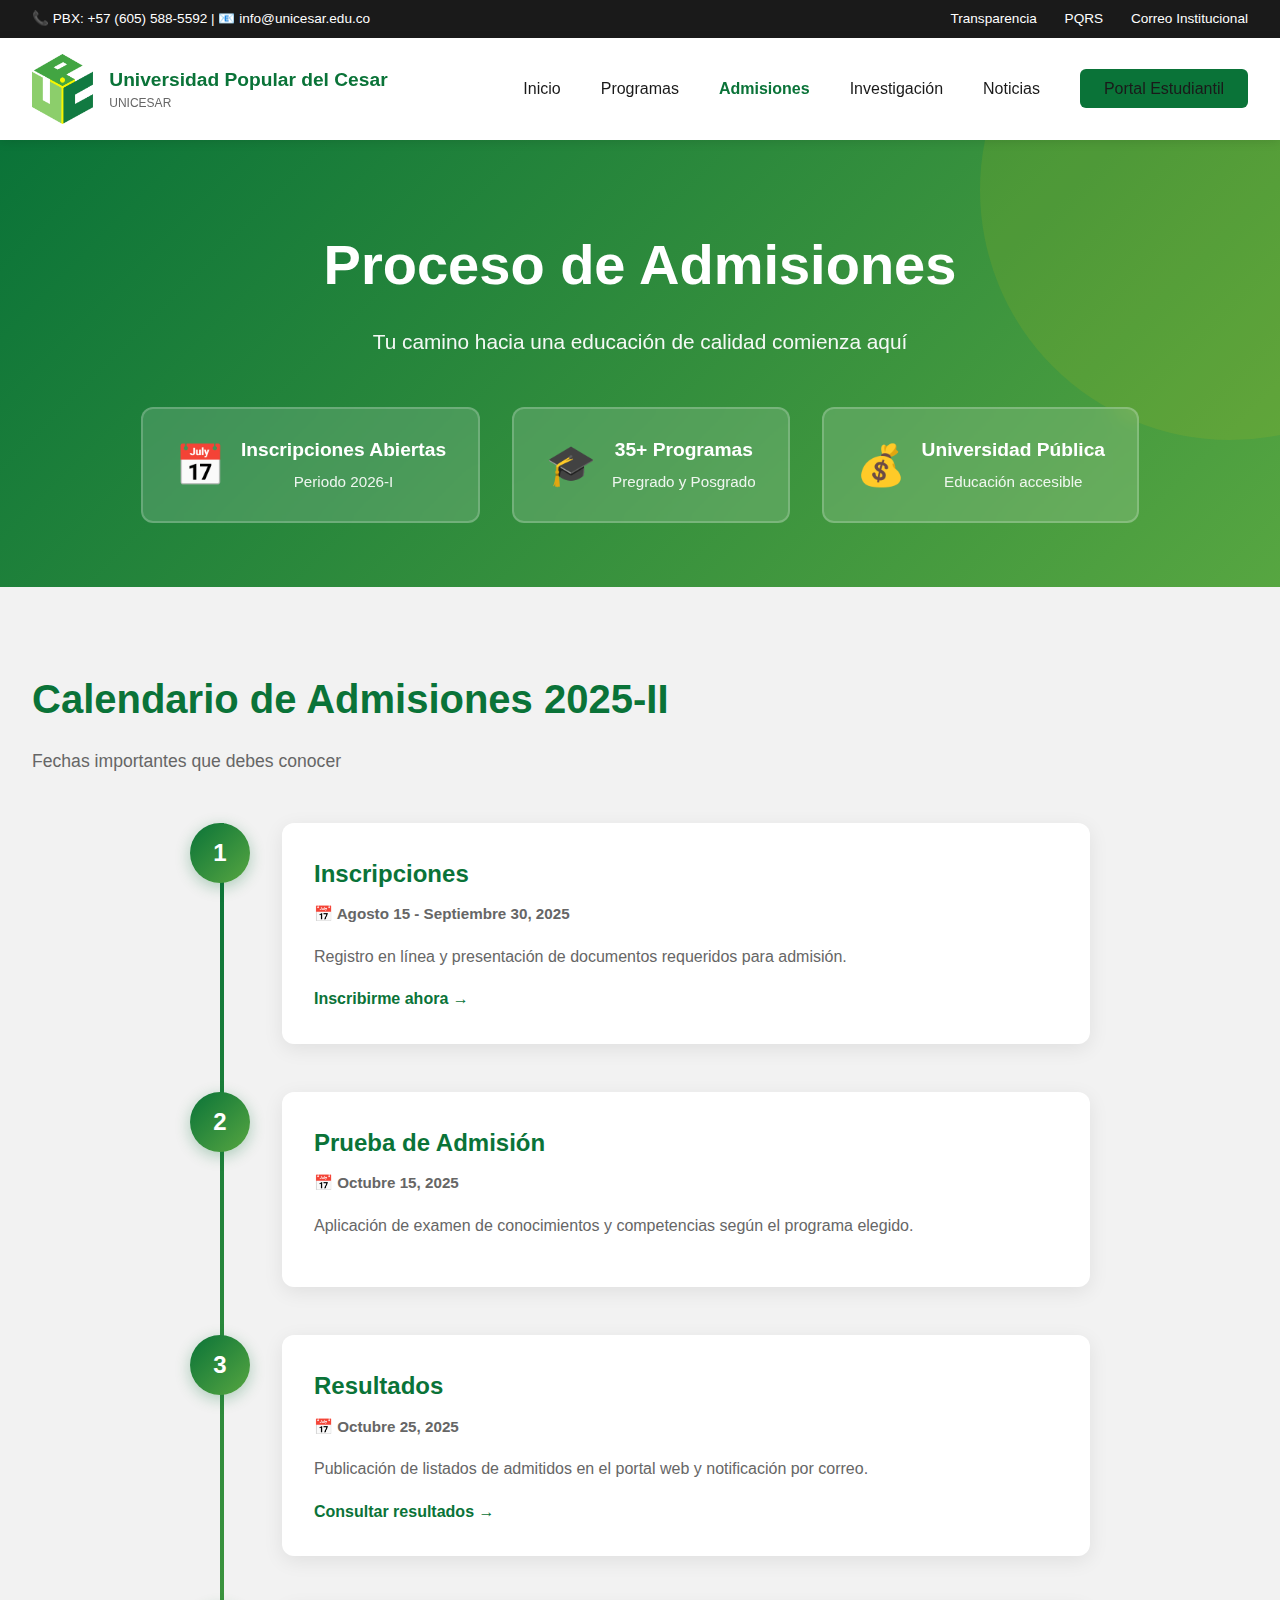
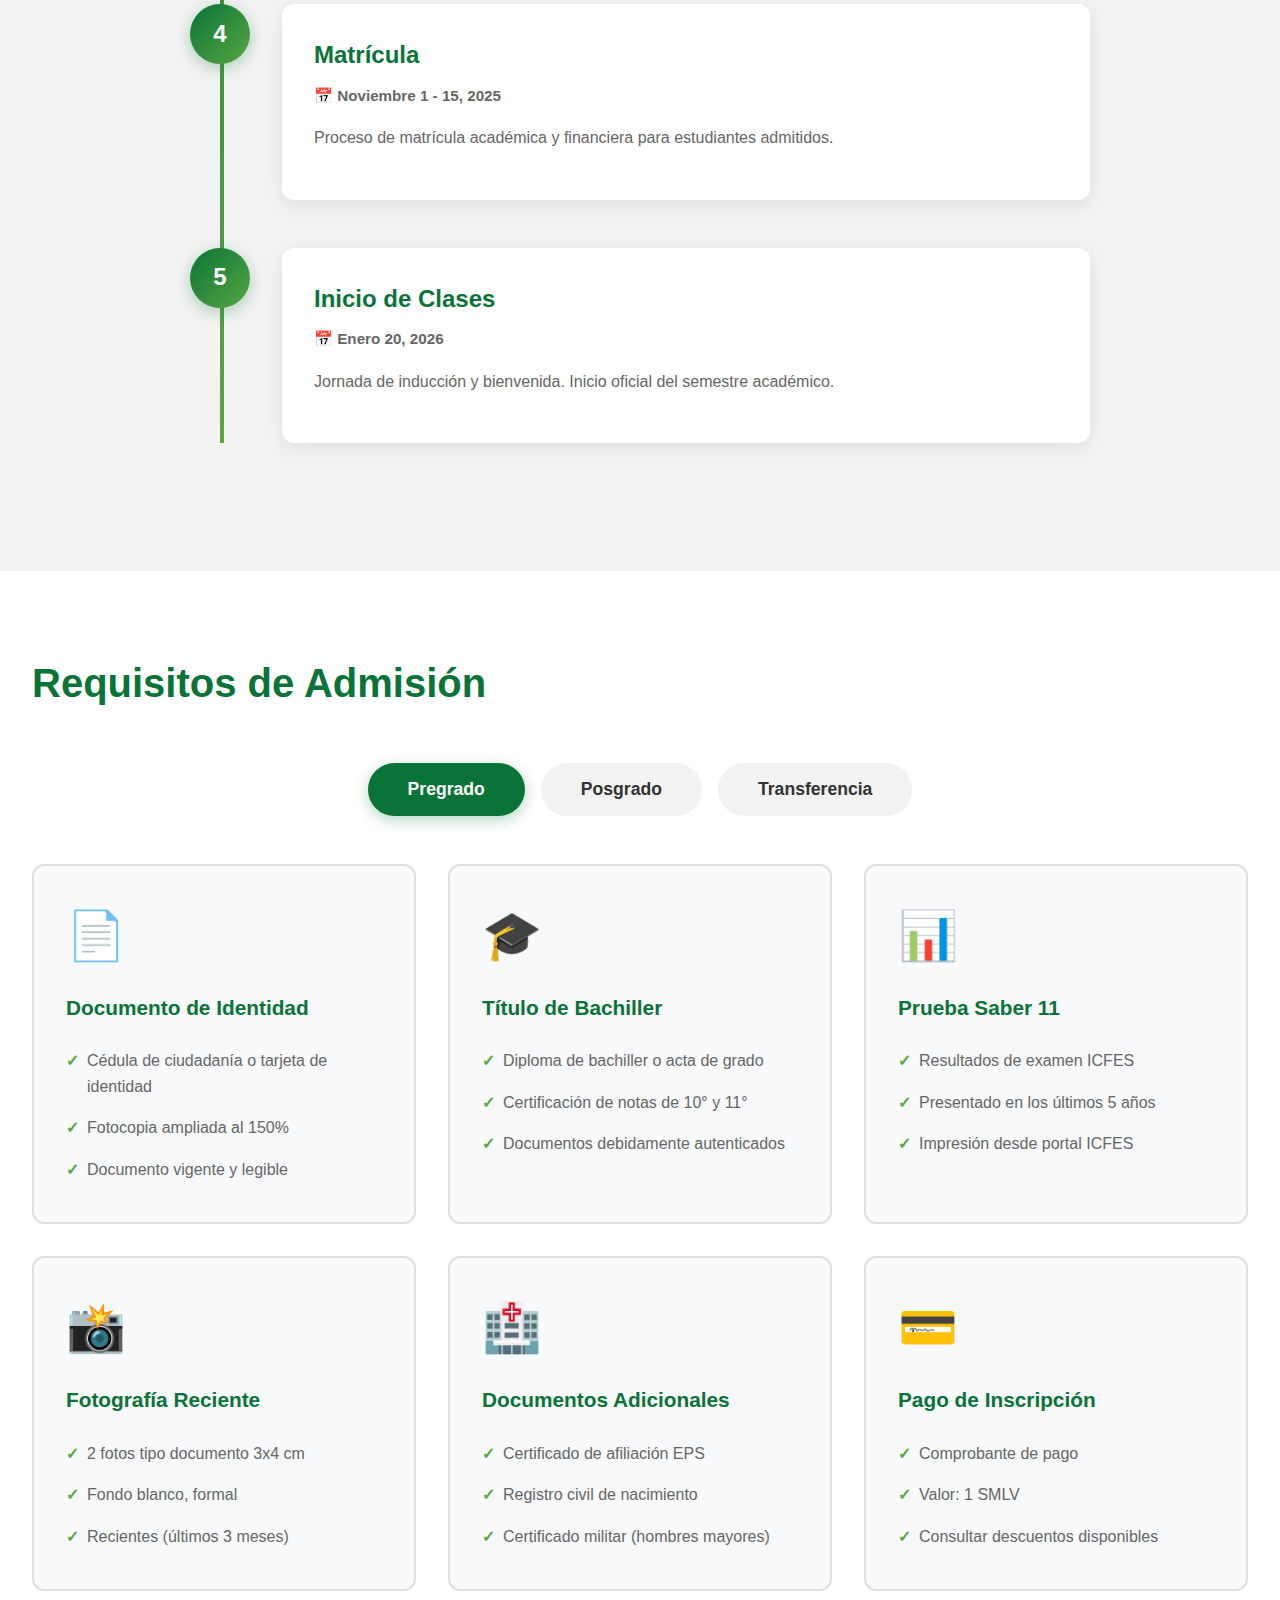
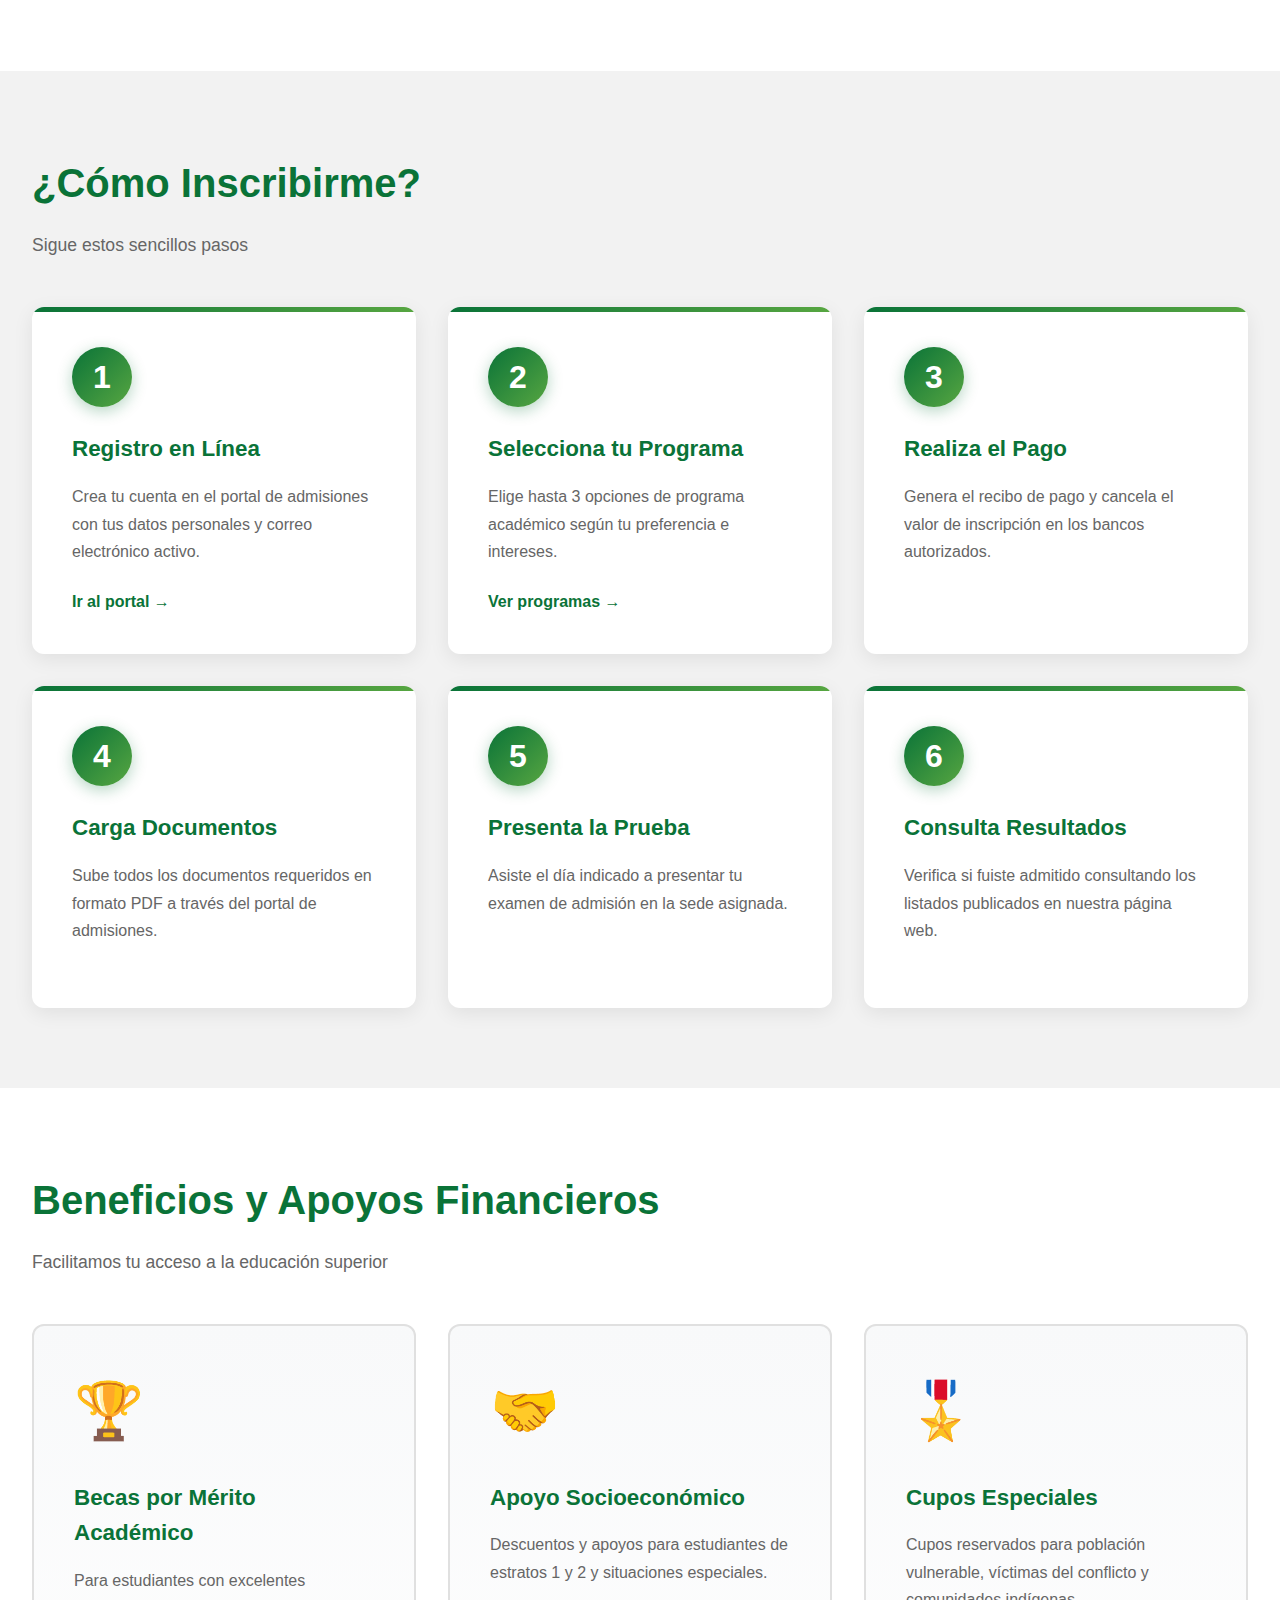
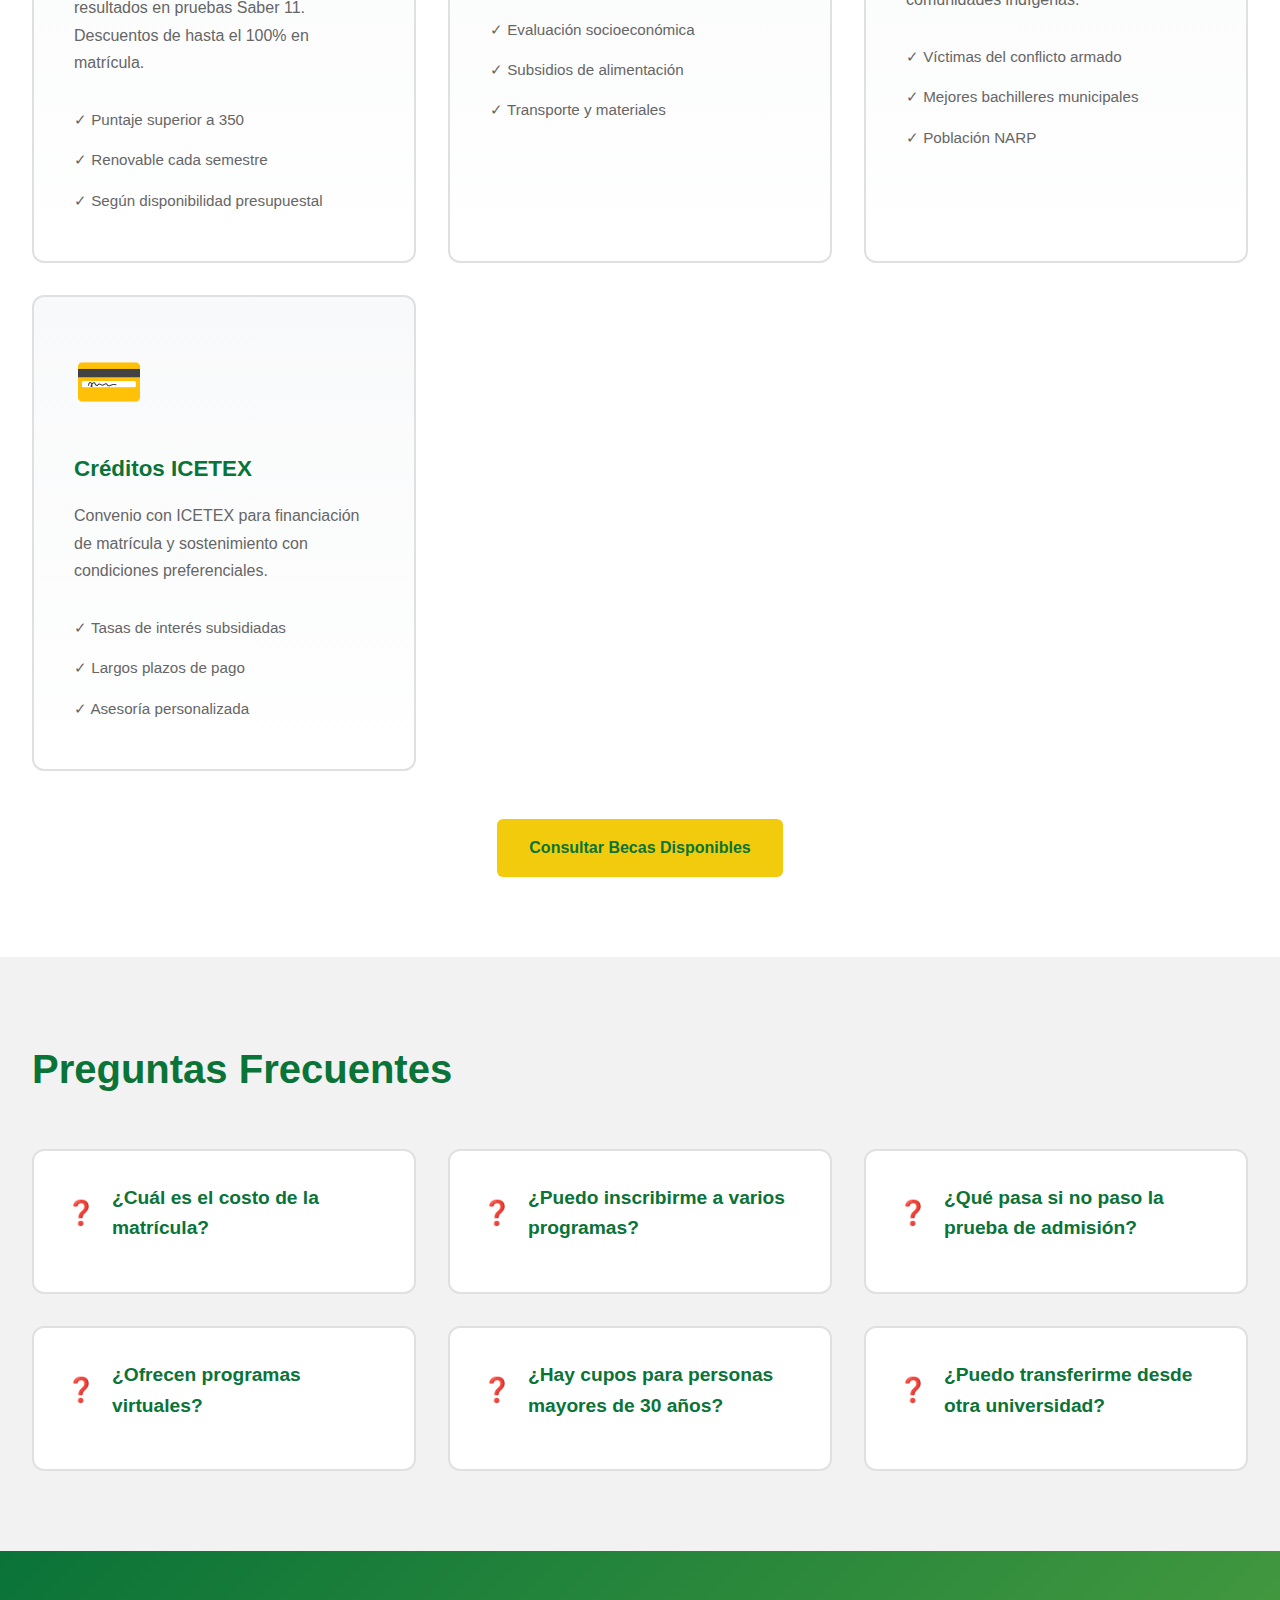
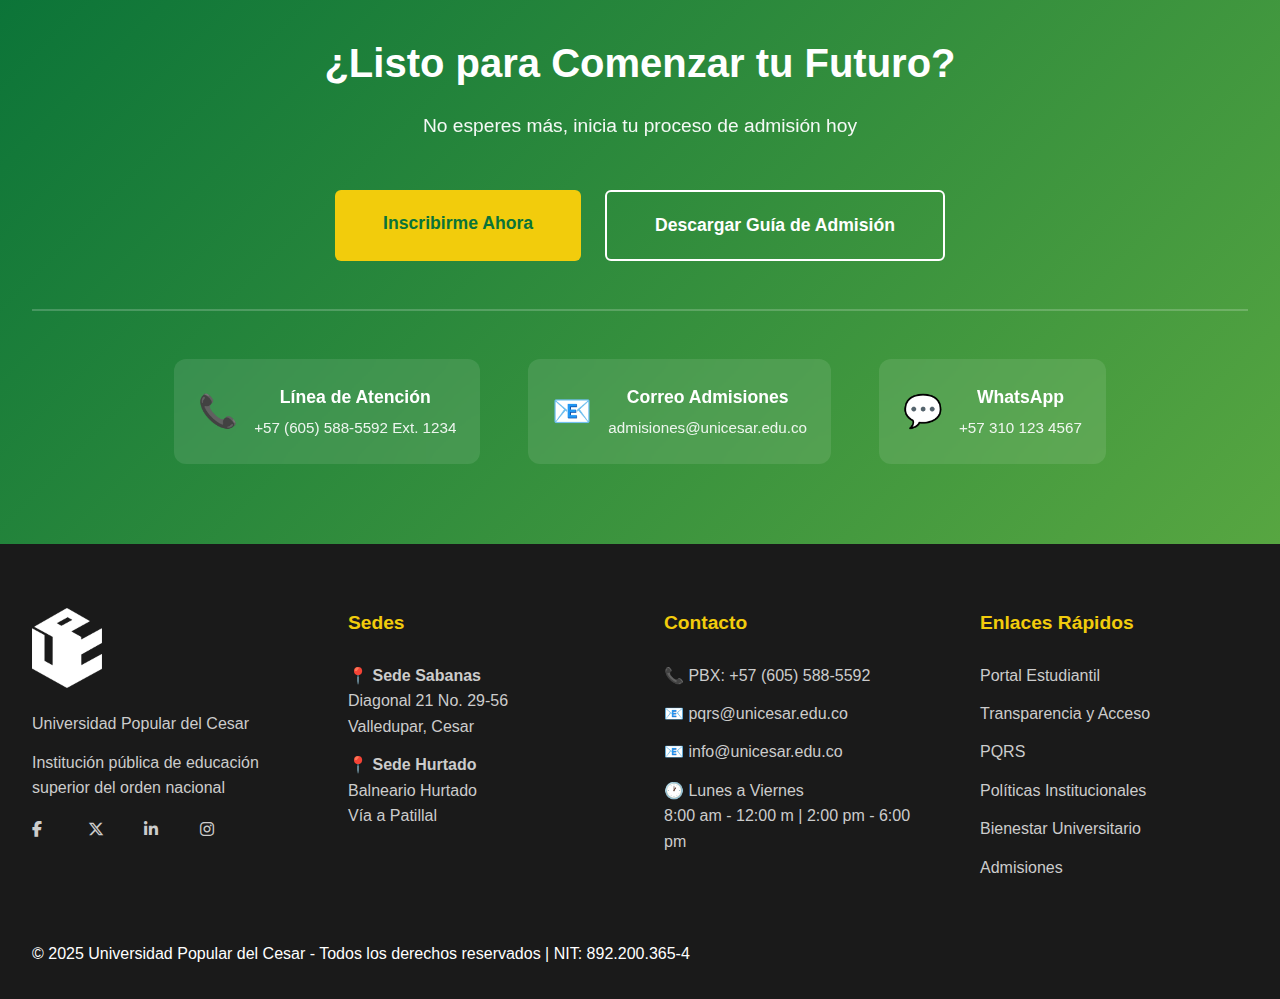
<file: admisiones.html>
<!DOCTYPE html>
<html lang="es">
<head>
    <meta charset="UTF-8">
    <meta name="viewport" content="width=device-width, initial-scale=1.0">
    <title>Admisiones - Universidad Popular del Cesar</title>
    <link rel="stylesheet" href="styles.css">
    <link rel="stylesheet" href="admisiones.css">
    <link
    rel="stylesheet"
    href="https://cdnjs.cloudflare.com/ajax/libs/font-awesome/6.5.0/css/all.min.css"
    referrerpolicy="no-referrer"
/>
</head>
<body>
    <!-- Top Header -->
    <div class="header-top">
        <div class="header-top-content">
            <div>📞 PBX: +57 (605) 588-5592 | 📧 info@unicesar.edu.co</div>
            <div class="header-top-links">
                <a href="#">Transparencia</a>
                <a href="#">PQRS</a>
                <a href="#">Correo Institucional</a>
            </div>
        </div>
    </div>

    <!-- Main Header -->
    <header>
        <nav>
            <div class="logo-container">
                <img src="img/logo.png" alt="Logo UNICESAR" class="logo-img">
                <div class="logo-text">
                    <h1>Universidad Popular del Cesar</h1>
                    <p>UNICESAR</p>
                </div>
            </div>
            <ul class="nav-menu">
                <li><a href="index.html">Inicio</a></li>
                <li><a href="programas.html">Programas</a></li>
                <li><a href="admisiones.html" style="color: #0A7338; font-weight: 700;">Admisiones</a></li>
                <li><a href="#investigacion">Investigación</a></li>
                <li><a href="noticias.html">Noticias</a></li>
                <li><a class="btn-portal" href="#">Portal Estudiantil</a></li>
            </ul>
        </nav>
    </header>

    <!-- Hero Admisiones -->
    <section class="admissions-hero">
        <div class="container">
            <h1>Proceso de Admisiones</h1>
            <p>Tu camino hacia una educación de calidad comienza aquí</p>
            <div class="hero-stats-admissions">
                <div class="stat-box">
                    <span class="stat-icon">📅</span>
                    <div>
                        <strong>Inscripciones Abiertas</strong>
                        <p>Periodo 2026-I</p>
                    </div>
                </div>
                <div class="stat-box">
                    <span class="stat-icon">🎓</span>
                    <div>
                        <strong>35+ Programas</strong>
                        <p>Pregrado y Posgrado</p>
                    </div>
                </div>
                <div class="stat-box">
                    <span class="stat-icon">💰</span>
                    <div>
                        <strong>Universidad Pública</strong>
                        <p>Educación accesible</p>
                    </div>
                </div>
            </div>
        </div>
    </section>

    <!-- Calendario de Admisiones -->
    <section class="admission-calendar">
        <div class="container">
            <h2 class="section-title">Calendario de Admisiones 2025-II</h2>
            <p class="section-subtitle">Fechas importantes que debes conocer</p>
            
            <div class="timeline">
                <div class="timeline-item">
                    <div class="timeline-marker">1</div>
                    <div class="timeline-content">
                        <h3>Inscripciones</h3>
                        <p class="timeline-date">📅 Agosto 15 - Septiembre 30, 2025</p>
                        <p>Registro en línea y presentación de documentos requeridos para admisión.</p>
                        <a href="#" class="timeline-link">Inscribirme ahora →</a>
                    </div>
                </div>

                <div class="timeline-item">
                    <div class="timeline-marker">2</div>
                    <div class="timeline-content">
                        <h3>Prueba de Admisión</h3>
                        <p class="timeline-date">📅 Octubre 15, 2025</p>
                        <p>Aplicación de examen de conocimientos y competencias según el programa elegido.</p>
                    </div>
                </div>

                <div class="timeline-item">
                    <div class="timeline-marker">3</div>
                    <div class="timeline-content">
                        <h3>Resultados</h3>
                        <p class="timeline-date">📅 Octubre 25, 2025</p>
                        <p>Publicación de listados de admitidos en el portal web y notificación por correo.</p>
                        <a href="#" class="timeline-link">Consultar resultados →</a>
                    </div>
                </div>

                <div class="timeline-item">
                    <div class="timeline-marker">4</div>
                    <div class="timeline-content">
                        <h3>Matrícula</h3>
                        <p class="timeline-date">📅 Noviembre 1 - 15, 2025</p>
                        <p>Proceso de matrícula académica y financiera para estudiantes admitidos.</p>
                    </div>
                </div>

                <div class="timeline-item">
                    <div class="timeline-marker">5</div>
                    <div class="timeline-content">
                        <h3>Inicio de Clases</h3>
                        <p class="timeline-date">📅 Enero 20, 2026</p>
                        <p>Jornada de inducción y bienvenida. Inicio oficial del semestre académico.</p>
                    </div>
                </div>
            </div>
        </div>
    </section>

    <!-- Requisitos de Admisión -->
    <section class="admission-requirements">
        <div class="container">
            <h2 class="section-title">Requisitos de Admisión</h2>
            
            <div class="requirements-tabs">
                <button class="req-tab active" data-level="pregrado">Pregrado</button>
                <button class="req-tab" data-level="posgrado">Posgrado</button>
                <button class="req-tab" data-level="transferencia">Transferencia</button>
            </div>

            <!-- Requisitos Pregrado -->
            <div class="requirements-content active" id="pregrado">
                <div class="requirements-grid">
                    <div class="requirement-card">
                        <div class="req-icon">📄</div>
                        <h3>Documento de Identidad</h3>
                        <ul>
                            <li>Cédula de ciudadanía o tarjeta de identidad</li>
                            <li>Fotocopia ampliada al 150%</li>
                            <li>Documento vigente y legible</li>
                        </ul>
                    </div>

                    <div class="requirement-card">
                        <div class="req-icon">🎓</div>
                        <h3>Título de Bachiller</h3>
                        <ul>
                            <li>Diploma de bachiller o acta de grado</li>
                            <li>Certificación de notas de 10° y 11°</li>
                            <li>Documentos debidamente autenticados</li>
                        </ul>
                    </div>

                    <div class="requirement-card">
                        <div class="req-icon">📊</div>
                        <h3>Prueba Saber 11</h3>
                        <ul>
                            <li>Resultados de examen ICFES</li>
                            <li>Presentado en los últimos 5 años</li>
                            <li>Impresión desde portal ICFES</li>
                        </ul>
                    </div>

                    <div class="requirement-card">
                        <div class="req-icon">📸</div>
                        <h3>Fotografía Reciente</h3>
                        <ul>
                            <li>2 fotos tipo documento 3x4 cm</li>
                            <li>Fondo blanco, formal</li>
                            <li>Recientes (últimos 3 meses)</li>
                        </ul>
                    </div>

                    <div class="requirement-card">
                        <div class="req-icon">🏥</div>
                        <h3>Documentos Adicionales</h3>
                        <ul>
                            <li>Certificado de afiliación EPS</li>
                            <li>Registro civil de nacimiento</li>
                            <li>Certificado militar (hombres mayores)</li>
                        </ul>
                    </div>

                    <div class="requirement-card">
                        <div class="req-icon">💳</div>
                        <h3>Pago de Inscripción</h3>
                        <ul>
                            <li>Comprobante de pago</li>
                            <li>Valor: 1 SMLV</li>
                            <li>Consultar descuentos disponibles</li>
                        </ul>
                    </div>
                </div>
            </div>

            <!-- Requisitos Posgrado -->
            <div class="requirements-content" id="posgrado">
                <div class="requirements-grid">
                    <div class="requirement-card">
                        <div class="req-icon">🎓</div>
                        <h3>Título Profesional</h3>
                        <ul>
                            <li>Diploma de pregrado</li>
                            <li>Acta de grado autenticada</li>
                            <li>Certificaciones académicas</li>
                        </ul>
                    </div>

                    <div class="requirement-card">
                        <div class="req-icon">📝</div>
                        <h3>Hoja de Vida</h3>
                        <ul>
                            <li>CV académico actualizado</li>
                            <li>Experiencia profesional</li>
                            <li>Referencias laborales</li>
                        </ul>
                    </div>

                    <div class="requirement-card">
                        <div class="req-icon">✍️</div>
                        <h3>Carta de Intención</h3>
                        <ul>
                            <li>Motivación para el programa</li>
                            <li>Objetivos académicos</li>
                            <li>Máximo 2 páginas</li>
                        </ul>
                    </div>

                    <div class="requirement-card">
                        <div class="req-icon">🗣️</div>
                        <h3>Entrevista</h3>
                        <ul>
                            <li>Entrevista con comité académico</li>
                            <li>Evaluación de perfil</li>
                            <li>Fecha según cronograma</li>
                        </ul>
                    </div>
                </div>
            </div>

            <!-- Requisitos Transferencia -->
            <div class="requirements-content" id="transferencia">
                <div class="requirements-grid">
                    <div class="requirement-card">
                        <div class="req-icon">📚</div>
                        <h3>Certificaciones Académicas</h3>
                        <ul>
                            <li>Calificaciones de semestres cursados</li>
                            <li>Programa de estudios (syllabus)</li>
                            <li>Documento de universidad origen</li>
                        </ul>
                    </div>

                    <div class="requirement-card">
                        <div class="req-icon">✅</div>
                        <h3>Paz y Salvo</h3>
                        <ul>
                            <li>Certificado de paz y salvo académico</li>
                            <li>Paz y salvo financiero</li>
                            <li>Universidad de origen</li>
                        </ul>
                    </div>

                    <div class="requirement-card">
                        <div class="req-icon">🔄</div>
                        <h3>Homologación</h3>
                        <ul>
                            <li>Solicitud de homologación</li>
                            <li>Contenidos programáticos</li>
                            <li>Evaluación por comité</li>
                        </ul>
                    </div>
                </div>
            </div>
        </div>
    </section>

    <!-- Pasos para Inscribirse -->
    <section class="enrollment-steps">
        <div class="container">
            <h2 class="section-title">¿Cómo Inscribirme?</h2>
            <p class="section-subtitle">Sigue estos sencillos pasos</p>

            <div class="steps-grid">
                <div class="step-card">
                    <div class="step-number">1</div>
                    <h3>Registro en Línea</h3>
                    <p>Crea tu cuenta en el portal de admisiones con tus datos personales y correo electrónico activo.</p>
                    <a href="#" class="step-link">Ir al portal →</a>
                </div>

                <div class="step-card">
                    <div class="step-number">2</div>
                    <h3>Selecciona tu Programa</h3>
                    <p>Elige hasta 3 opciones de programa académico según tu preferencia e intereses.</p>
                    <a href="programas.html" class="step-link">Ver programas →</a>
                </div>

                <div class="step-card">
                    <div class="step-number">3</div>
                    <h3>Realiza el Pago</h3>
                    <p>Genera el recibo de pago y cancela el valor de inscripción en los bancos autorizados.</p>
                </div>

                <div class="step-card">
                    <div class="step-number">4</div>
                    <h3>Carga Documentos</h3>
                    <p>Sube todos los documentos requeridos en formato PDF a través del portal de admisiones.</p>
                </div>

                <div class="step-card">
                    <div class="step-number">5</div>
                    <h3>Presenta la Prueba</h3>
                    <p>Asiste el día indicado a presentar tu examen de admisión en la sede asignada.</p>
                </div>

                <div class="step-card">
                    <div class="step-number">6</div>
                    <h3>Consulta Resultados</h3>
                    <p>Verifica si fuiste admitido consultando los listados publicados en nuestra página web.</p>
                </div>
            </div>
        </div>
    </section>

    <!-- Beneficios y Becas -->
    <section class="benefits-section">
        <div class="container">
            <h2 class="section-title">Beneficios y Apoyos Financieros</h2>
            <p class="section-subtitle">Facilitamos tu acceso a la educación superior</p>

            <div class="benefits-grid">
                <div class="benefit-card">
                    <div class="benefit-icon">🏆</div>
                    <h3>Becas por Mérito Académico</h3>
                    <p>Para estudiantes con excelentes resultados en pruebas Saber 11. Descuentos de hasta el 100% en matrícula.</p>
                    <ul class="benefit-list">
                        <li>✓ Puntaje superior a 350</li>
                        <li>✓ Renovable cada semestre</li>
                        <li>✓ Según disponibilidad presupuestal</li>
                    </ul>
                </div>

                <div class="benefit-card">
                    <div class="benefit-icon">🤝</div>
                    <h3>Apoyo Socioeconómico</h3>
                    <p>Descuentos y apoyos para estudiantes de estratos 1 y 2 y situaciones especiales.</p>
                    <ul class="benefit-list">
                        <li>✓ Evaluación socioeconómica</li>
                        <li>✓ Subsidios de alimentación</li>
                        <li>✓ Transporte y materiales</li>
                    </ul>
                </div>

                <div class="benefit-card">
                    <div class="benefit-icon">🎖️</div>
                    <h3>Cupos Especiales</h3>
                    <p>Cupos reservados para población vulnerable, víctimas del conflicto y comunidades indígenas.</p>
                    <ul class="benefit-list">
                        <li>✓ Víctimas del conflicto armado</li>
                        <li>✓ Mejores bachilleres municipales</li>
                        <li>✓ Población NARP</li>
                    </ul>
                </div>

                <div class="benefit-card">
                    <div class="benefit-icon">💳</div>
                    <h3>Créditos ICETEX</h3>
                    <p>Convenio con ICETEX para financiación de matrícula y sostenimiento con condiciones preferenciales.</p>
                    <ul class="benefit-list">
                        <li>✓ Tasas de interés subsidiadas</li>
                        <li>✓ Largos plazos de pago</li>
                        <li>✓ Asesoría personalizada</li>
                    </ul>
                </div>
            </div>

            <div style="text-align: center; margin-top: 3rem;">
                <a href="#" class="btn btn-primary">Consultar Becas Disponibles</a>
            </div>
        </div>
    </section>

    <!-- Preguntas Frecuentes -->
    <section class="faq-section">
        <div class="container">
            <h2 class="section-title">Preguntas Frecuentes</h2>
            
            <div class="faq-grid">
                <div class="faq-item">
                    <h3 class="faq-question">¿Cuál es el costo de la matrícula?</h3>
                    <p class="faq-answer">El costo varía según el estrato socioeconómico, desde $200.000 hasta $1.500.000 por semestre. Existen múltiples opciones de becas y apoyos financieros.</p>
                </div>

                <div class="faq-item">
                    <h3 class="faq-question">¿Puedo inscribirme a varios programas?</h3>
                    <p class="faq-answer">Sí, puedes seleccionar hasta 3 opciones de programa en orden de preferencia al momento de tu inscripción.</p>
                </div>

                <div class="faq-item">
                    <h3 class="faq-question">¿Qué pasa si no paso la prueba de admisión?</h3>
                    <p class="faq-answer">Puedes presentarte nuevamente en el siguiente periodo de admisiones. El proceso de inscripción es semestral.</p>
                </div>

                <div class="faq-item">
                    <h3 class="faq-question">¿Ofrecen programas virtuales?</h3>
                    <p class="faq-answer">Sí, contamos con programas en modalidad presencial, virtual y a distancia. Consulta la oferta académica disponible.</p>
                </div>

                <div class="faq-item">
                    <h3 class="faq-question">¿Hay cupos para personas mayores de 30 años?</h3>
                    <p class="faq-answer">Sí, no hay límite de edad para ingresar a la universidad. Valoramos la educación continua y el desarrollo profesional.</p>
                </div>

                <div class="faq-item">
                    <h3 class="faq-question">¿Puedo transferirme desde otra universidad?</h3>
                    <p class="faq-answer">Sí, aceptamos transferencias internas y externas. Debes cumplir requisitos adicionales y proceso de homologación.</p>
                </div>
            </div>
        </div>
    </section>

    <!-- CTA Final -->
    <section class="final-cta">
        <div class="container">
            <h2>¿Listo para Comenzar tu Futuro?</h2>
            <p>No esperes más, inicia tu proceso de admisión hoy</p>
            <div class="cta-buttons">
                <a href="#" class="btn btn-primary btn-large">Inscribirme Ahora</a>
                <a href="#" class="btn btn-secondary btn-large">Descargar Guía de Admisión</a>
            </div>
            <div class="contact-info-cta">
                <div class="contact-item">
                    <span class="contact-icon">📞</span>
                    <div>
                        <strong>Línea de Atención</strong>
                        <p>+57 (605) 588-5592 Ext. 1234</p>
                    </div>
                </div>
                <div class="contact-item">
                    <span class="contact-icon">📧</span>
                    <div>
                        <strong>Correo Admisiones</strong>
                        <p>admisiones@unicesar.edu.co</p>
                    </div>
                </div>
                <div class="contact-item">
                    <span class="contact-icon">💬</span>
                    <div>
                        <strong>WhatsApp</strong>
                        <p>+57 310 123 4567</p>
                    </div>
                </div>
            </div>
        </div>
    </section>

    <!-- Footer -->
    <footer>
        <div class="footer-content">
            <div class="footer-section">
                <img src="img/logo.png" alt="Logo UNICESAR" class="footer-logo-img">
                <p>Universidad Popular del Cesar</p>
                <p>Institución pública de educación superior del orden nacional</p>
                <div class="footer-social">
                <a href="#" class="social-icon facebook"><i class="fab fa-facebook-f"></i></a>
                <a href="#" class="social-icon twitter"><i class="fab fa-x-twitter"></i></a>
                <a href="#" class="social-icon linkedin"><i class="fab fa-linkedin-in"></i></a>
                <a href="#" class="social-icon instagram"><i class="fab fa-instagram"></i></a>
            </div>
            </div>
            <div class="footer-section">
                <h3>Sedes</h3>
                <p>📍 <strong>Sede Sabanas</strong><br>Diagonal 21 No. 29-56<br>Valledupar, Cesar</p>
                <p>📍 <strong>Sede Hurtado</strong><br>Balneario Hurtado<br>Vía a Patillal</p>
            </div>
            <div class="footer-section">
                <h3>Contacto</h3>
                <p>📞 PBX: +57 (605) 588-5592</p>
                <p>📧 pqrs@unicesar.edu.co</p>
                <p>📧 info@unicesar.edu.co</p>
                <p>🕐 Lunes a Viernes<br>8:00 am - 12:00 m | 2:00 pm - 6:00 pm</p>
            </div>
            <div class="footer-section">
                <h3>Enlaces Rápidos</h3>
                <a href="#">Portal Estudiantil</a>
                <a href="#">Transparencia y Acceso</a>
                <a href="#">PQRS</a>
                <a href="#">Políticas Institucionales</a>
                <a href="#">Bienestar Universitario</a>
                <a href="#">Admisiones</a>
            </div>
        </div>
        <div class="footer-bottom">
            <p>&copy; 2025 Universidad Popular del Cesar - Todos los derechos reservados | NIT: 892.200.365-4</p>
        </div>
    </footer>

    <script>
        // Tabs de requisitos
        const reqTabs = document.querySelectorAll('.req-tab');
        const reqContents = document.querySelectorAll('.requirements-content');

        reqTabs.forEach(tab => {
            tab.addEventListener('click', () => {
                reqTabs.forEach(t => t.classList.remove('active'));
                reqContents.forEach(c => c.classList.remove('active'));
                
                tab.classList.add('active');
                document.getElementById(tab.dataset.level).classList.add('active');
            });
        });

        // Acordeón FAQ
        const faqItems = document.querySelectorAll('.faq-item');
        faqItems.forEach(item => {
            item.addEventListener('click', () => {
                item.classList.toggle('active');
            });
        });
    </script>
</body>
</html>
</file>
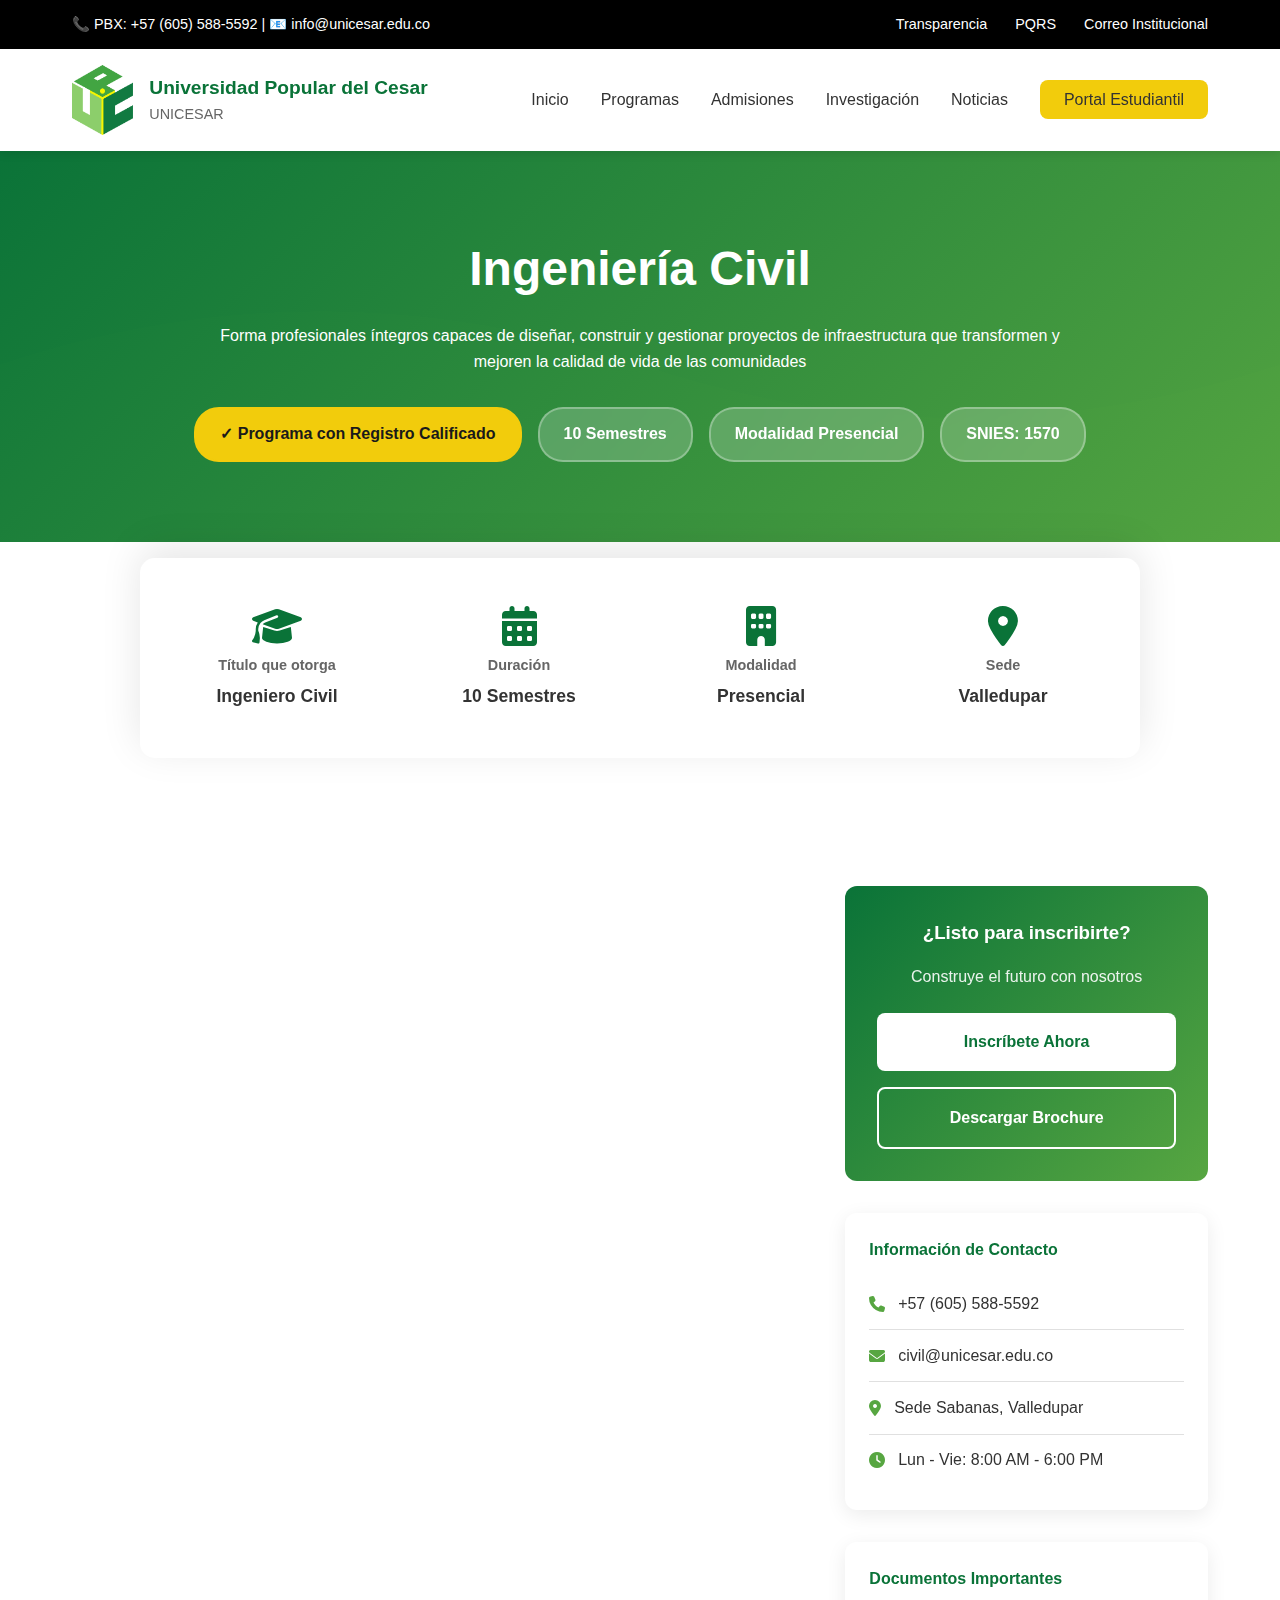
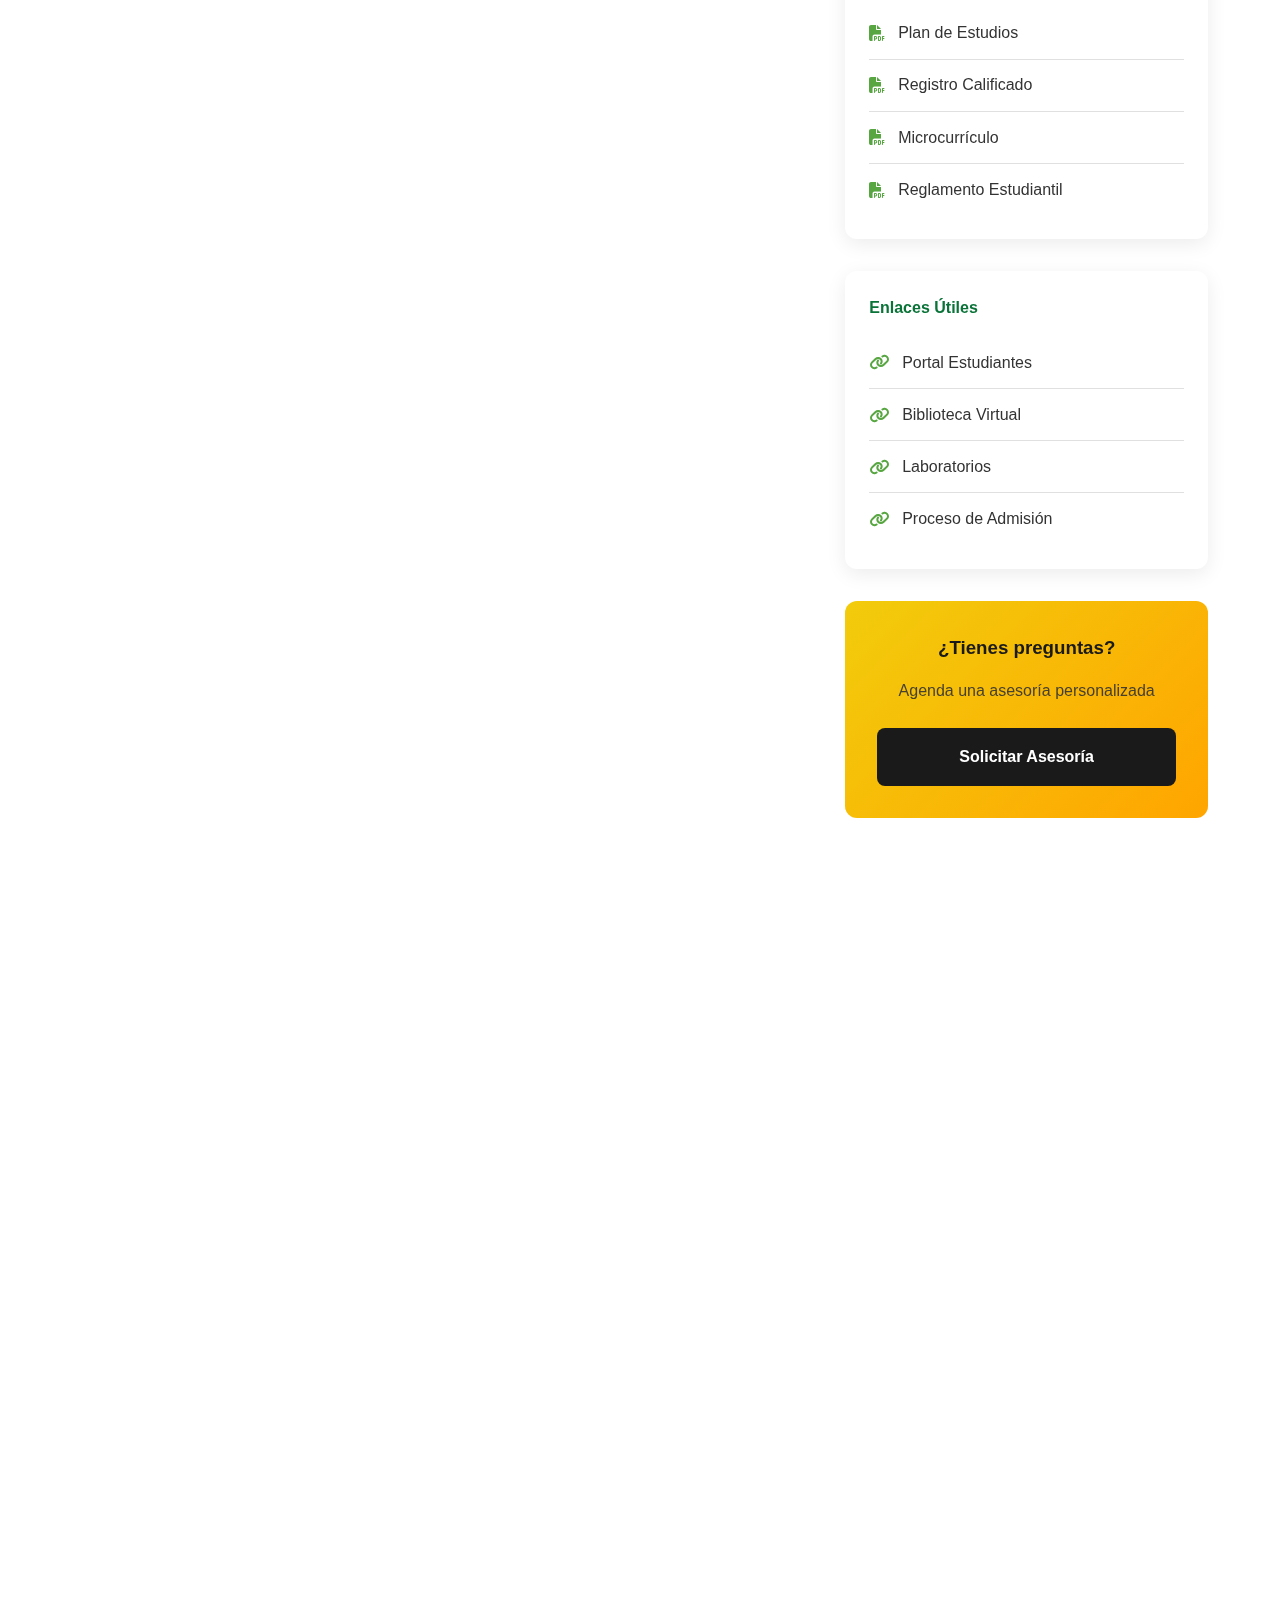
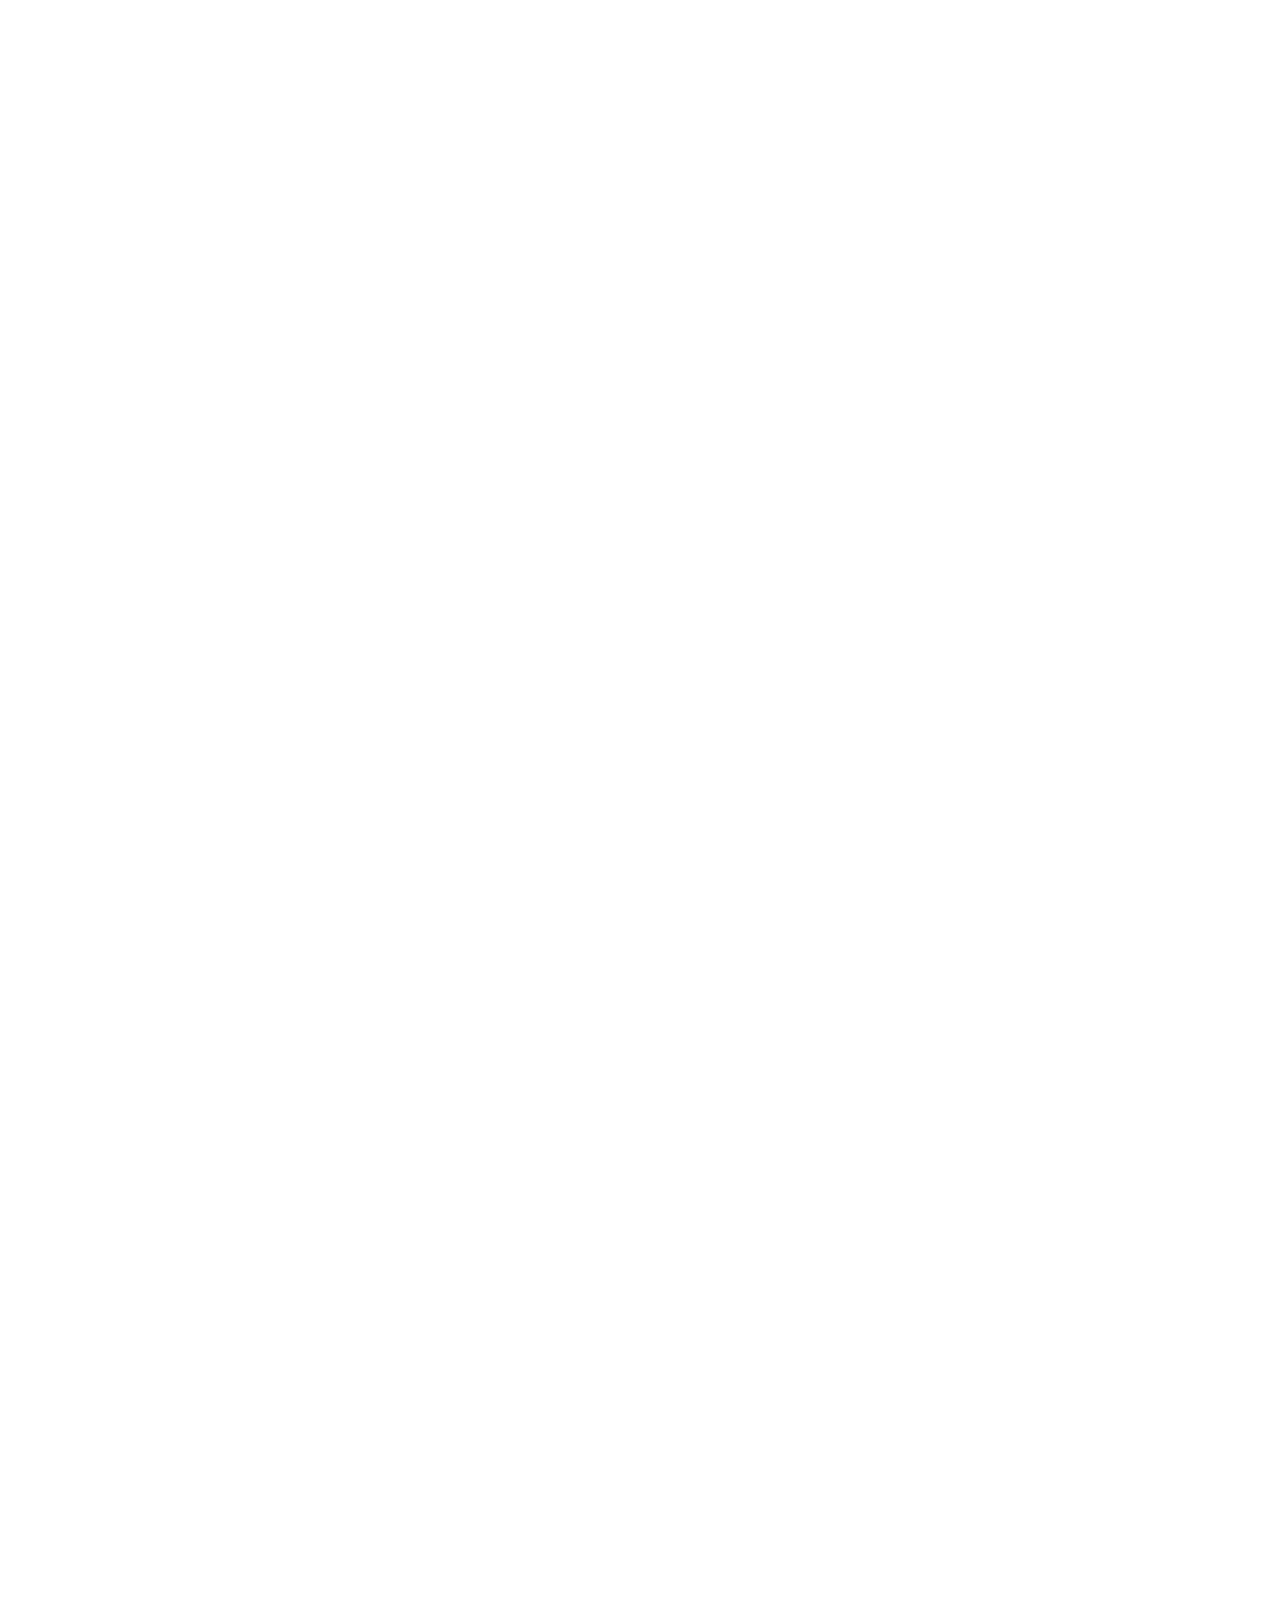
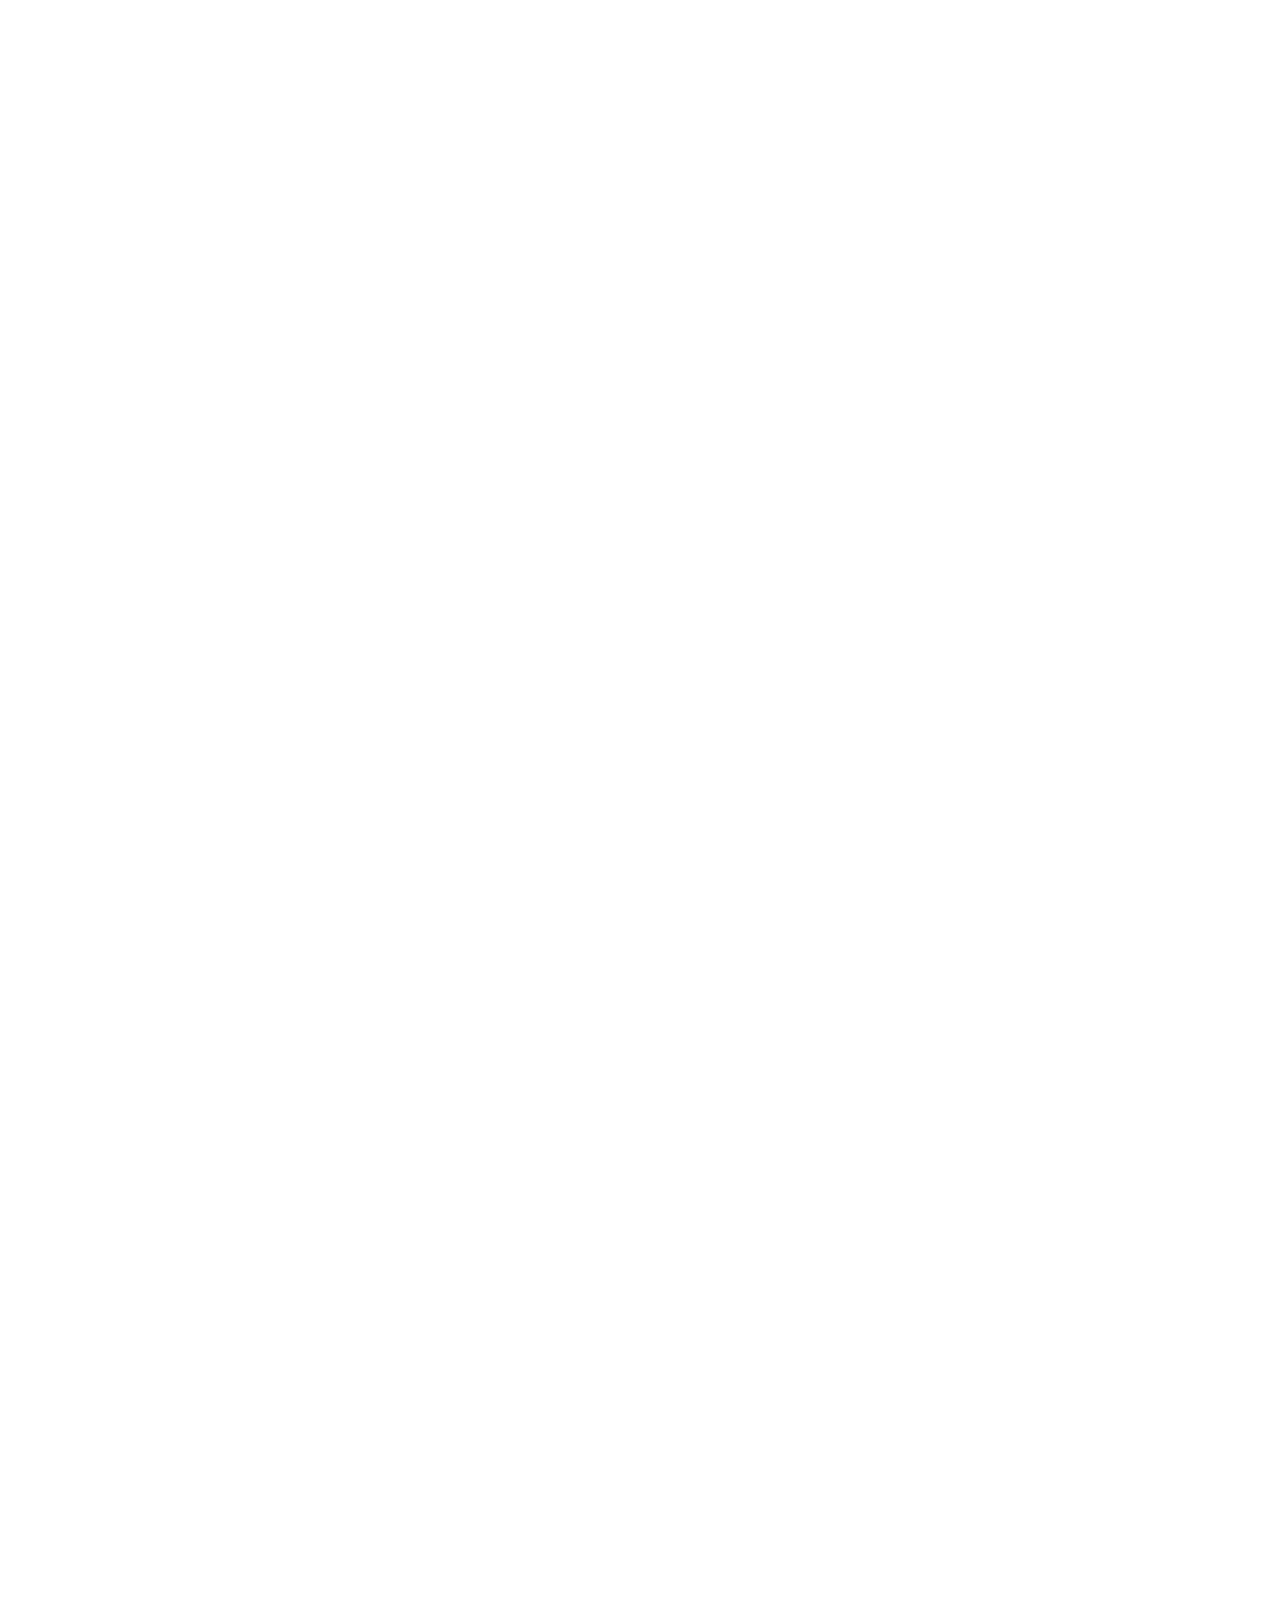
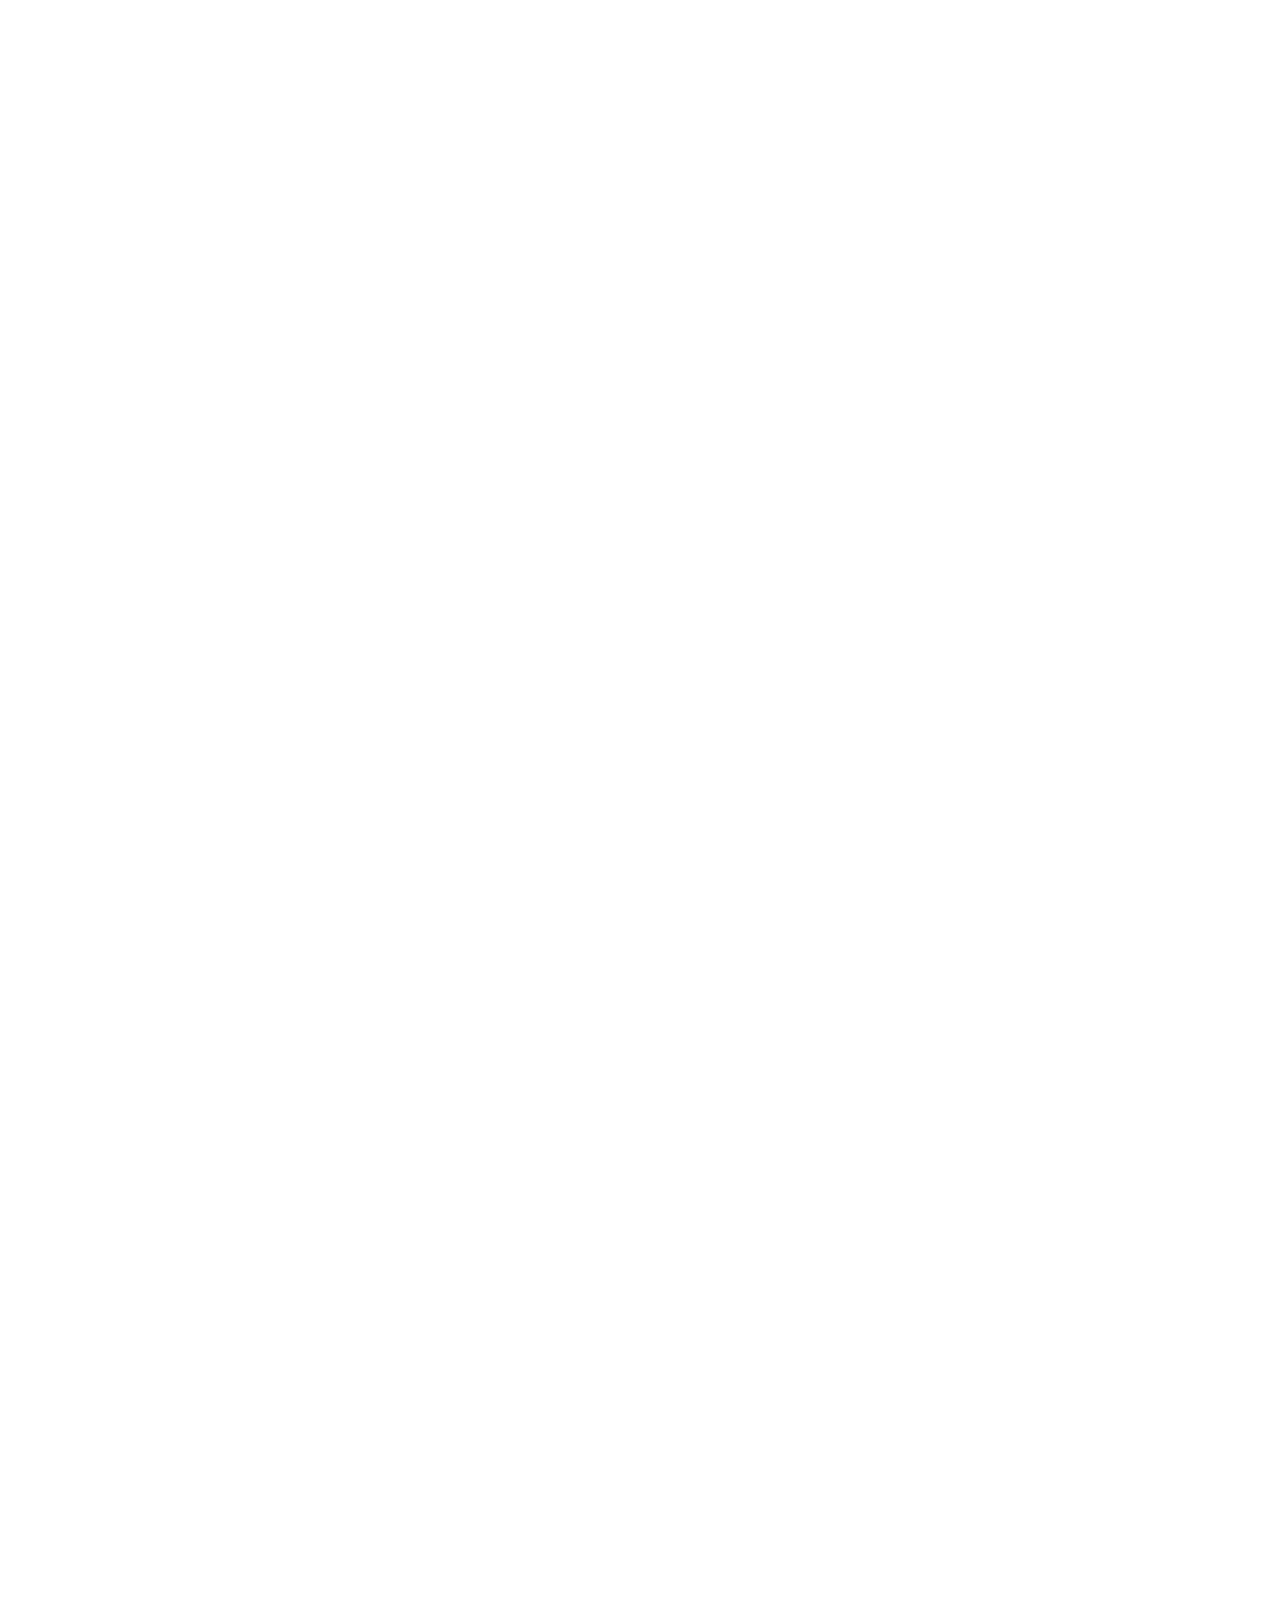
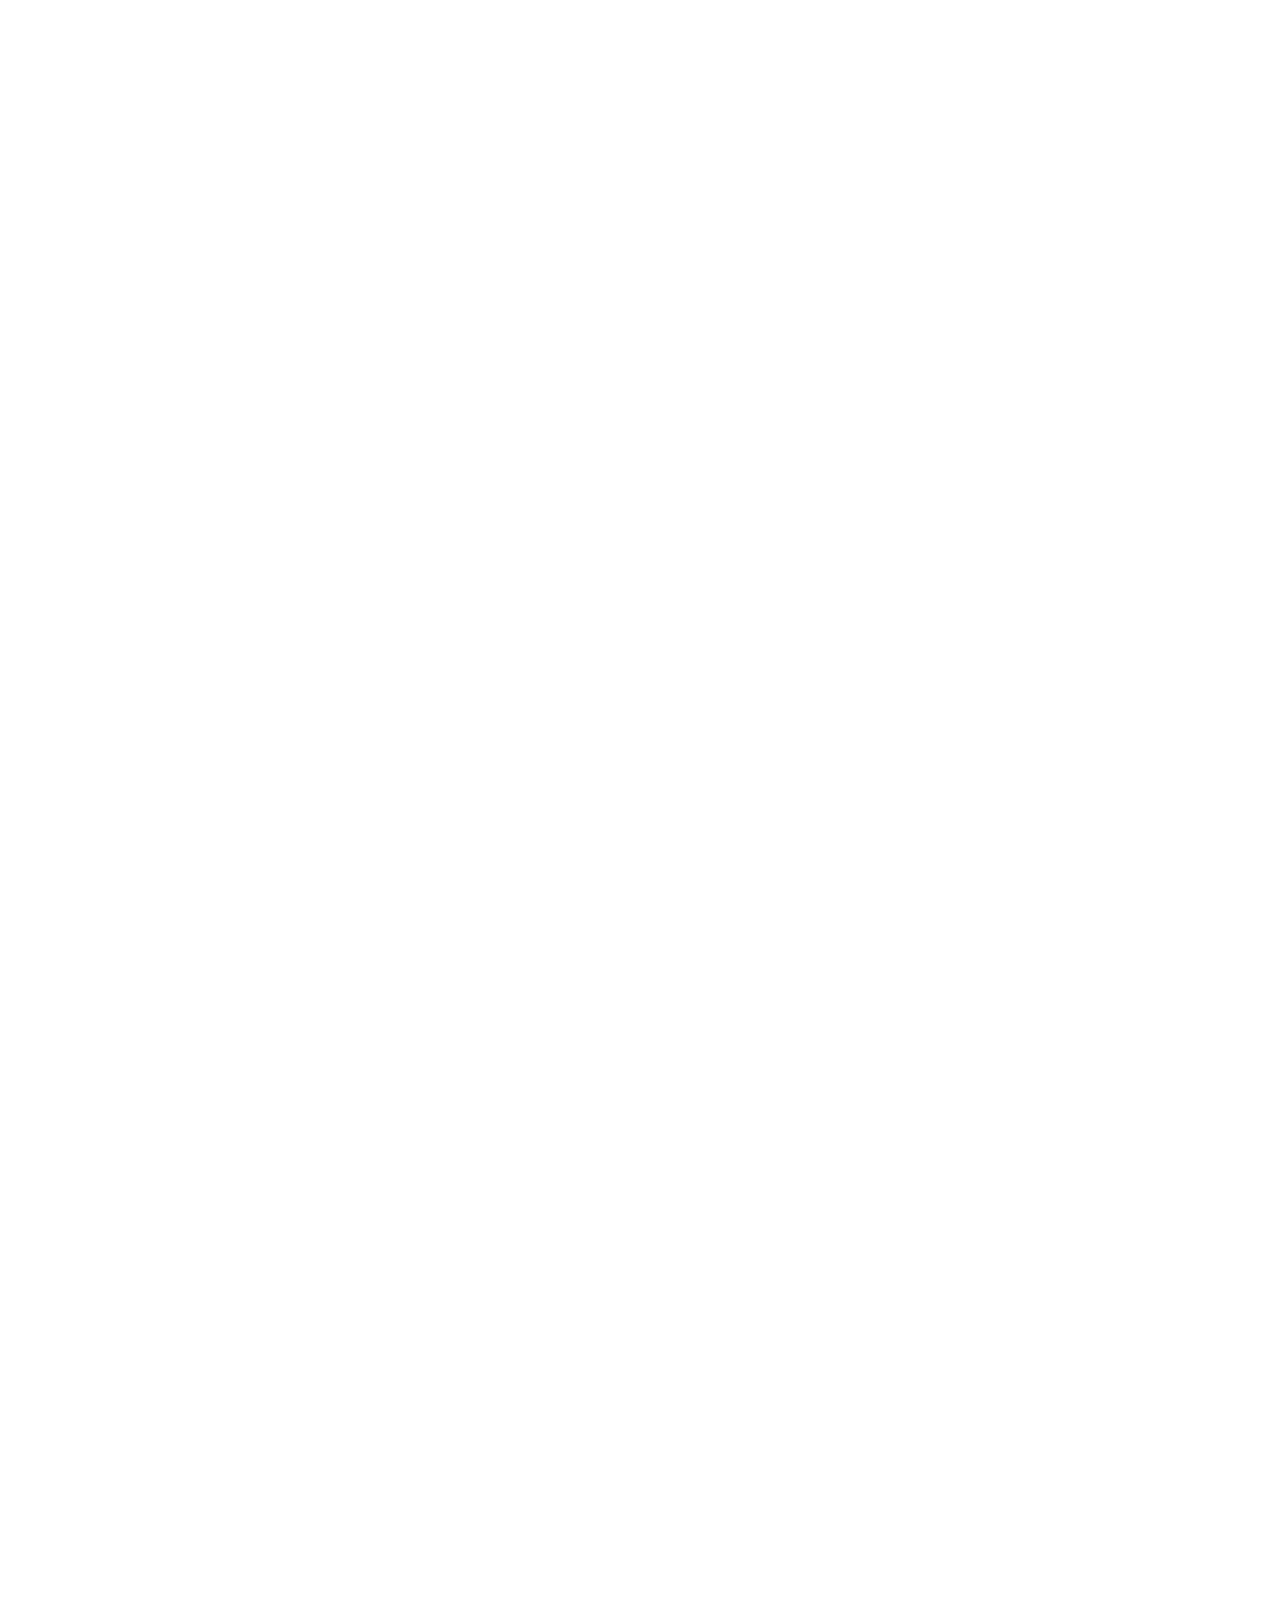
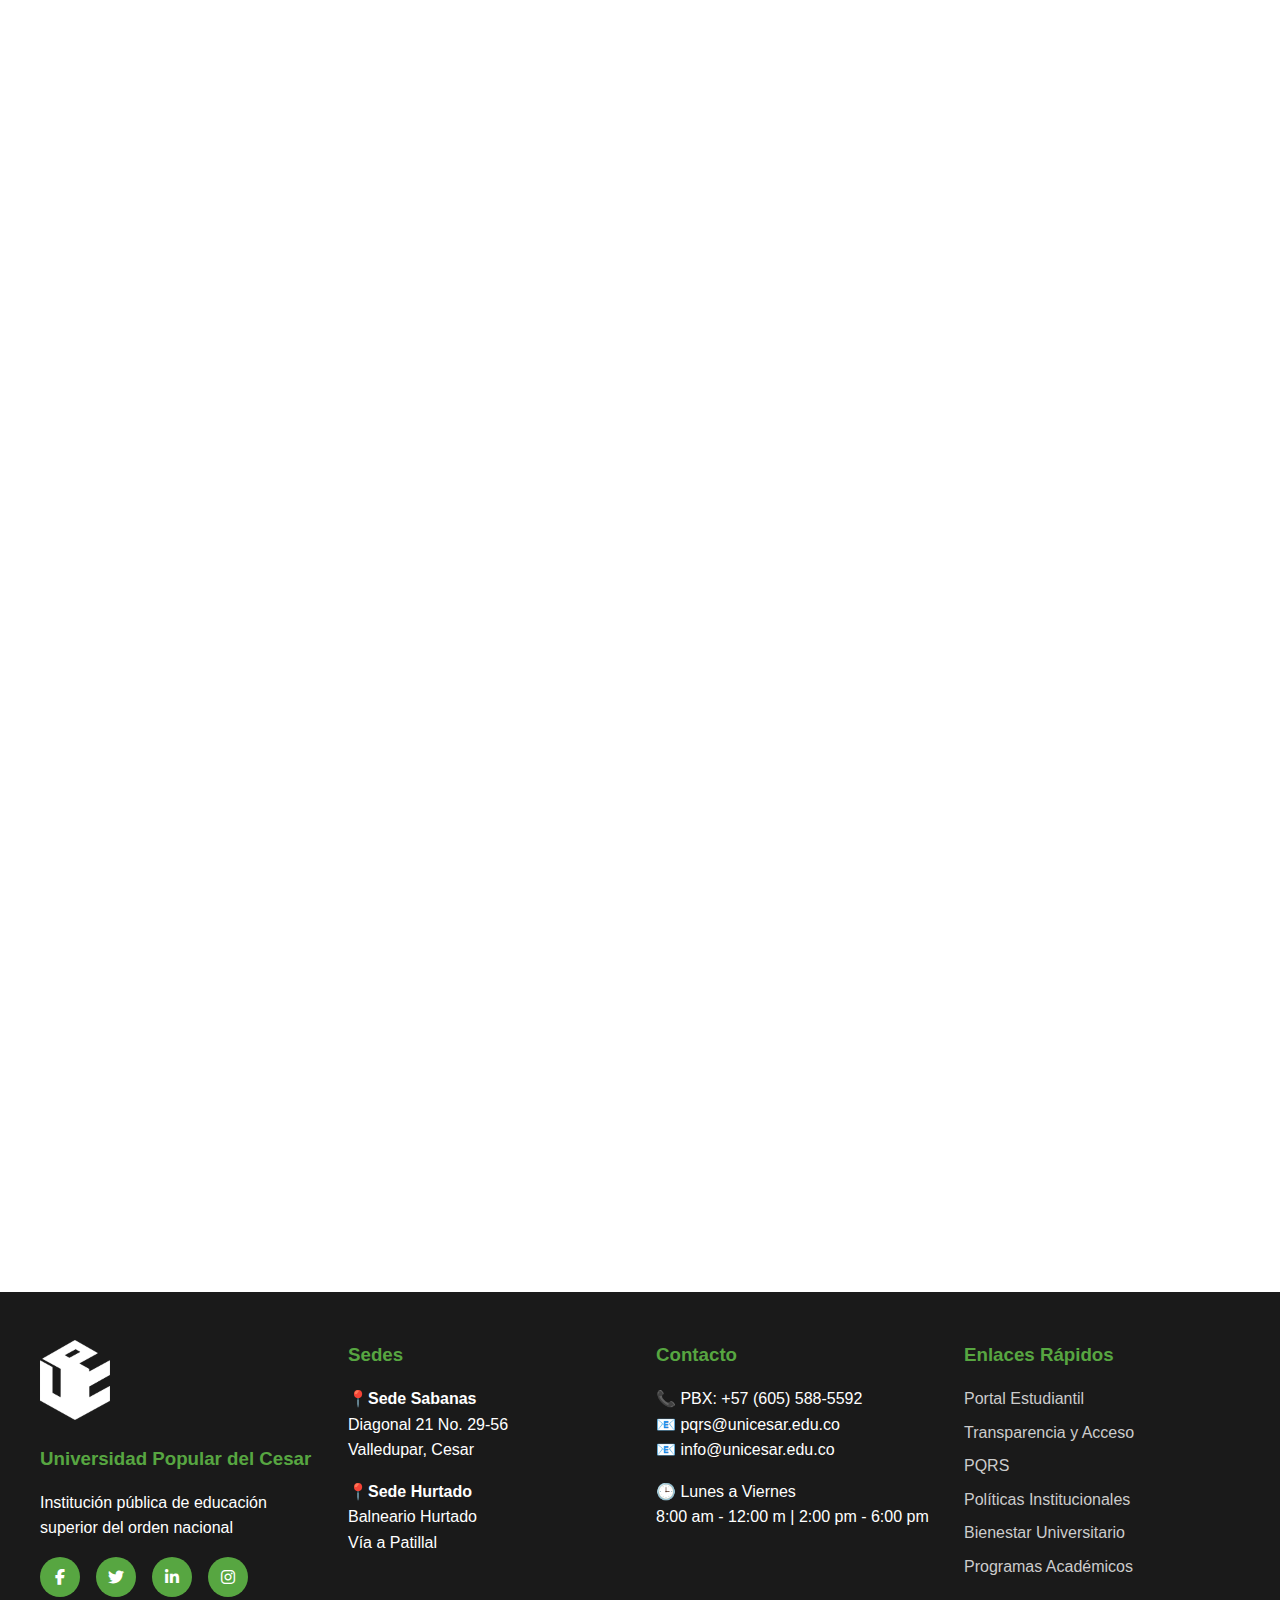
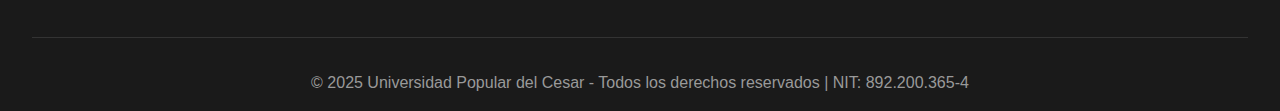
<file: ing-civil.html>
<!DOCTYPE html>
<html lang="es">
<head>
    <meta charset="UTF-8">
    <meta name="viewport" content="width=device-width, initial-scale=1.0">
    <title>Ingeniería Civil - Universidad Popular del Cesar</title>
    <link rel="stylesheet" href="https://cdnjs.cloudflare.com/ajax/libs/font-awesome/6.5.0/css/all.min.css">
    <style>
        * {
            margin: 0;
            padding: 0;
            box-sizing: border-box;
        }

        body {
            font-family: 'Segoe UI', Tahoma, Geneva, Verdana, sans-serif;
            line-height: 1.6;
            color: #333;
        }

        /* Header */
        .header-top {
            background: #000000;
            color: white;
            padding: 0.8rem 0;
            font-size: 0.9rem;
        }

        .header-top-content {
            max-width: 1200px;
            margin: 0 auto;
            padding: 0 2rem;
            display: flex;
            justify-content: space-between;
            align-items: center;
        }

        .header-top-links a {
            color: white;
            text-decoration: none;
            margin-left: 1.5rem;
        }

        header {
            background: white;
            box-shadow: 0 2px 10px rgba(0,0,0,0.1);
            position: sticky;
            top: 0;
            z-index: 1000;
        }

        nav {
            max-width: 1200px;
            margin: 0 auto;
            padding: 1rem 2rem;
            display: flex;
            justify-content: space-between;
            align-items: center;
        }

        .logo-container {
            display: flex;
            align-items: center;
            gap: 1rem;
        }

        .logo-text h1 {
            font-size: 1.2rem;
            color: #0A7338;
        }

        .logo-text p {
            font-size: 0.9rem;
            color: #666;
        }

        .logo-img {
        height: 70px;
        width: auto;
        }

        .nav-menu {
            display: flex;
            list-style: none;
            gap: 2rem;
            align-items: center;
        }

        .nav-menu a {
            text-decoration: none;
            color: #333;
            font-weight: 500;
            transition: color 0.3s;
        }

        .nav-menu a:hover {
            color: #0A7338;
        }

        .btn-portal {
            background: #F2CC0C;
            color: #1a1a1a;
            padding: 0.7rem 1.5rem;
            border-radius: 8px;
            font-weight: 600;
        }

        /* Hero Section */
        .hero {
            background: linear-gradient(135deg, rgba(10, 115, 56, 0.95), rgba(87, 166, 65, 0.95)),
                        url('data:image/svg+xml,<svg xmlns="http://www.w3.org/2000/svg" viewBox="0 0 1200 400"><rect fill="%230A7338" width="1200" height="400"/><path fill="%2357A641" opacity="0.3" d="M0,200 Q300,100 600,200 T1200,200 L1200,400 L0,400 Z"/></svg>');
            background-size: cover;
            color: white;
            padding: 5rem 2rem 3rem;
            text-align: center;
        }

        .hero-content {
            max-width: 900px;
            margin: 0 auto;
        }

        .hero h1 {
            font-size: 3rem;
            margin-bottom: 1rem;
            font-weight: 700;
        }

        .hero-badges {
            display: flex;
            gap: 1rem;
            justify-content: center;
            margin: 2rem 0;
            flex-wrap: wrap;
        }

        .badge {
            background: rgba(255,255,255,0.2);
            backdrop-filter: blur(10px);
            padding: 0.8rem 1.5rem;
            border-radius: 25px;
            font-weight: 600;
            border: 2px solid rgba(255,255,255,0.3);
        }

        .badge.highlight {
            background: #F2CC0C;
            color: #1a1a1a;
            border-color: #F2CC0C;
        }

        /* Quick Info */
        .quick-info {
            background: white;
            box-shadow: 0 -10px 40px rgba(0,0,0,0.1);
            border-radius: 15px;
            max-width: 1000px;
            margin: -3rem auto 0;
            position: relative;
            z-index: 10;
            padding: 2rem;
            display: grid;
            grid-template-columns: repeat(auto-fit, minmax(200px, 1fr));
            gap: 2rem;
        }

        .info-box {
            text-align: center;
            padding: 1rem;
        }

        .info-box i {
            font-size: 2.5rem;
            color: #0A7338;
            margin-bottom: 0.5rem;
        }

        .info-box h3 {
            font-size: 0.9rem;
            color: #666;
            margin-bottom: 0.3rem;
        }

        .info-box p {
            font-size: 1.1rem;
            color: #333;
            font-weight: 600;
        }

        /* Main Content */
        .container {
            max-width: 1200px;
            margin: 0 auto;
            padding: 4rem 2rem;
        }

        .section {
            margin-bottom: 4rem;
        }

        .section h2 {
            font-size: 2rem;
            color: #0A7338;
            margin-bottom: 1.5rem;
            display: flex;
            align-items: center;
            gap: 1rem;
        }

        .section h2 i {
            font-size: 1.8rem;
        }

        .section-content {
            background: white;
            padding: 2rem;
            border-radius: 12px;
            box-shadow: 0 5px 20px rgba(0,0,0,0.08);
        }

        /* Two Column Layout */
        .two-column {
            display: grid;
            grid-template-columns: 2fr 1fr;
            gap: 3rem;
        }

        /* Perfil Boxes */
        .perfil-grid {
            display: grid;
            grid-template-columns: repeat(auto-fit, minmax(250px, 1fr));
            gap: 1.5rem;
            margin-top: 1rem;
        }

        .perfil-box {
            background: #F8F9FA;
            padding: 1.5rem;
            border-radius: 10px;
            border-left: 4px solid #0A7338;
        }

        .perfil-box h4 {
            color: #0A7338;
            margin-bottom: 0.8rem;
            display: flex;
            align-items: center;
            gap: 0.5rem;
        }

        .perfil-box ul {
            list-style: none;
            padding-left: 0;
        }

        .perfil-box li {
            padding: 0.5rem 0;
            padding-left: 1.5rem;
            position: relative;
        }

        .perfil-box li:before {
            content: "✓";
            position: absolute;
            left: 0;
            color: #57A641;
            font-weight: bold;
        }

        /* Plan de Estudios */
        .semestre {
            background: white;
            border: 2px solid #e0e0e0;
            border-radius: 10px;
            padding: 1.5rem;
            margin-bottom: 1.5rem;
        }

        .semestre h4 {
            color: #0A7338;
            font-size: 1.2rem;
            margin-bottom: 1rem;
            padding-bottom: 0.5rem;
            border-bottom: 2px solid #57A641;
        }

        .materias-grid {
            display: grid;
            grid-template-columns: repeat(auto-fill, minmax(200px, 1fr));
            gap: 0.8rem;
        }

        .materia {
            background: #F8F9FA;
            padding: 0.8rem;
            border-radius: 6px;
            font-size: 0.9rem;
            transition: all 0.3s;
        }

        .materia:hover {
            background: #0A7338;
            color: white;
            transform: translateX(5px);
        }

        /* Sidebar */
        .sidebar {
            position: sticky;
            top: 100px;
        }

        .cta-box {
            background: linear-gradient(135deg, #0A7338, #57A641);
            color: white;
            padding: 2rem;
            border-radius: 12px;
            text-align: center;
            margin-bottom: 2rem;
        }

        .cta-box h3 {
            margin-bottom: 1rem;
        }

        .cta-box p {
            margin-bottom: 1.5rem;
            opacity: 0.9;
        }

        .btn {
            display: inline-block;
            padding: 1rem 2rem;
            background: white;
            color: #0A7338;
            text-decoration: none;
            border-radius: 8px;
            font-weight: 600;
            transition: all 0.3s;
            border: none;
            cursor: pointer;
            width: 100%;
            text-align: center;
        }

        .btn:hover {
            transform: translateY(-2px);
            box-shadow: 0 5px 15px rgba(0,0,0,0.2);
        }

        .btn-secondary {
            background: transparent;
            color: white;
            border: 2px solid white;
            margin-top: 1rem;
        }

        .btn-secondary:hover {
            background: white;
            color: #0A7338;
        }

        .info-list {
            background: white;
            padding: 1.5rem;
            border-radius: 12px;
            box-shadow: 0 5px 20px rgba(0,0,0,0.08);
        }

        .info-list h4 {
            color: #0A7338;
            margin-bottom: 1rem;
        }

        .info-list ul {
            list-style: none;
            padding: 0;
        }

        .info-list li {
            padding: 0.8rem 0;
            border-bottom: 1px solid #e0e0e0;
            display: flex;
            align-items: center;
            gap: 0.8rem;
        }

        .info-list li:last-child {
            border-bottom: none;
        }

        .info-list i {
            color: #57A641;
        }

        /* Research Grid */
        .research-grid {
            display: grid;
            grid-template-columns: repeat(auto-fit, minmax(280px, 1fr));
            gap: 1.5rem;
        }

        .research-card {
            background: white;
            border: 2px solid #e0e0e0;
            border-radius: 10px;
            padding: 1.5rem;
            transition: all 0.3s;
        }

        .research-card:hover {
            border-color: #0A7338;
            box-shadow: 0 8px 25px rgba(10, 115, 56, 0.15);
            transform: translateY(-5px);
        }

        .research-card h4 {
            color: #0A7338;
            margin-bottom: 0.8rem;
        }

        .research-card p {
            color: #666;
            font-size: 0.95rem;
        }

        /* Footer */
        footer {
            background: #1a1a1a;
            color: white;
            padding: 3rem 2rem 1rem;
        }

        .footer-content {
            max-width: 1200px;
            margin: 0 auto;
            display: grid;
            grid-template-columns: repeat(auto-fit, minmax(250px, 1fr));
            gap: 2rem;
            margin-bottom: 2rem;
        }

        .footer-section h3 {
            color: #57A641;
            margin-bottom: 1rem;
        }

        .footer-section a {
            color: #ccc;
            text-decoration: none;
            display: block;
            margin-bottom: 0.5rem;
        }

        .footer-section a:hover {
            color: white;
        }

        .footer-bottom {
            text-align: center;
            padding-top: 2rem;
            border-top: 1px solid #333;
            color: #999;
        }

        .footer-logo-img {
        height: 80px;
        width: auto;
        margin-bottom: 1rem;
        filter: brightness(0) invert(1);
        }

        /* Responsive */
        @media (max-width: 768px) {
            .hero h1 {
                font-size: 2rem;
            }

            .two-column {
                grid-template-columns: 1fr;
            }

            .quick-info {
                grid-template-columns: 1fr;
                margin: -2rem 1rem 0;
            }

            .nav-menu {
                flex-direction: column;
                gap: 1rem;
            }

            .materias-grid {
                grid-template-columns: 1fr;
            }

            .sidebar {
                position: static;
            }
        }

        /* Animaciones */
        @keyframes fadeInUp {
            from {
                opacity: 0;
                transform: translateY(30px);
            }
            to {
                opacity: 1;
                transform: translateY(0);
            }
        }

        .section {
            animation: fadeInUp 0.6s ease;
        }
    </style>
</head>
<body>
    <!-- Top Header -->
    <div class="header-top">
        <div class="header-top-content">
            <div>📞 PBX: +57 (605) 588-5592 | 📧 info@unicesar.edu.co</div>
            <div class="header-top-links">
                <a href="#">Transparencia</a>
                <a href="#">PQRS</a>
                <a href="#">Correo Institucional</a>
            </div>
        </div>
    </div>

    <!-- Main Header -->
    <header>
        <nav>
            <div class="logo-container">
                <img src="img/logo.png" alt="Logo UNICESAR" class="logo-img">
                <div class="logo-text">
                    <h1>Universidad Popular del Cesar</h1>
                    <p>UNICESAR</p>
                </div>
            </div>
            <ul class="nav-menu">
                <li><a href="index.html">Inicio</a></li>
                <li><a href="programas.html">Programas</a></li>
                <li><a href="admisiones.html">Admisiones</a></li>
                <li><a href="investigacion.html">Investigación</a></li>
                <li><a href="noticias.html">Noticias</a></li>
                <li><a class="btn-portal" href="#">Portal Estudiantil</a></li>
            </ul>
        </nav>
    </header>

    <!-- Hero Section -->
    <section class="hero">
        <div class="hero-content">
            <h1>Ingeniería Civil</h1>
            <p>Forma profesionales íntegros capaces de diseñar, construir y gestionar proyectos de infraestructura que transformen y mejoren la calidad de vida de las comunidades</p>
            <div class="hero-badges">
                <span class="badge highlight">✓ Programa con Registro Calificado</span>
                <span class="badge">10 Semestres</span>
                <span class="badge">Modalidad Presencial</span>
                <span class="badge">SNIES: 1570</span>
            </div>
        </div>
    </section>

    <!-- Quick Info -->
    <div class="container">
        <div class="quick-info">
            <div class="info-box">
                <i class="fas fa-graduation-cap"></i>
                <h3>Título que otorga</h3>
                <p>Ingeniero Civil</p>
            </div>
            <div class="info-box">
                <i class="fas fa-calendar-alt"></i>
                <h3>Duración</h3>
                <p>10 Semestres</p>
            </div>
            <div class="info-box">
                <i class="fas fa-building"></i>
                <h3>Modalidad</h3>
                <p>Presencial</p>
            </div>
            <div class="info-box">
                <i class="fas fa-map-marker-alt"></i>
                <h3>Sede</h3>
                <p>Valledupar</p>
            </div>
        </div>
    </div>

    <!-- Main Content -->
    <div class="container">
        <div class="two-column">
            <div>
                <!-- Presentación -->
                <section class="section">
                    <h2><i class="fas fa-info-circle"></i> Presentación del Programa</h2>
                    <div class="section-content">
                        <p style="margin-bottom: 1rem;">El programa de Ingeniería Civil de la Universidad Popular del Cesar forma profesionales con sólidas competencias técnicas, científicas y éticas, capaces de planificar, diseñar, construir, operar y mantener obras de infraestructura que contribuyan al desarrollo sostenible de la región y el país.</p>
                        
                        <p style="margin-bottom: 1rem;">Nuestros estudiantes desarrollan habilidades en áreas como estructuras, geotecnia, hidráulica, vías y transporte, construcción, gestión de proyectos y sostenibilidad ambiental, preparándolos para liderar proyectos que impacten positivamente en la sociedad.</p>

                        <p>El programa cuenta con laboratorios especializados, docentes altamente calificados, convenios con empresas del sector constructor y oportunidades de prácticas en obras reales desde los primeros semestres.</p>
                    </div>
                </section>

                <!-- Objetivo -->
                <section class="section">
                    <h2><i class="fas fa-bullseye"></i> Objetivo del Programa</h2>
                    <div class="section-content">
                        <p>Formar ingenieros civiles integrales con capacidad para planificar, diseñar, construir y administrar proyectos de infraestructura, aplicando conocimientos científicos y tecnológicos con responsabilidad social, ética profesional y compromiso con el desarrollo sostenible, aportando soluciones innovadoras a las necesidades de la región Caribe y el país.</p>
                    </div>
                </section>

                <!-- Perfiles -->
                <section class="section">
                    <h2><i class="fas fa-user-graduate"></i> Perfiles</h2>
                    
                    <div class="perfil-grid">
                        <div class="perfil-box">
                            <h4><i class="fas fa-arrow-right"></i> Perfil de Ingreso</h4>
                            <ul>
                                <li>Interés por la construcción y obras</li>
                                <li>Habilidades matemáticas y físicas</li>
                                <li>Capacidad de análisis espacial</li>
                                <li>Pensamiento lógico y estructurado</li>
                                <li>Creatividad e innovación</li>
                                <li>Liderazgo y trabajo en equipo</li>
                                <li>Compromiso social y ambiental</li>
                            </ul>
                        </div>

                        <div class="perfil-box">
                            <h4><i class="fas fa-check-circle"></i> Perfil de Egreso</h4>
                            <ul>
                                <li>Diseñar estructuras seguras y eficientes</li>
                                <li>Planificar y ejecutar obras civiles</li>
                                <li>Gestionar proyectos de construcción</li>
                                <li>Realizar estudios geotécnicos</li>
                                <li>Diseñar sistemas hidráulicos</li>
                                <li>Proyectar vías y obras de transporte</li>
                                <li>Evaluar impactos ambientales</li>
                                <li>Aplicar BIM y nuevas tecnologías</li>
                            </ul>
                        </div>

                        <div class="perfil-box">
                            <h4><i class="fas fa-briefcase"></i> Perfil Ocupacional</h4>
                            <ul>
                                <li>Ingeniero de diseño estructural</li>
                                <li>Director de obra</li>
                                <li>Gerente de proyectos</li>
                                <li>Consultor en infraestructura</li>
                                <li>Interventor de obras</li>
                                <li>Especialista en geotecnia</li>
                                <li>Diseñador de vías</li>
                                <li>Emprendedor constructor</li>
                            </ul>
                        </div>
                    </div>
                </section>

                <!-- Plan de Estudios -->
                <section class="section">
                    <h2><i class="fas fa-book"></i> Plan de Estudios</h2>
                    
                    <div class="semestre">
                        <h4>Primer Semestre</h4>
                        <div class="materias-grid">
                            <div class="materia">Cálculo Diferencial</div>
                            <div class="materia">Álgebra Lineal</div>
                            <div class="materia">Química General</div>
                            <div class="materia">Dibujo de Ingeniería</div>
                            <div class="materia">Introducción a la Ingeniería Civil</div>
                            <div class="materia">Competencias Comunicativas</div>
                        </div>
                    </div>

                    <div class="semestre">
                        <h4>Segundo Semestre</h4>
                        <div class="materias-grid">
                            <div class="materia">Cálculo Integral</div>
                            <div class="materia">Física Mecánica</div>
                            <div class="materia">Topografía I</div>
                            <div class="materia">Materiales de Construcción</div>
                            <div class="materia">Programación Aplicada</div>
                            <div class="materia">Constitución Política</div>
                        </div>
                    </div>

                    <div class="semestre">
                        <h4>Tercer Semestre</h4>
                        <div class="materias-grid">
                            <div class="materia">Cálculo Multivariable</div>
                            <div class="materia">Física de Fluidos</div>
                            <div class="materia">Estática</div>
                            <div class="materia">Topografía II</div>
                            <div class="materia">Geología Aplicada</div>
                            <div class="materia">Probabilidad y Estadística</div>
                        </div>
                    </div>

                    <div class="semestre">
                        <h4>Cuarto Semestre</h4>
                        <div class="materias-grid">
                            <div class="materia">Ecuaciones Diferenciales</div>
                            <div class="materia">Mecánica de Materiales</div>
                            <div class="materia">Mecánica de Fluidos</div>
                            <div class="materia">Mecánica de Suelos I</div>
                            <div class="materia">Vías I</div>
                            <div class="materia">Electiva Humanística I</div>
                        </div>
                    </div>

                    <div class="semestre">
                        <h4>Quinto Semestre</h4>
                        <div class="materias-grid">
                            <div class="materia">Análisis Estructural I</div>
                            <div class="materia">Hidráulica</div>
                            <div class="materia">Mecánica de Suelos II</div>
                            <div class="materia">Vías II</div>
                            <div class="materia">Costos y Presupuestos</div>
                            <div class="materia">Métodos Numéricos</div>
                        </div>
                    </div>

                    <div class="semestre">
                        <h4>Sexto Semestre</h4>
                        <div class="materias-grid">
                            <div class="materia">Análisis Estructural II</div>
                            <div class="materia">Diseño en Concreto I</div>
                            <div class="materia">Hidrología</div>
                            <div class="materia">Fundaciones</div>
                            <div class="materia">Administración de Obras</div>
                            <div class="materia">Electiva Humanística II</div>
                        </div>
                    </div>

                    <div class="semestre">
                        <h4>Séptimo Semestre</h4>
                        <div class="materias-grid">
                            <div class="materia">Diseño en Concreto II</div>
                            <div class="materia">Diseño en Acero</div>
                            <div class="materia">Acueductos y Alcantarillados</div>
                            <div class="materia">Pavimentos</div>
                            <div class="materia">Ingeniería Sísmica</div>
                            <div class="materia">Gestión Ambiental</div>
                        </div>
                    </div>

                    <div class="semestre">
                        <h4>Octavo Semestre</h4>
                        <div class="materias-grid">
                            <div class="materia">Puentes</div>
                            <div class="materia">Obras Hidráulicas</div>
                            <div class="materia">Ingeniería de Tránsito</div>
                            <div class="materia">Gerencia de Proyectos</div>
                            <div class="materia">BIM y Modelado 3D</div>
                            <div class="materia">Electiva Técnica I</div>
                        </div>
                    </div>

                    <div class="semestre">
                        <h4>Noveno Semestre</h4>
                        <div class="materias-grid">
                            <div class="materia">Evaluación de Proyectos</div>
                            <div class="materia">Práctica Empresarial</div>
                            <div class="materia">Electiva Técnica II</div>
                            <div class="materia">Seminario de Investigación</div>
                            <div class="materia">Ética Profesional</div>
                        </div>
                    </div>

                    <div class="semestre">
                        <h4>Décimo Semestre</h4>
                        <div class="materias-grid">
                            <div class="materia">Proyecto de Grado</div>
                            <div class="materia">Electiva Técnica III</div>
                            <div class="materia">Legislación y Normativa</div>
                            <div class="materia">Responsabilidad Social</div>
                        </div>
                    </div>
                </section>

                <!-- Líneas de Investigación -->
                <section class="section">
                    <h2><i class="fas fa-flask"></i> Líneas de Investigación</h2>
                    <div class="research-grid">
                        <div class="research-card">
                            <h4>🏗️ Estructuras y Materiales</h4>
                            <p>Análisis y diseño estructural, materiales innovadores, patología de estructuras y rehabilitación.</p>
                        </div>
                        <div class="research-card">
                            <h4>🌍 Geotecnia</h4>
                            <p>Mecánica de suelos, fundaciones, estabilidad de taludes y obras de contención.</p>
                        </div>
                        <div class="research-card">
                            <h4>💧 Recursos Hídricos</h4>
                            <p>Hidrología, hidráulica, obras hidráulicas, saneamiento ambiental y gestión del agua.</p>
                        </div>
                        <div class="research-card">
                            <h4>🛣️ Vías y Transporte</h4>
                            <p>Diseño de pavimentos, ingeniería de tránsito, transporte y movilidad sostenible.</p>
                        </div>
                        <div class="research-card">
                            <h4>🏘️ Construcción Sostenible</h4>
                            <p>Materiales ecológicos, eficiencia energética, construcción verde y economía circular.</p>
                        </div>
                        <div class="research-card">
                            <h4>📊 Gestión de Proyectos</h4>
                            <p>Gerencia de construcción, BIM, lean construction y tecnologías 4.0 en construcción.</p>
                        </div>
                    </div>
                </section>
            </div>

            <!-- Sidebar -->
            <aside class="sidebar">
                <div class="cta-box">
                    <h3>¿Listo para inscribirte?</h3>
                    <p>Construye el futuro con nosotros</p>
                    <a href="#" class="btn">Inscríbete Ahora</a>
                    <a href="#" class="btn btn-secondary">Descargar Brochure</a>
                </div>

                <div class="info-list">
                    <h4>Información de Contacto</h4>
                    <ul>
                        <li><i class="fas fa-phone"></i> +57 (605) 588-5592</li>
                        <li><i class="fas fa-envelope"></i> civil@unicesar.edu.co</li>
                        <li><i class="fas fa-map-marker-alt"></i> Sede Sabanas, Valledupar</li>
                        <li><i class="fas fa-clock"></i> Lun - Vie: 8:00 AM - 6:00 PM</li>
                    </ul>
                </div>

                <div class="info-list" style="margin-top: 2rem;">
                    <h4>Documentos Importantes</h4>
                    <ul>
                        <li><i class="fas fa-file-pdf"></i> <a href="#" style="color: #333; text-decoration: none;">Plan de Estudios</a></li>
                        <li><i class="fas fa-file-pdf"></i> <a href="#" style="color: #333; text-decoration: none;">Registro Calificado</a></li>
                        <li><i class="fas fa-file-pdf"></i> <a href="#" style="color: #333; text-decoration: none;">Microcurrículo</a></li>
                        <li><i class="fas fa-file-pdf"></i> <a href="#" style="color: #333; text-decoration: none;">Reglamento Estudiantil</a></li>
                    </ul>
                </div>

                <div class="info-list" style="margin-top: 2rem;">
                    <h4>Enlaces Útiles</h4>
                    <ul>
                        <li><i class="fas fa-link"></i> <a href="#" style="color: #333; text-decoration: none;">Portal Estudiantes</a></li>
                        <li><i class="fas fa-link"></i> <a href="#" style="color: #333; text-decoration: none;">Biblioteca Virtual</a></li>
                        <li><i class="fas fa-link"></i> <a href="#" style="color: #333; text-decoration: none;">Laboratorios</a></li>
                        <li><i class="fas fa-link"></i> <a href="#" style="color: #333; text-decoration: none;">Proceso de Admisión</a></li>
                    </ul>
                </div>

                <div class="cta-box" style="margin-top: 2rem; background: linear-gradient(135deg, #F2CC0C, #FFA500);">
                    <h3 style="color: #1a1a1a;">¿Tienes preguntas?</h3>
                    <p style="color: #333;">Agenda una asesoría personalizada</p>
                    <a href="#" class="btn" style="background: #1a1a1a; color: white;">Solicitar Asesoría</a>
                </div>
            </aside>
        </div>

        <!-- Infraestructura y Recursos -->
        <section class="section">
            <h2><i class="fas fa-microscope"></i> Infraestructura y Recursos</h2>
            <div class="research-grid">
                <div class="research-card">
                    <h4>🔬 Laboratorios Especializados</h4>
                    <p>Laboratorios de suelos, materiales, hidráulica, topografía y ensayos estructurales equipados con tecnología moderna.</p>
                </div>
                <div class="research-card">
                    <h4>💻 Salas de Diseño</h4>
                    <p>Espacios con software especializado: AutoCAD, SAP2000, ETABS, Civil 3D, Revit y HEC-RAS.</p>
                </div>
                <div class="research-card">
                    <h4>📚 Biblioteca Especializada</h4>
                    <p>Acceso a bases de datos, normas técnicas, revistas especializadas y recursos bibliográficos actualizados.</p>
                </div>
                <div class="research-card">
                    <h4>🏗️ Campo de Prácticas</h4>
                    <p>Convenios con constructoras, entidades públicas y empresas consultoras para prácticas y proyectos reales.</p>
                </div>
            </div>
        </section>

        <!-- Campo Laboral -->
        <section class="section">
            <h2><i class="fas fa-briefcase"></i> Campo Laboral</h2>
            <div class="section-content">
                <p style="margin-bottom: 1.5rem;">El Ingeniero Civil de UNICESAR está capacitado para desempeñarse en diversos sectores y roles:</p>
                
                <div class="perfil-grid">
                    <div class="perfil-box">
                        <h4><i class="fas fa-building"></i> Sector Público</h4>
                        <ul>
                            <li>Ministerios e institutos de infraestructura</li>
                            <li>Alcaldías y gobernaciones</li>
                            <li>INVÍAS y ANI</li>
                            <li>Empresas de servicios públicos</li>
                            <li>Interventorías públicas</li>
                            <li>Corporaciones ambientales</li>
                        </ul>
                    </div>

                    <div class="perfil-box">
                        <h4><i class="fas fa-industry"></i> Sector Privado</h4>
                        <ul>
                            <li>Empresas constructoras</li>
                            <li>Firmas de consultoría</li>
                            <li>Empresas de diseño estructural</li>
                            <li>Compañías de interventoría</li>
                            <li>Sector inmobiliario</li>
                            <li>Industria de materiales</li>
                        </ul>
                    </div>

                    <div class="perfil-box">
                        <h4><i class="fas fa-rocket"></i> Emprendimiento</h4>
                        <ul>
                            <li>Empresa constructora propia</li>
                            <li>Consultoría independiente</li>
                            <li>Interventoría de obras</li>
                            <li>Diseño y cálculo estructural</li>
                            <li>Servicios topográficos</li>
                            <li>Estudios geotécnicos</li>
                        </ul>
                    </div>
                </div>
            </div>
        </section>

        <!-- Áreas de Especialización -->
        <section class="section">
            <h2><i class="fas fa-tools"></i> Áreas de Especialización</h2>
            <div class="research-grid">
                <div class="research-card">
                    <h4>🏢 Estructuras</h4>
                    <p>Diseño y análisis de edificaciones, puentes, estructuras especiales y rehabilitación estructural.</p>
                </div>
                <div class="research-card">
                    <h4>🌄 Geotecnia</h4>
                    <p>Estudios de suelos, fundaciones, estabilización de taludes y túneles.</p>
                </div>
                <div class="research-card">
                    <h4>💧 Hidráulica e Hidrología</h4>
                    <p>Sistemas de acueducto, alcantarillado, obras hidráulicas y gestión de recursos hídricos.</p>
                </div>
                <div class="research-card">
                    <h4>🛣️ Vías y Transporte</h4>
                    <p>Diseño de carreteras, aeropuertos, pavimentos y sistemas de transporte.</p>
                </div>
                <div class="research-card">
                    <h4>🏗️ Construcción</h4>
                    <p>Gestión de obras, programación, control de costos y calidad en construcción.</p>
                </div>
                <div class="research-card">
                    <h4>🌱 Ingeniería Ambiental</h4>
                    <p>Tratamiento de aguas, manejo de residuos, estudios de impacto ambiental.</p>
                </div>
            </div>
        </section>

        <!-- Ventajas Competitivas -->
        <section class="section">
            <h2><i class="fas fa-star"></i> ¿Por qué estudiar Ingeniería Civil en UNICESAR?</h2>
            <div class="research-grid">
                <div class="research-card">
                    <h4>✅ Tradición y Experiencia</h4>
                    <p>Más de 40 años formando ingenieros civiles que lideran proyectos en toda la región.</p>
                </div>
                <div class="research-card">
                    <h4>👨‍🏫 Docentes Expertos</h4>
                    <p>Profesores con amplia experiencia en diseño, construcción y consultoría de obras.</p>
                </div>
                <div class="research-card">
                    <h4>🔬 Laboratorios Completos</h4>
                    <p>Infraestructura de laboratorios para prácticas en todas las áreas de la ingeniería civil.</p>
                </div>
                <div class="research-card">
                    <h4>🏗️ Prácticas Reales</h4>
                    <p>Convenios con empresas para realizar prácticas en obras desde semestres intermedios.</p>
                </div>
                <div class="research-card">
                    <h4>💼 Alta Empleabilidad</h4>
                    <p>Egresados trabajando en las principales empresas constructoras y entidades públicas.</p>
                </div>
                <div class="research-card">
                    <h4>🌍 Proyección Regional</h4>
                    <p>Enfoque en las necesidades de infraestructura de la región Caribe colombiana.</p>
                </div>
            </div>
        </section>

        <!-- Software y Herramientas -->
        <section class="section">
            <h2><i class="fas fa-laptop-code"></i> Software y Herramientas que Aprenderás</h2>
            <div class="section-content">
                <div class="perfil-grid">
                    <div class="perfil-box">
                        <h4>🏗️ Diseño Estructural</h4>
                        <ul>
                            <li>SAP2000</li>
                            <li>ETABS</li>
                            <li>SAFE</li>
                            <li>Robot Structural Analysis</li>
                            <li>STAAD Pro</li>
                        </ul>
                    </div>

                    <div class="perfil-box">
                        <h4>📐 Diseño Civil</h4>
                        <ul>
                            <li>AutoCAD Civil 3D</li>
                            <li>Revit Structure</li>
                            <li>Navisworks</li>
                            <li>BIM 360</li>
                            <li>SketchUp</li>
                        </ul>
                    </div>

                    <div class="perfil-box">
                        <h4>💧 Hidráulica</h4>
                        <ul>
                            <li>HEC-RAS</li>
                            <li>EPA SWMM</li>
                            <li>WaterCAD</li>
                            <li>SewerCAD</li>
                            <li>HEC-HMS</li>
                        </ul>
                    </div>

                    <div class="perfil-box">
                        <h4>🛣️ Vías y Transporte</h4>
                        <ul>
                            <li>AutoCAD Civil 3D</li>
                            <li>AASHTO Pavement ME</li>
                            <li>Synchro Studio</li>
                            <li>PTV Vissim</li>
                        </ul>
                    </div>
                </div>
            </div>
        </section>

        <!-- Testimonios -->
        <section class="section">
            <h2><i class="fas fa-comments"></i> Testimonios de Egresados</h2>
            <div class="research-grid">
                <div class="research-card" style="background: #F8F9FA;">
                    <p style="font-style: italic; margin-bottom: 1rem;">"La formación práctica en UNICESAR fue fundamental. Desde tercer semestre ya estábamos en laboratorio y en campo aprendiendo. Hoy dirijo obras de más de $10.000 millones."</p>
                    <h4 style="margin-top: 1rem; color: #0A7338;">- Ing. Carlos Mendoza</h4>
                    <p style="font-size: 0.85rem; color: #666;">Director de Obra - Constructora Colpatria</p>
                </div>
                <div class="research-card" style="background: #F8F9FA;">
                    <p style="font-style: italic; margin-bottom: 1rem;">"Los profesores no solo enseñan teoría, comparten su experiencia en proyectos reales. Eso me preparó para trabajar desde el primer día en mi empresa."</p>
                    <h4 style="margin-top: 1rem; color: #0A7338;">- Ing. María González</h4>
                    <p style="font-size: 0.85rem; color: #666;">Ingeniera de Diseño - Ingevias S.A.</p>
                </div>
                <div class="research-card" style="background: #F8F9FA;">
                    <p style="font-style: italic; margin-bottom: 1rem;">"El programa me dio las bases para crear mi propia empresa constructora. Hoy generamos empleo para más de 50 personas en la región."</p>
                    <h4 style="margin-top: 1rem; color: #0A7338;">- Ing. Jorge Pérez</h4>
                    <p style="font-size: 0.85rem; color: #666;">Gerente General - Construcciones JP</p>
                </div>
            </div>
        </section>

        <!-- Preguntas Frecuentes -->
        <section class="section">
            <h2><i class="fas fa-question-circle"></i> Preguntas Frecuentes</h2>
            <div class="section-content">
                <div style="margin-bottom: 2rem;">
                    <h4 style="color: #0A7338; margin-bottom: 0.5rem;">¿Cuánto cuesta estudiar Ingeniería Civil en UNICESAR?</h4>
                    <p>Como universidad pública, los costos de matrícula son subsidiados según el estrato socioeconómico, desde un valor mínimo hasta aproximadamente 1.5 SMMLV por semestre.</p>
                </div>

                <div style="margin-bottom: 2rem;">
                    <h4 style="color: #0A7338; margin-bottom: 0.5rem;">¿El programa tiene laboratorios?</h4>
                    <p>Sí, contamos con laboratorios de suelos, materiales, hidráulica, topografía y ensayos estructurales completamente equipados.</p>
                </div>

                <div style="margin-bottom: 2rem;">
                    <h4 style="color: #0A7338; margin-bottom: 0.5rem;">¿Desde cuándo puedo hacer prácticas?</h4>
                    <p>Desde semestres intermedios los estudiantes realizan prácticas de campo en obras y proyectos reales a través de nuestros convenios.</p>
                </div>

                <div style="margin-bottom: 2rem;">
                    <h4 style="color: #0A7338; margin-bottom: 0.5rem;">¿Qué software aprenderé a manejar?</h4>
                    <p>Aprenderás software profesional como SAP2000, ETABS, AutoCAD Civil 3D, Revit, HEC-RAS, entre otros utilizados en la industria.</p>
                </div>

                <div style="margin-bottom: 2rem;">
                    <h4 style="color: #0A7338; margin-bottom: 0.5rem;">¿Puedo trabajar mientras estudio?</h4>
                    <p>El programa es presencial diurno, pero muchos estudiantes logran compatibilizar estudios con trabajo de medio tiempo.</p>
                </div>

                <div style="margin-bottom: 2rem;">
                    <h4 style="color: #0A7338; margin-bottom: 0.5rem;">¿Hay oportunidades de empleo al graduarme?</h4>
                    <p>Sí, la región tiene alta demanda de ingenieros civiles. Además, tenemos convenios con empresas que ofrecen oportunidades laborales.</p>
                </div>
            </div>
        </section>

        <!-- Proceso de Admisión -->
        <section class="section">
            <h2><i class="fas fa-clipboard-check"></i> Proceso de Admisión</h2>
            <div class="section-content">
                <div style="display: grid; grid-template-columns: repeat(auto-fit, minmax(250px, 1fr)); gap: 2rem;">
                    <div style="text-align: center; padding: 1.5rem;">
                        <div style="width: 80px; height: 80px; background: #0A7338; border-radius: 50%; display: flex; align-items: center; justify-content: center; margin: 0 auto 1rem; color: white; font-size: 2rem; font-weight: bold;">1</div>
                        <h4 style="color: #0A7338; margin-bottom: 0.5rem;">Inscripción</h4>
                        <p style="color: #666; font-size: 0.9rem;">Completa el formulario de inscripción en línea y adjunta los documentos requeridos.</p>
                    </div>

                    <div style="text-align: center; padding: 1.5rem;">
                        <div style="width: 80px; height: 80px; background: #57A641; border-radius: 50%; display: flex; align-items: center; justify-content: center; margin: 0 auto 1rem; color: white; font-size: 2rem; font-weight: bold;">2</div>
                        <h4 style="color: #0A7338; margin-bottom: 0.5rem;">Prueba de Admisión</h4>
                        <p style="color: #666; font-size: 0.9rem;">Presenta el examen que evalúa competencias en matemáticas, física y razonamiento.</p>
                    </div>

                    <div style="text-align: center; padding: 1.5rem;">
                        <div style="width: 80px; height: 80px; background: #F2CC0C; border-radius: 50%; display: flex; align-items: center; justify-content: center; margin: 0 auto 1rem; color: #1a1a1a; font-size: 2rem; font-weight: bold;">3</div>
                        <h4 style="color: #0A7338; margin-bottom: 0.5rem;">Matrícula</h4>
                        <p style="color: #666; font-size: 0.9rem;">Consulta los resultados y completa tu proceso de matrícula si eres admitido.</p>
                    </div>
                </div>

                <div style="background: #F8F9FA; padding: 2rem; border-radius: 10px; margin-top: 2rem; text-align: center;">
                    <h4 style="color: #0A7338; margin-bottom: 1rem;">Convocatorias Abiertas</h4>
                    <p style="margin-bottom: 1.5rem;">Próxima convocatoria: Primer Periodo 2025</p>
                    <a href="#" class="btn" style="background: #0A7338; color: white; padding: 1rem 2.5rem; text-decoration: none; display: inline-block;">Inscríbete Ahora</a>
                </div>
            </div>
        </section>

        <!-- Proyectos Destacados -->
        <section class="section">
            <h2><i class="fas fa-trophy"></i> Proyectos Destacados de Estudiantes</h2>
            <div class="research-grid">
                <div class="research-card">
                    <h4>🌉 Diseño de Puente Peatonal</h4>
                    <p>Proyecto ganador del concurso regional de diseño estructural con solución innovadora en acero.</p>
                </div>
                <div class="research-card">
                    <h4>💧 Sistema de Alcantarillado Pluvial</h4>
                    <p>Diseño integral para barrio vulnerable, implementado por la Alcaldía Municipal.</p>
                </div>
                <div class="research-card">
                    <h4>🏘️ Vivienda Sostenible</h4>
                    <p>Prototipo de vivienda económica con materiales locales y eficiencia energética.</p>
                </div>
                <div class="research-card">
                    <h4>🛣️ Rehabilitación Vial</h4>
                    <p>Estudio y diseño de rehabilitación de vía rural ejecutado por la Gobernación.</p>
                </div>
            </div>
        </section>
    </div>

    <!-- Footer -->
    <footer>
        <div class="footer-content">
            <div class="footer-section">
                <img src="img/logo.png" alt="Logo UNICESAR" class="footer-logo-img">
                <h3>Universidad Popular del Cesar</h3>
                <p style="margin-bottom: 1rem;">Institución pública de educación superior del orden nacional</p>
                <div style="display: flex; gap: 1rem; margin-top: 1rem;">
                    <a href="#" style="width: 40px; height: 40px; background: #57A641; border-radius: 50%; display: flex; align-items: center; justify-content: center; color: white;"><i class="fab fa-facebook-f"></i></a>
                    <a href="#" style="width: 40px; height: 40px; background: #57A641; border-radius: 50%; display: flex; align-items: center; justify-content: center; color: white;"><i class="fab fa-twitter"></i></a>
                    <a href="#" style="width: 40px; height: 40px; background: #57A641; border-radius: 50%; display: flex; align-items: center; justify-content: center; color: white;"><i class="fab fa-linkedin-in"></i></a>
                    <a href="#" style="width: 40px; height: 40px; background: #57A641; border-radius: 50%; display: flex; align-items: center; justify-content: center; color: white;"><i class="fab fa-instagram"></i></a>
                </div>
            </div>
            <div class="footer-section">
                <h3>Sedes</h3>
                <p><strong>📍Sede Sabanas</strong><br>Diagonal 21 No. 29-56<br>Valledupar, Cesar</p>
                <p style="margin-top: 1rem;"><strong>📍Sede Hurtado</strong><br>Balneario Hurtado<br>Vía a Patillal</p>
            </div>
            <div class="footer-section">
                <h3>Contacto</h3>
                <p>📞 PBX: +57 (605) 588-5592</p>
                <p>📧 pqrs@unicesar.edu.co</p>
                <p>📧 info@unicesar.edu.co</p>
                <p style="margin-top: 1rem;">🕒 Lunes a Viernes<br>8:00 am - 12:00 m | 2:00 pm - 6:00 pm</p>
            </div>
            <div class="footer-section">
                <h3>Enlaces Rápidos</h3>
                <a href="#">Portal Estudiantil</a>
                <a href="#">Transparencia y Acceso</a>
                <a href="#">PQRS</a>
                <a href="#">Políticas Institucionales</a>
                <a href="#">Bienestar Universitario</a>
                <a href="programas.html">Programas Académicos</a>
            </div>
        </div>
        <div class="footer-bottom">
            <p>&copy; 2025 Universidad Popular del Cesar - Todos los derechos reservados | NIT: 892.200.365-4</p>
        </div>
    </footer>

    <script>
        // Smooth scroll para enlaces internos
        document.querySelectorAll('a[href^="#"]').forEach(anchor => {
            anchor.addEventListener('click', function (e) {
                e.preventDefault();
                const target = document.querySelector(this.getAttribute('href'));
                if (target) {
                    target.scrollIntoView({
                        behavior: 'smooth',
                        block: 'start'
                    });
                }
            });
        });

        // Animación de entrada para secciones
        const observerOptions = {
            threshold: 0.1,
            rootMargin: '0px 0px -50px 0px'
        };

        const observer = new IntersectionObserver((entries) => {
            entries.forEach(entry => {
                if (entry.isIntersecting) {
                    entry.target.style.opacity = '1';
                    entry.target.style.transform = 'translateY(0)';
                }
            });
        }, observerOptions);

        document.querySelectorAll('.section').forEach(section => {
            section.style.opacity = '0';
            section.style.transform = 'translateY(30px)';
            section.style.transition = 'opacity 0.6s ease, transform 0.6s ease';
            observer.observe(section);
        });
    </script>
</body>
</html>
</file>
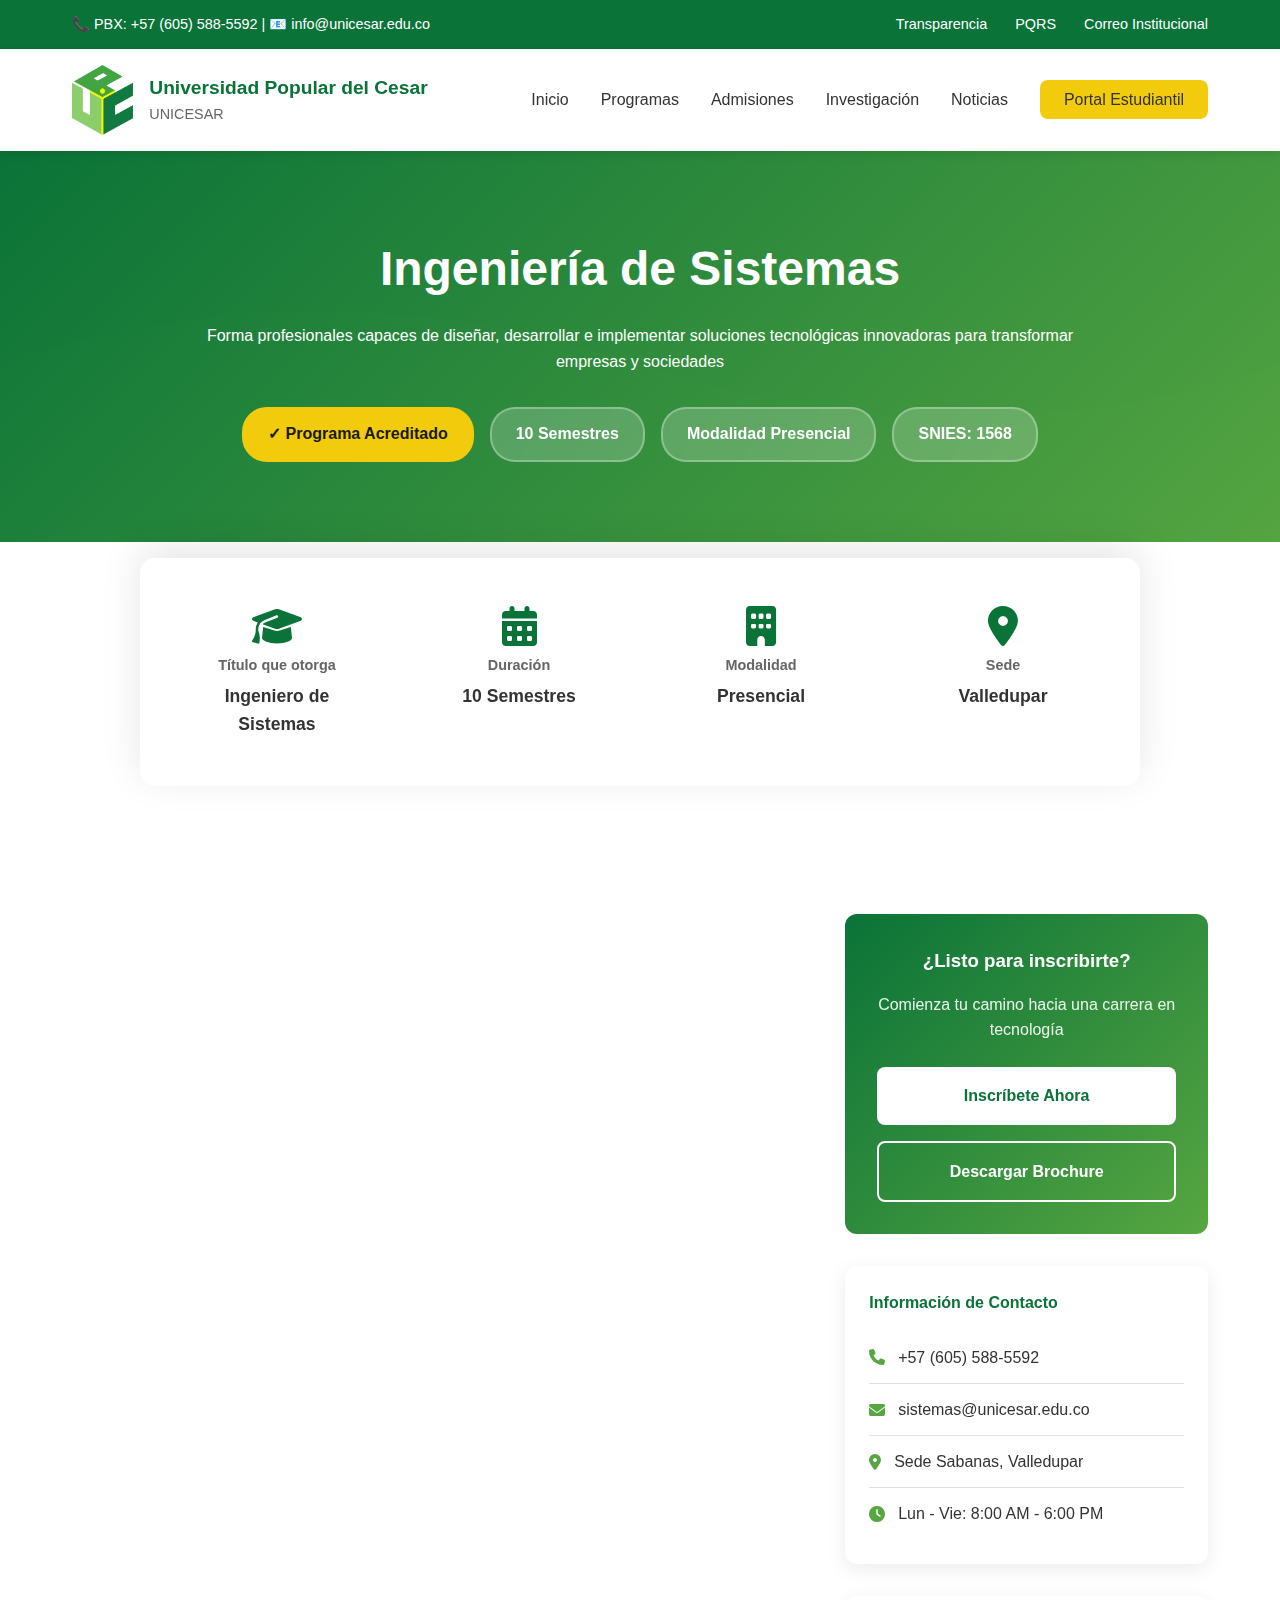
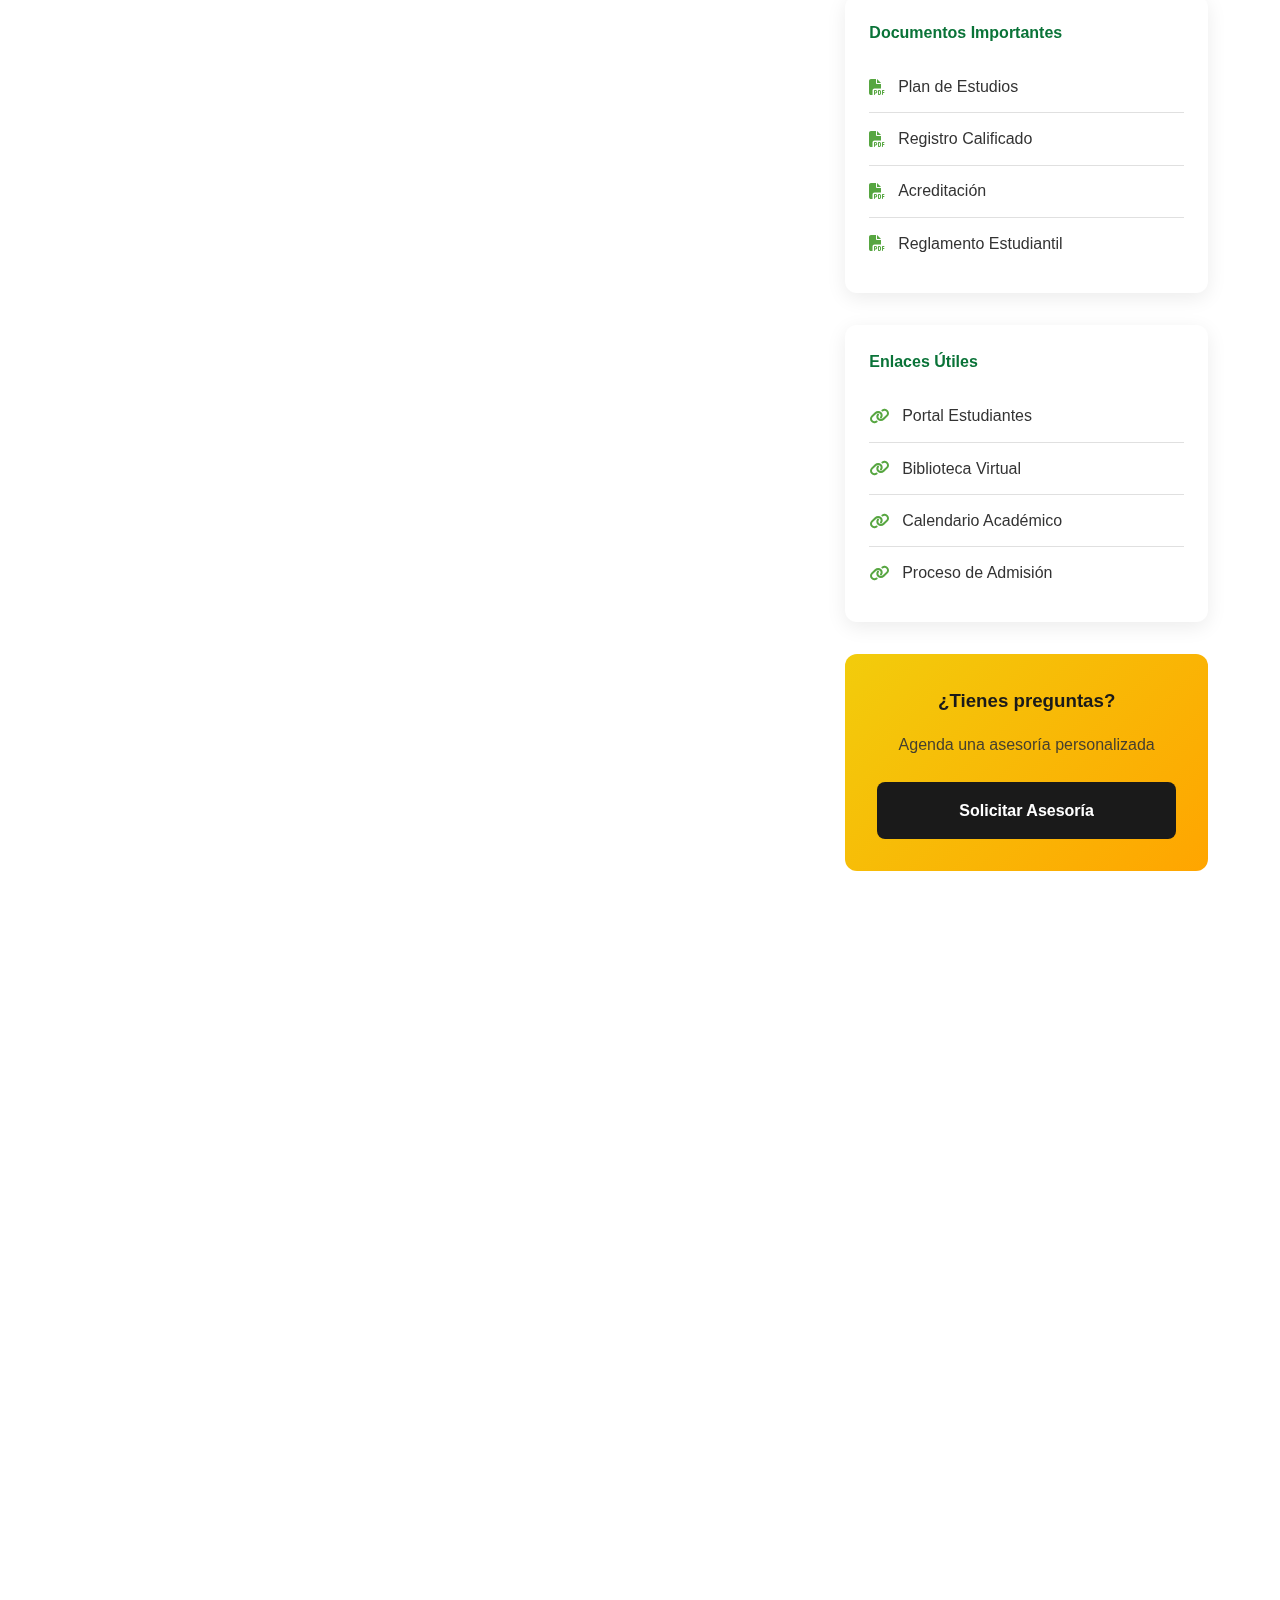
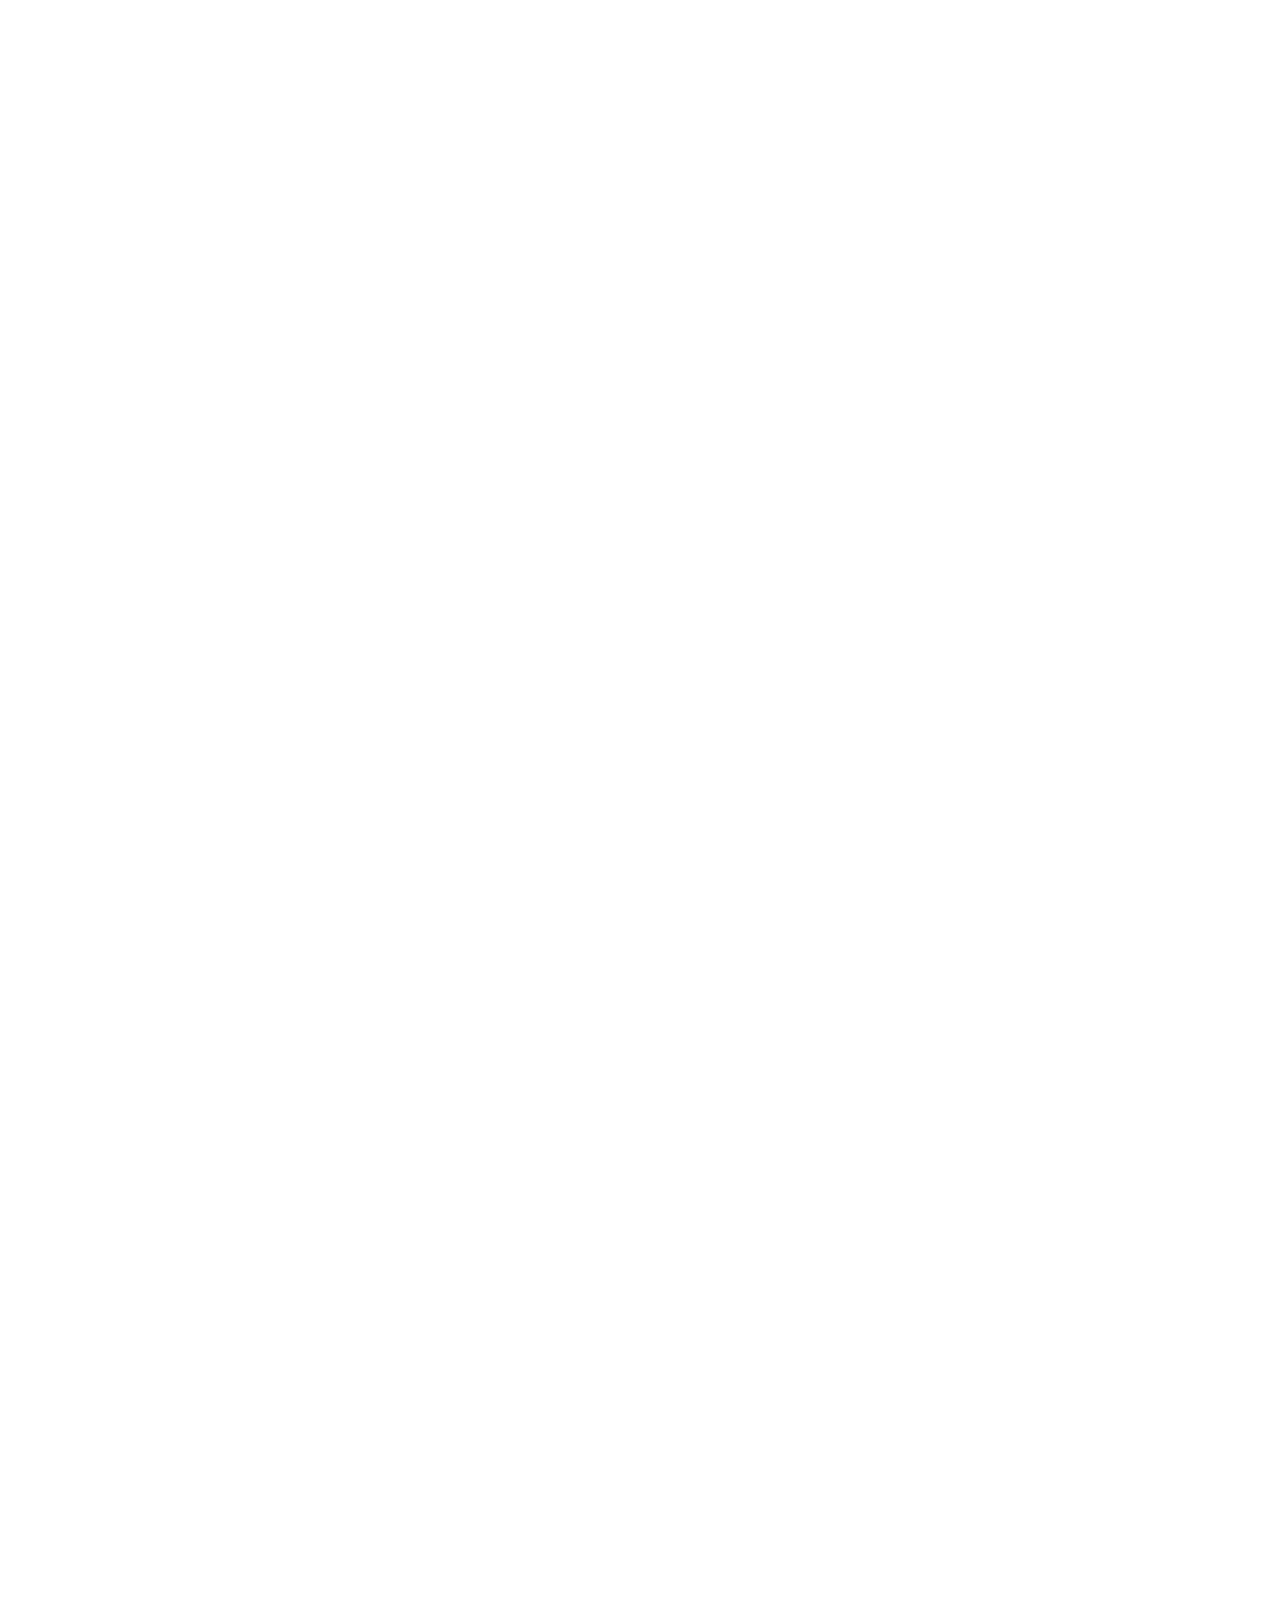
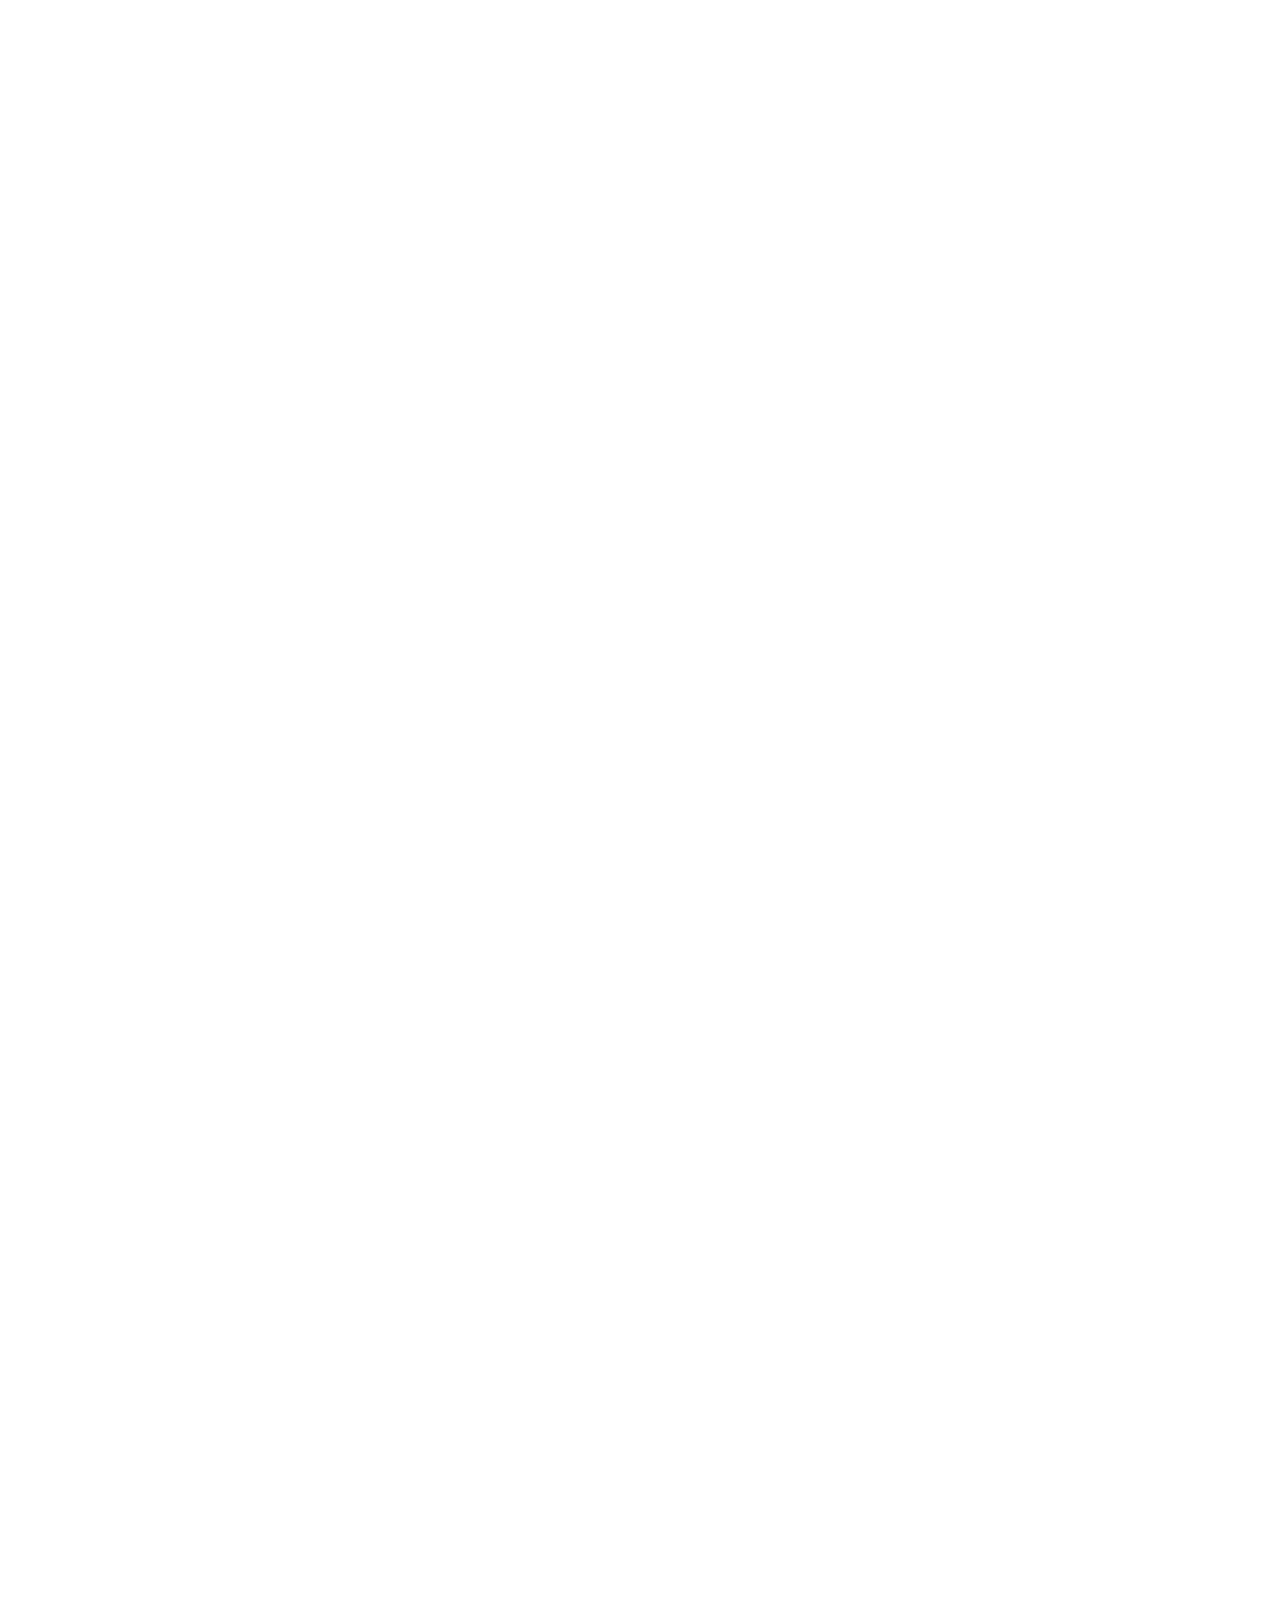
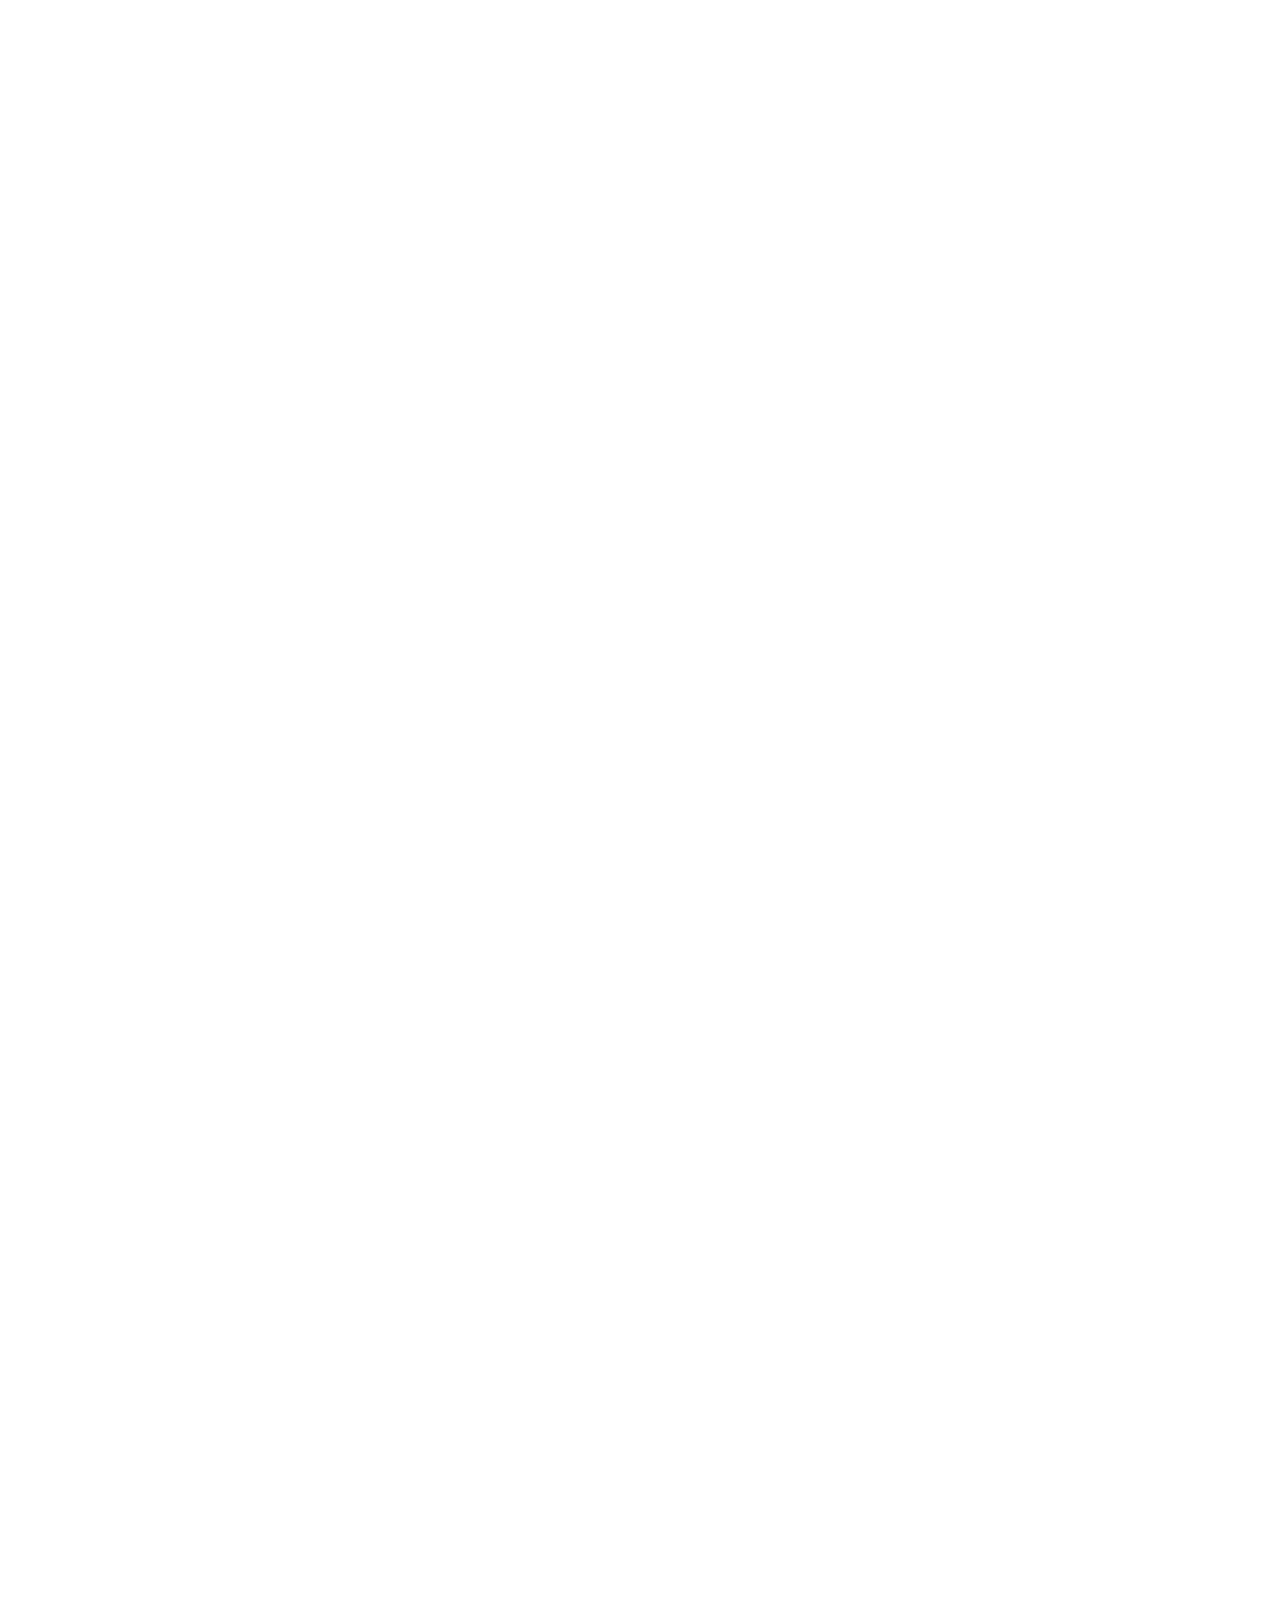
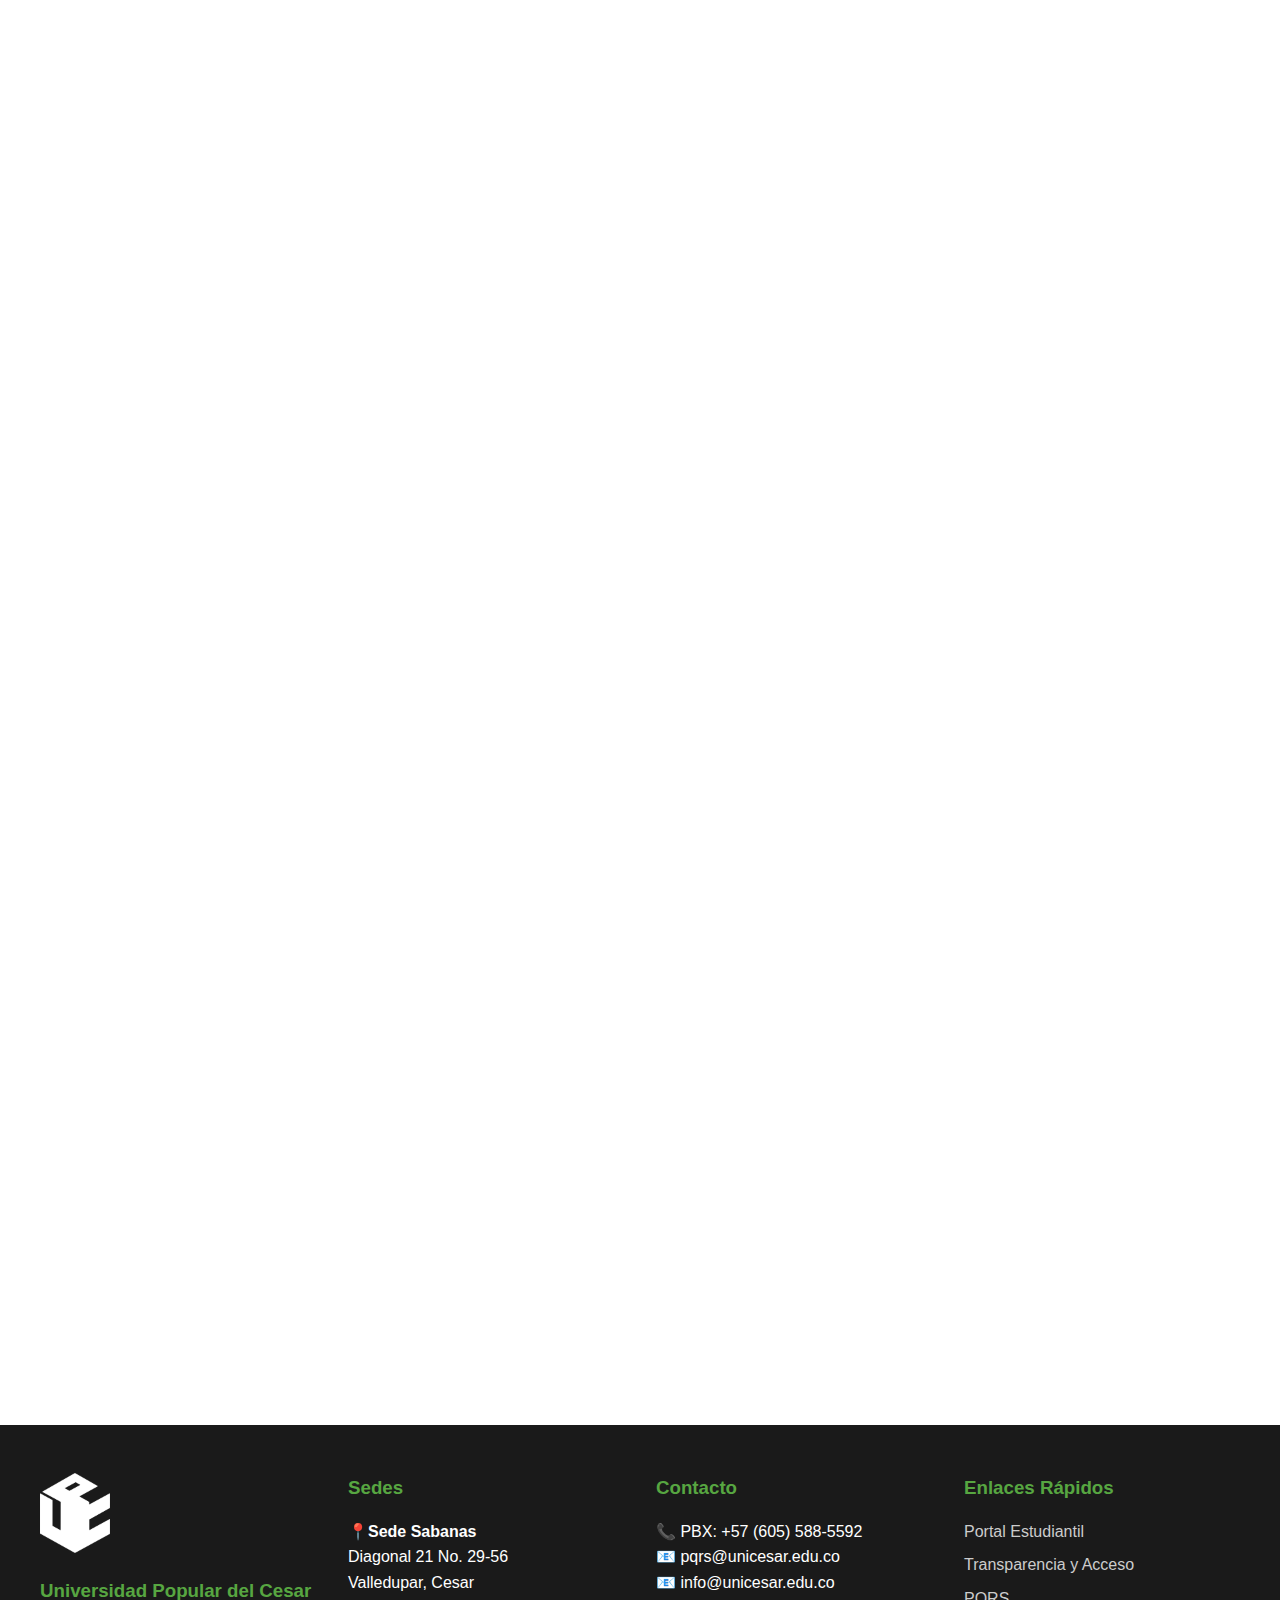
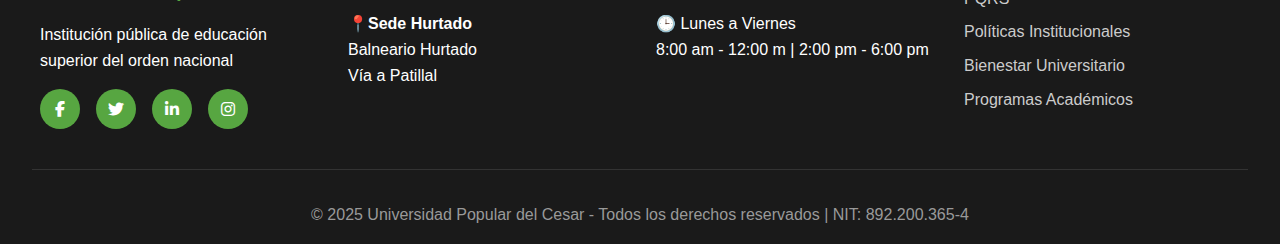
<file: ing-sistemas.html>
<!DOCTYPE html>
<html lang="es">
<head>
    <meta charset="UTF-8">
    <meta name="viewport" content="width=device-width, initial-scale=1.0">
    <title>Ingeniería de Sistemas - Universidad Popular del Cesar</title>
    <link rel="stylesheet" href="https://cdnjs.cloudflare.com/ajax/libs/font-awesome/6.5.0/css/all.min.css">
    <style>
        * {
            margin: 0;
            padding: 0;
            box-sizing: border-box;
        }

        body {
            font-family: 'Segoe UI', Tahoma, Geneva, Verdana, sans-serif;
            line-height: 1.6;
            color: #333;
        }

        /* Header */
        .header-top {
            background: #0A7338;
            color: white;
            padding: 0.8rem 0;
            font-size: 0.9rem;
        }

        .header-top-content {
            max-width: 1200px;
            margin: 0 auto;
            padding: 0 2rem;
            display: flex;
            justify-content: space-between;
            align-items: center;
        }

        .header-top-links a {
            color: white;
            text-decoration: none;
            margin-left: 1.5rem;
        }

        header {
            background: white;
            box-shadow: 0 2px 10px rgba(0,0,0,0.1);
            position: sticky;
            top: 0;
            z-index: 1000;
        }

        nav {
            max-width: 1200px;
            margin: 0 auto;
            padding: 1rem 2rem;
            display: flex;
            justify-content: space-between;
            align-items: center;
        }

        .logo-container {
            display: flex;
            align-items: center;
            gap: 1rem;
        }

        .logo-img {
        height: 70px;
        width: auto;
        }

        .logo-text h1 {
            font-size: 1.2rem;
            color: #0A7338;
        }

        .logo-text p {
            font-size: 0.9rem;
            color: #666;
        }

        .nav-menu {
            display: flex;
            list-style: none;
            gap: 2rem;
            align-items: center;
        }

        .nav-menu a {
            text-decoration: none;
            color: #333;
            font-weight: 500;
            transition: color 0.3s;
        }

        .nav-menu a:hover {
            color: #0A7338;
        }

        .btn-portal {
            background: #F2CC0C;
            color: #1a1a1a;
            padding: 0.7rem 1.5rem;
            border-radius: 8px;
            font-weight: 600;
        }

        /* Hero Section */
        .hero {
            background: linear-gradient(135deg, rgba(10, 115, 56, 0.95), rgba(87, 166, 65, 0.95)),
                        url('data:image/svg+xml,<svg xmlns="http://www.w3.org/2000/svg" viewBox="0 0 1200 400"><rect fill="%230A7338" width="1200" height="400"/><path fill="%2357A641" opacity="0.3" d="M0,200 Q300,100 600,200 T1200,200 L1200,400 L0,400 Z"/></svg>');
            background-size: cover;
            color: white;
            padding: 5rem 2rem 3rem;
            text-align: center;
        }

        .hero-content {
            max-width: 900px;
            margin: 0 auto;
        }

        .hero h1 {
            font-size: 3rem;
            margin-bottom: 1rem;
            font-weight: 700;
        }

        .hero-badges {
            display: flex;
            gap: 1rem;
            justify-content: center;
            margin: 2rem 0;
            flex-wrap: wrap;
        }

        .badge {
            background: rgba(255,255,255,0.2);
            backdrop-filter: blur(10px);
            padding: 0.8rem 1.5rem;
            border-radius: 25px;
            font-weight: 600;
            border: 2px solid rgba(255,255,255,0.3);
        }

        .badge.highlight {
            background: #F2CC0C;
            color: #1a1a1a;
            border-color: #F2CC0C;
        }

        /* Quick Info */
        .quick-info {
            background: white;
            box-shadow: 0 -10px 40px rgba(0,0,0,0.1);
            border-radius: 15px;
            max-width: 1000px;
            margin: -3rem auto 0;
            position: relative;
            z-index: 10;
            padding: 2rem;
            display: grid;
            grid-template-columns: repeat(auto-fit, minmax(200px, 1fr));
            gap: 2rem;
        }

        .info-box {
            text-align: center;
            padding: 1rem;
        }

        .info-box i {
            font-size: 2.5rem;
            color: #0A7338;
            margin-bottom: 0.5rem;
        }

        .info-box h3 {
            font-size: 0.9rem;
            color: #666;
            margin-bottom: 0.3rem;
        }

        .info-box p {
            font-size: 1.1rem;
            color: #333;
            font-weight: 600;
        }

        /* Main Content */
        .container {
            max-width: 1200px;
            margin: 0 auto;
            padding: 4rem 2rem;
        }

        .section {
            margin-bottom: 4rem;
        }

        .section h2 {
            font-size: 2rem;
            color: #0A7338;
            margin-bottom: 1.5rem;
            display: flex;
            align-items: center;
            gap: 1rem;
        }

        .section h2 i {
            font-size: 1.8rem;
        }

        .section-content {
            background: white;
            padding: 2rem;
            border-radius: 12px;
            box-shadow: 0 5px 20px rgba(0,0,0,0.08);
        }

        /* Two Column Layout */
        .two-column {
            display: grid;
            grid-template-columns: 2fr 1fr;
            gap: 3rem;
        }

        /* Perfil Boxes */
        .perfil-grid {
            display: grid;
            grid-template-columns: repeat(auto-fit, minmax(250px, 1fr));
            gap: 1.5rem;
            margin-top: 1rem;
        }

        .perfil-box {
            background: #F8F9FA;
            padding: 1.5rem;
            border-radius: 10px;
            border-left: 4px solid #0A7338;
        }

        .perfil-box h4 {
            color: #0A7338;
            margin-bottom: 0.8rem;
            display: flex;
            align-items: center;
            gap: 0.5rem;
        }

        .perfil-box ul {
            list-style: none;
            padding-left: 0;
        }

        .perfil-box li {
            padding: 0.5rem 0;
            padding-left: 1.5rem;
            position: relative;
        }

        .perfil-box li:before {
            content: "✓";
            position: absolute;
            left: 0;
            color: #57A641;
            font-weight: bold;
        }

        /* Plan de Estudios */
        .semestre {
            background: white;
            border: 2px solid #e0e0e0;
            border-radius: 10px;
            padding: 1.5rem;
            margin-bottom: 1.5rem;
        }

        .semestre h4 {
            color: #0A7338;
            font-size: 1.2rem;
            margin-bottom: 1rem;
            padding-bottom: 0.5rem;
            border-bottom: 2px solid #57A641;
        }

        .materias-grid {
            display: grid;
            grid-template-columns: repeat(auto-fill, minmax(200px, 1fr));
            gap: 0.8rem;
        }

        .materia {
            background: #F8F9FA;
            padding: 0.8rem;
            border-radius: 6px;
            font-size: 0.9rem;
            transition: all 0.3s;
        }

        .materia:hover {
            background: #0A7338;
            color: white;
            transform: translateX(5px);
        }

        /* Sidebar */
        .sidebar {
            position: sticky;
            top: 100px;
        }

        .cta-box {
            background: linear-gradient(135deg, #0A7338, #57A641);
            color: white;
            padding: 2rem;
            border-radius: 12px;
            text-align: center;
            margin-bottom: 2rem;
        }

        .cta-box h3 {
            margin-bottom: 1rem;
        }

        .cta-box p {
            margin-bottom: 1.5rem;
            opacity: 0.9;
        }

        .btn {
            display: inline-block;
            padding: 1rem 2rem;
            background: white;
            color: #0A7338;
            text-decoration: none;
            border-radius: 8px;
            font-weight: 600;
            transition: all 0.3s;
            border: none;
            cursor: pointer;
            width: 100%;
            text-align: center;
        }

        .btn:hover {
            transform: translateY(-2px);
            box-shadow: 0 5px 15px rgba(0,0,0,0.2);
        }

        .btn-secondary {
            background: transparent;
            color: white;
            border: 2px solid white;
            margin-top: 1rem;
        }

        .btn-secondary:hover {
            background: white;
            color: #0A7338;
        }

        .info-list {
            background: white;
            padding: 1.5rem;
            border-radius: 12px;
            box-shadow: 0 5px 20px rgba(0,0,0,0.08);
        }

        .info-list h4 {
            color: #0A7338;
            margin-bottom: 1rem;
        }

        .info-list ul {
            list-style: none;
            padding: 0;
        }

        .info-list li {
            padding: 0.8rem 0;
            border-bottom: 1px solid #e0e0e0;
            display: flex;
            align-items: center;
            gap: 0.8rem;
        }

        .info-list li:last-child {
            border-bottom: none;
        }

        .info-list i {
            color: #57A641;
        }

        /* Lineas de Investigación */
        .research-grid {
            display: grid;
            grid-template-columns: repeat(auto-fit, minmax(280px, 1fr));
            gap: 1.5rem;
        }

        .research-card {
            background: white;
            border: 2px solid #e0e0e0;
            border-radius: 10px;
            padding: 1.5rem;
            transition: all 0.3s;
        }

        .research-card:hover {
            border-color: #0A7338;
            box-shadow: 0 8px 25px rgba(10, 115, 56, 0.15);
            transform: translateY(-5px);
        }

        .research-card h4 {
            color: #0A7338;
            margin-bottom: 0.8rem;
        }

        .research-card p {
            color: #666;
            font-size: 0.95rem;
        }

        /* Footer */
        footer {
            background: #1a1a1a;
            color: white;
            padding: 3rem 2rem 1rem;
        }

        .footer-content {
            max-width: 1200px;
            margin: 0 auto;
            display: grid;
            grid-template-columns: repeat(auto-fit, minmax(250px, 1fr));
            gap: 2rem;
            margin-bottom: 2rem;
        }

        .footer-section h3 {
            color: #57A641;
            margin-bottom: 1rem;
        }

        .footer-section a {
            color: #ccc;
            text-decoration: none;
            display: block;
            margin-bottom: 0.5rem;
        }

        .footer-section a:hover {
            color: white;
        }

        .footer-logo-img {
        height: 80px;
        width: auto;
        margin-bottom: 1rem;
        filter: brightness(0) invert(1);
        }

        .footer-bottom {
            text-align: center;
            padding-top: 2rem;
            border-top: 1px solid #333;
            color: #999;
        }

        /* Responsive */
        @media (max-width: 768px) {
            .hero h1 {
                font-size: 2rem;
            }

            .two-column {
                grid-template-columns: 1fr;
            }

            .quick-info {
                grid-template-columns: 1fr;
                margin: -2rem 1rem 0;
            }

            .nav-menu {
                flex-direction: column;
                gap: 1rem;
            }

            .materias-grid {
                grid-template-columns: 1fr;
            }

            .sidebar {
                position: static;
            }
        }

        /* Animaciones */
        @keyframes fadeInUp {
            from {
                opacity: 0;
                transform: translateY(30px);
            }
            to {
                opacity: 1;
                transform: translateY(0);
            }
        }

        .section {
            animation: fadeInUp 0.6s ease;
        }
    </style>
</head>
<body>
    <!-- Top Header -->
    <div class="header-top">
        <div class="header-top-content">
            <div>📞 PBX: +57 (605) 588-5592 | 📧 info@unicesar.edu.co</div>
            <div class="header-top-links">
                <a href="#">Transparencia</a>
                <a href="#">PQRS</a>
                <a href="#">Correo Institucional</a>
            </div>
        </div>
    </div>

    <!-- Main Header -->
    <header>
        <nav>
            <div class="logo-container">
                <img src="img/logo.png" alt="Logo UNICESAR" class="logo-img">
                <div class="logo-text">
                    <h1>Universidad Popular del Cesar</h1>
                    <p>UNICESAR</p>
                </div>
            </div>
            <ul class="nav-menu">
                <li><a href="index.html">Inicio</a></li>
                <li><a href="programas.html">Programas</a></li>
                <li><a href="admisiones.html">Admisiones</a></li>
                <li><a href="investigacion.html">Investigación</a></li>
                <li><a href="noticias.html">Noticias</a></li>
                <li><a class="btn-portal" href="#">Portal Estudiantil</a></li>
            </ul>
        </nav>
    </header>

    <!-- Hero Section -->
    <section class="hero">
        <div class="hero-content">
            <h1>Ingeniería de Sistemas</h1>
            <p>Forma profesionales capaces de diseñar, desarrollar e implementar soluciones tecnológicas innovadoras para transformar empresas y sociedades</p>
            <div class="hero-badges">
                <span class="badge highlight">✓ Programa Acreditado</span>
                <span class="badge">10 Semestres</span>
                <span class="badge">Modalidad Presencial</span>
                <span class="badge">SNIES: 1568</span>
            </div>
        </div>
    </section>

    <!-- Quick Info -->
    <div class="container">
        <div class="quick-info">
            <div class="info-box">
                <i class="fas fa-graduation-cap"></i>
                <h3>Título que otorga</h3>
                <p>Ingeniero de Sistemas</p>
            </div>
            <div class="info-box">
                <i class="fas fa-calendar-alt"></i>
                <h3>Duración</h3>
                <p>10 Semestres</p>
            </div>
            <div class="info-box">
                <i class="fas fa-building"></i>
                <h3>Modalidad</h3>
                <p>Presencial</p>
            </div>
            <div class="info-box">
                <i class="fas fa-map-marker-alt"></i>
                <h3>Sede</h3>
                <p>Valledupar</p>
            </div>
        </div>
    </div>

    <!-- Main Content -->
    <div class="container">
        <div class="two-column">
            <div>
                <!-- Presentación -->
                <section class="section">
                    <h2><i class="fas fa-info-circle"></i> Presentación del Programa</h2>
                    <div class="section-content">
                        <p style="margin-bottom: 1rem;">El programa de Ingeniería de Sistemas de la Universidad Popular del Cesar forma profesionales con sólidas competencias técnicas, científicas y humanas, capaces de liderar procesos de transformación digital en organizaciones de diversos sectores.</p>
                        
                        <p style="margin-bottom: 1rem;">Nuestros estudiantes desarrollan habilidades en desarrollo de software, gestión de tecnologías de información, análisis de datos, inteligencia artificial, ciberseguridad y gestión de proyectos tecnológicos, preparándolos para enfrentar los desafíos del mundo digital actual.</p>

                        <p>El programa cuenta con acreditación de alta calidad, laboratorios especializados, convenios con empresas del sector TI y un cuerpo docente altamente calificado con experiencia en la industria.</p>
                    </div>
                </section>

                <!-- Objetivo -->
                <section class="section">
                    <h2><i class="fas fa-bullseye"></i> Objetivo del Programa</h2>
                    <div class="section-content">
                        <p>Formar ingenieros de sistemas integrales con capacidad para analizar, diseñar, desarrollar, implementar y gestionar soluciones tecnológicas innovadoras que aporten al desarrollo económico y social de la región y el país, fundamentados en principios éticos, responsabilidad social y compromiso con la excelencia profesional.</p>
                    </div>
                </section>

                <!-- Perfiles -->
                <section class="section">
                    <h2><i class="fas fa-user-graduate"></i> Perfiles</h2>
                    
                    <div class="perfil-grid">
                        <div class="perfil-box">
                            <h4><i class="fas fa-arrow-right"></i> Perfil de Ingreso</h4>
                            <ul>
                                <li>Interés por la tecnología e innovación</li>
                                <li>Pensamiento lógico y analítico</li>
                                <li>Habilidades matemáticas</li>
                                <li>Capacidad de resolución de problemas</li>
                                <li>Creatividad e innovación</li>
                                <li>Trabajo en equipo</li>
                            </ul>
                        </div>

                        <div class="perfil-box">
                            <h4><i class="fas fa-check-circle"></i> Perfil de Egreso</h4>
                            <ul>
                                <li>Diseñar arquitecturas de software robustas</li>
                                <li>Desarrollar aplicaciones multiplataforma</li>
                                <li>Gestionar proyectos tecnológicos</li>
                                <li>Administrar infraestructura TI</li>
                                <li>Analizar y procesar datos</li>
                                <li>Implementar soluciones de IA</li>
                                <li>Garantizar ciberseguridad</li>
                            </ul>
                        </div>

                        <div class="perfil-box">
                            <h4><i class="fas fa-briefcase"></i> Perfil Ocupacional</h4>
                            <ul>
                                <li>Desarrollador de Software</li>
                                <li>Arquitecto de Soluciones</li>
                                <li>Gestor de Proyectos TI</li>
                                <li>Analista de Datos/BI</li>
                                <li>Especialista en Ciberseguridad</li>
                                <li>Consultor Tecnológico</li>
                                <li>Emprendedor Digital</li>
                            </ul>
                        </div>
                    </div>
                </section>

                <!-- Plan de Estudios -->
                <section class="section">
                    <h2><i class="fas fa-book"></i> Plan de Estudios</h2>
                    
                    <div class="semestre">
                        <h4>Primer Semestre</h4>
                        <div class="materias-grid">
                            <div class="materia">Cálculo Diferencial</div>
                            <div class="materia">Álgebra Lineal</div>
                            <div class="materia">Introducción a la Ingeniería</div>
                            <div class="materia">Fundamentos de Programación</div>
                            <div class="materia">Competencias Comunicativas</div>
                            <div class="materia">Física I</div>
                        </div>
                    </div>

                    <div class="semestre">
                        <h4>Segundo Semestre</h4>
                        <div class="materias-grid">
                            <div class="materia">Cálculo Integral</div>
                            <div class="materia">Matemáticas Discretas</div>
                            <div class="materia">Programación Orientada a Objetos</div>
                            <div class="materia">Estructura de Datos</div>
                            <div class="materia">Física II</div>
                            <div class="materia">Constitución Política</div>
                        </div>
                    </div>

                    <div class="semestre">
                        <h4>Tercer Semestre</h4>
                        <div class="materias-grid">
                            <div class="materia">Cálculo Multivariable</div>
                            <div class="materia">Probabilidad y Estadística</div>
                            <div class="materia">Algoritmos y Complejidad</div>
                            <div class="materia">Bases de Datos I</div>
                            <div class="materia">Arquitectura de Computadores</div>
                            <div class="materia">Electiva Humanística I</div>
                        </div>
                    </div>

                    <div class="semestre">
                        <h4>Cuarto Semestre</h4>
                        <div class="materias-grid">
                            <div class="materia">Ecuaciones Diferenciales</div>
                            <div class="materia">Métodos Numéricos</div>
                            <div class="materia">Bases de Datos II</div>
                            <div class="materia">Programación Web</div>
                            <div class="materia">Sistemas Operativos</div>
                            <div class="materia">Ingeniería de Software I</div>
                        </div>
                    </div>

                    <div class="semestre">
                        <h4>Quinto Semestre</h4>
                        <div class="materias-grid">
                            <div class="materia">Investigación de Operaciones</div>
                            <div class="materia">Ingeniería de Software II</div>
                            <div class="materia">Redes de Computadores</div>
                            <div class="materia">Desarrollo Móvil</div>
                            <div class="materia">Análisis y Diseño de Sistemas</div>
                            <div class="materia">Electiva Humanística II</div>
                        </div>
                    </div>

                    <div class="semestre">
                        <h4>Sexto Semestre</h4>
                        <div class="materias-grid">
                            <div class="materia">Gestión de Proyectos TI</div>
                            <div class="materia">Arquitectura de Software</div>
                            <div class="materia">Inteligencia Artificial</div>
                            <div class="materia">Seguridad Informática</div>
                            <div class="materia">Bases de Datos Avanzadas</div>
                            <div class="materia">Emprendimiento</div>
                        </div>
                    </div>

                    <div class="semestre">
                        <h4>Séptimo Semestre</h4>
                        <div class="materias-grid">
                            <div class="materia">Machine Learning</div>
                            <div class="materia">Computación en la Nube</div>
                            <div class="materia">Auditoría de Sistemas</div>
                            <div class="materia">Gestión de Servicios TI</div>
                            <div class="materia">Electiva Técnica I</div>
                            <div class="materia">Ética Profesional</div>
                        </div>
                    </div>

                    <div class="semestre">
                        <h4>Octavo Semestre</h4>
                        <div class="materias-grid">
                            <div class="materia">Big Data y Analytics</div>
                            <div class="materia">Internet de las Cosas</div>
                            <div class="materia">Electiva Técnica II</div>
                            <div class="materia">Práctica Empresarial</div>
                            <div class="materia">Seminario de Investigación I</div>
                        </div>
                    </div>

                    <div class="semestre">
                        <h4>Noveno Semestre</h4>
                        <div class="materias-grid">
                            <div class="materia">Electiva Técnica III</div>
                            <div class="materia">Seminario de Investigación II</div>
                            <div class="materia">Proyecto de Grado I</div>
                            <div class="materia">Legislación Informática</div>
                        </div>
                    </div>

                    <div class="semestre">
                        <h4>Décimo Semestre</h4>
                        <div class="materias-grid">
                            <div class="materia">Proyecto de Grado II</div>
                            <div class="materia">Gestión Empresarial</div>
                            <div class="materia">Responsabilidad Social</div>
                        </div>
                    </div>
                </section>

                <!-- Líneas de Investigación -->
                <section class="section">
                    <h2><i class="fas fa-flask"></i> Líneas de Investigación</h2>
                    <div class="research-grid">
                        <div class="research-card">
                            <h4>🤖 Inteligencia Artificial y Machine Learning</h4>
                            <p>Desarrollo de sistemas inteligentes, aprendizaje automático, procesamiento de lenguaje natural y visión por computador.</p>
                        </div>
                        <div class="research-card">
                            <h4>🔐 Ciberseguridad</h4>
                            <p>Protección de sistemas, detección de amenazas, criptografía y seguridad en redes y aplicaciones.</p>
                        </div>
                        <div class="research-card">
                            <h4>📊 Ciencia de Datos y Big Data</h4>
                            <p>Análisis de grandes volúmenes de datos, minería de datos, analítica predictiva y visualización de información.</p>
                        </div>
                        <div class="research-card">
                            <h4>🌐 Desarrollo de Software</h4>
                            <p>Metodologías ágiles, arquitecturas de software, aplicaciones web y móviles, calidad de software.</p>
                        </div>
                        <div class="research-card">
                            <h4>☁️ Computación en la Nube</h4>
                            <p>Arquitecturas cloud, servicios en la nube, virtualización y contenedores.</p>
                        </div>
                        <div class="research-card">
                            <h4>🔗 Internet de las Cosas (IoT)</h4>
                            <p>Dispositivos conectados, sensores, automatización y ciudades inteligentes.</p>
                        </div>
                    </div>
                </section>
            </div>

            <!-- Sidebar -->
            <aside class="sidebar">
                <div class="cta-box">
                    <h3>¿Listo para inscribirte?</h3>
                    <p>Comienza tu camino hacia una carrera en tecnología</p>
                    <a href="#" class="btn">Inscríbete Ahora</a>
                    <a href="#" class="btn btn-secondary">Descargar Brochure</a>
                </div>

                <div class="info-list">
                    <h4>Información de Contacto</h4>
                    <ul>
                        <li><i class="fas fa-phone"></i> +57 (605) 588-5592</li>
                        <li><i class="fas fa-envelope"></i> sistemas@unicesar.edu.co</li>
                        <li><i class="fas fa-map-marker-alt"></i> Sede Sabanas, Valledupar</li>
                        <li><i class="fas fa-clock"></i> Lun - Vie: 8:00 AM - 6:00 PM</li>
                    </ul>
                </div>

                <div class="info-list" style="margin-top: 2rem;">
                    <h4>Documentos Importantes</h4>
                    <ul>
                        <li><i class="fas fa-file-pdf"></i> <a href="#" style="color: #333; text-decoration: none;">Plan de Estudios</a></li>
                        <li><i class="fas fa-file-pdf"></i> <a href="#" style="color: #333; text-decoration: none;">Registro Calificado</a></li>
                        <li><i class="fas fa-file-pdf"></i> <a href="#" style="color: #333; text-decoration: none;">Acreditación</a></li>
                        <li><i class="fas fa-file-pdf"></i> <a href="#" style="color: #333; text-decoration: none;">Reglamento Estudiantil</a></li>
                    </ul>
                </div>

                <div class="info-list" style="margin-top: 2rem;">
                    <h4>Enlaces Útiles</h4>
                    <ul>
                        <li><i class="fas fa-link"></i> <a href="#" style="color: #333; text-decoration: none;">Portal Estudiantes</a></li>
                        <li><i class="fas fa-link"></i> <a href="#" style="color: #333; text-decoration: none;">Biblioteca Virtual</a></li>
                        <li><i class="fas fa-link"></i> <a href="#" style="color: #333; text-decoration: none;">Calendario Académico</a></li>
                        <li><i class="fas fa-link"></i> <a href="#" style="color: #333; text-decoration: none;">Proceso de Admisión</a></li>
                    </ul>
                </div>

                <div class="cta-box" style="margin-top: 2rem; background: linear-gradient(135deg, #F2CC0C, #FFA500);">
                    <h3 style="color: #1a1a1a;">¿Tienes preguntas?</h3>
                    <p style="color: #333;">Agenda una asesoría personalizada</p>
                    <a href="#" class="btn" style="background: #1a1a1a; color: white;">Solicitar Asesoría</a>
                </div>
            </aside>
        </div>

        <!-- Infraestructura y Recursos -->
        <section class="section">
            <h2><i class="fas fa-laptop-code"></i> Infraestructura y Recursos</h2>
            <div class="research-grid">
                <div class="research-card">
                    <h4>💻 Laboratorios Especializados</h4>
                    <p>5 laboratorios equipados con tecnología de última generación para prácticas de programación, redes, hardware y desarrollo de software.</p>
                </div>
                <div class="research-card">
                    <h4>📚 Biblioteca y Recursos Digitales</h4>
                    <p>Acceso a bases de datos especializadas, libros técnicos, revistas científicas y plataformas de aprendizaje en línea.</p>
                </div>
                <div class="research-card">
                    <h4>🌐 Centro de Innovación</h4>
                    <p>Espacio colaborativo para desarrollo de proyectos, hackathons, talleres y eventos de tecnología e innovación.</p>
                </div>
                <div class="research-card">
                    <h4>🤝 Convenios Empresariales</h4>
                    <p>Alianzas con empresas del sector TI para prácticas profesionales, proyectos reales y oportunidades laborales.</p>
                </div>
            </div>
        </section>

        <!-- Campo Laboral -->
        <section class="section">
            <h2><i class="fas fa-briefcase"></i> Campo Laboral</h2>
            <div class="section-content">
                <p style="margin-bottom: 1.5rem;">El Ingeniero de Sistemas de UNICESAR está capacitado para desempeñarse en diversos sectores y roles:</p>
                
                <div class="perfil-grid">
                    <div class="perfil-box">
                        <h4><i class="fas fa-building"></i> Sector Empresarial</h4>
                        <ul>
                            <li>Empresas de desarrollo de software</li>
                            <li>Compañías de consultoría tecnológica</li>
                            <li>Startups tecnológicas</li>
                            <li>Corporaciones multinacionales</li>
                            <li>Sector bancario y financiero</li>
                            <li>Telecomunicaciones</li>
                        </ul>
                    </div>

                    <div class="perfil-box">
                        <h4><i class="fas fa-industry"></i> Áreas de Desempeño</h4>
                        <ul>
                            <li>Desarrollo de aplicaciones</li>
                            <li>Análisis de datos</li>
                            <li>Gestión de infraestructura TI</li>
                            <li>Seguridad informática</li>
                            <li>Gestión de proyectos</li>
                            <li>Consultoría tecnológica</li>
                            <li>Inteligencia artificial</li>
                        </ul>
                    </div>

                    <div class="perfil-box">
                        <h4><i class="fas fa-rocket"></i> Emprendimiento</h4>
                        <ul>
                            <li>Creación de startups tecnológicas</li>
                            <li>Desarrollo de productos digitales</li>
                            <li>Consultoría independiente</li>
                            <li>Soluciones de e-commerce</li>
                            <li>Aplicaciones móviles</li>
                            <li>Servicios en la nube</li>
                        </ul>
                    </div>
                </div>
            </div>
        </section>

        <!-- Ventajas Competitivas -->
        <section class="section">
            <h2><i class="fas fa-star"></i> ¿Por qué estudiar Ingeniería de Sistemas en UNICESAR?</h2>
            <div class="research-grid">
                <div class="research-card">
                    <h4>✅ Acreditación de Alta Calidad</h4>
                    <p>Programa reconocido por el Ministerio de Educación Nacional con estándares de excelencia académica.</p>
                </div>
                <div class="research-card">
                    <h4>👨‍🏫 Docentes Calificados</h4>
                    <p>Profesores con formación de posgrado y amplia experiencia en la industria tecnológica.</p>
                </div>
                <div class="research-card">
                    <h4>🔬 Investigación Aplicada</h4>
                    <p>Participación en proyectos de investigación con aplicación real en la industria y la sociedad.</p>
                </div>
                <div class="research-card">
                    <h4>🌍 Proyección Internacional</h4>
                    <p>Convenios de movilidad académica con universidades extranjeras y programas de doble titulación.</p>
                </div>
                <div class="research-card">
                    <h4>💼 Alta Empleabilidad</h4>
                    <p>Más del 85% de egresados consiguen empleo en los primeros 6 meses después de graduarse.</p>
                </div>
                <div class="research-card">
                    <h4>🎯 Enfoque Práctico</h4>
                    <p>Metodología que combina teoría con práctica mediante proyectos reales y casos de estudio.</p>
                </div>
            </div>
        </section>

        <!-- Testimonios -->
        <section class="section">
            <h2><i class="fas fa-comments"></i> Testimonios de Egresados</h2>
            <div class="research-grid">
                <div class="research-card" style="background: #F8F9FA;">
                    <p style="font-style: italic; margin-bottom: 1rem;">"La formación que recibí en UNICESAR me permitió conseguir trabajo en una multinacional antes de graduarme. Los conocimientos en desarrollo de software y metodologías ágiles fueron clave."</p>
                    <h4 style="margin-top: 1rem; color: #0A7338;">- Carlos Martínez</h4>
                    <p style="font-size: 0.85rem; color: #666;">Senior Developer en Globant</p>
                </div>
                <div class="research-card" style="background: #F8F9FA;">
                    <p style="font-style: italic; margin-bottom: 1rem;">"El programa me dio las bases para crear mi propia startup. Hoy tenemos 20 empleados y trabajamos con clientes en toda Latinoamérica."</p>
                    <h4 style="margin-top: 1rem; color: #0A7338;">- Ana Rodríguez</h4>
                    <p style="font-size: 0.85rem; color: #666;">CEO de TechSolutions SAS</p>
                </div>
                <div class="research-card" style="background: #F8F9FA;">
                    <p style="font-style: italic; margin-bottom: 1rem;">"Los profesores no solo enseñan teoría, comparten su experiencia real en proyectos. Eso hace la diferencia al momento de enfrentarse al mundo laboral."</p>
                    <h4 style="margin-top: 1rem; color: #0A7338;">- Luis Gómez</h4>
                    <p style="font-size: 0.85rem; color: #666;">Data Scientist en Bancolombia</p>
                </div>
            </div>
        </section>

        <!-- Preguntas Frecuentes -->
        <section class="section">
            <h2><i class="fas fa-question-circle"></i> Preguntas Frecuentes</h2>
            <div class="section-content">
                <div style="margin-bottom: 2rem;">
                    <h4 style="color: #0A7338; margin-bottom: 0.5rem;">¿Cuál es el costo de la matrícula?</h4>
                    <p>Como universidad pública, UNICESAR ofrece costos de matrícula subsidiados. El valor varía según el estrato socioeconómico del estudiante, desde un valor mínimo hasta aproximadamente 1.5 SMMLV por semestre.</p>
                </div>

                <div style="margin-bottom: 2rem;">
                    <h4 style="color: #0A7338; margin-bottom: 0.5rem;">¿Necesito conocimientos previos de programación?</h4>
                    <p>No es necesario. El programa inicia desde los fundamentos de programación y construye progresivamente las competencias técnicas necesarias.</p>
                </div>

                <div style="margin-bottom: 2rem;">
                    <h4 style="color: #0A7338; margin-bottom: 0.5rem;">¿Qué oportunidades de práctica profesional existen?</h4>
                    <p>Tenemos convenios con más de 50 empresas del sector tecnológico regional y nacional donde los estudiantes pueden realizar sus prácticas profesionales.</p>
                </div>

                <div style="margin-bottom: 2rem;">
                    <h4 style="color: #0A7338; margin-bottom: 0.5rem;">¿Puedo estudiar y trabajar al mismo tiempo?</h4>
                    <p>Sí, aunque el programa es presencial con horario diurno, muchos estudiantes logran compatibilizar sus estudios con trabajo de medio tiempo.</p>
                </div>

                <div style="margin-bottom: 2rem;">
                    <h4 style="color: #0A7338; margin-bottom: 0.5rem;">¿El programa tiene doble titulación?</h4>
                    <p>Actualmente estamos gestionando convenios de doble titulación con universidades internacionales. Consulta con la coordinación del programa.</p>
                </div>
            </div>
        </section>

        <!-- Proceso de Admisión -->
        <section class="section">
            <h2><i class="fas fa-clipboard-check"></i> Proceso de Admisión</h2>
            <div class="section-content">
                <div style="display: grid; grid-template-columns: repeat(auto-fit, minmax(250px, 1fr)); gap: 2rem;">
                    <div style="text-align: center; padding: 1.5rem;">
                        <div style="width: 80px; height: 80px; background: #0A7338; border-radius: 50%; display: flex; align-items: center; justify-content: center; margin: 0 auto 1rem; color: white; font-size: 2rem; font-weight: bold;">1</div>
                        <h4 style="color: #0A7338; margin-bottom: 0.5rem;">Inscripción</h4>
                        <p style="color: #666; font-size: 0.9rem;">Completa el formulario de inscripción en línea y adjunta los documentos requeridos.</p>
                    </div>

                    <div style="text-align: center; padding: 1.5rem;">
                        <div style="width: 80px; height: 80px; background: #57A641; border-radius: 50%; display: flex; align-items: center; justify-content: center; margin: 0 auto 1rem; color: white; font-size: 2rem; font-weight: bold;">2</div>
                        <h4 style="color: #0A7338; margin-bottom: 0.5rem;">Prueba de Admisión</h4>
                        <p style="color: #666; font-size: 0.9rem;">Presenta el examen de admisión que evalúa competencias básicas en matemáticas y razonamiento.</p>
                    </div>

                    <div style="text-align: center; padding: 1.5rem;">
                        <div style="width: 80px; height: 80px; background: #F2CC0C; border-radius: 50%; display: flex; align-items: center; justify-content: center; margin: 0 auto 1rem; color: #1a1a1a; font-size: 2rem; font-weight: bold;">3</div>
                        <h4 style="color: #0A7338; margin-bottom: 0.5rem;">Resultados</h4>
                        <p style="color: #666; font-size: 0.9rem;">Consulta los resultados y completa el proceso de matrícula si eres admitido.</p>
                    </div>
                </div>

                <div style="background: #F8F9FA; padding: 2rem; border-radius: 10px; margin-top: 2rem; text-align: center;">
                    <h4 style="color: #0A7338; margin-bottom: 1rem;">Convocatorias Abiertas</h4>
                    <p style="margin-bottom: 1.5rem;">Próxima convocatoria: Primer Periodo 2025</p>
                    <a href="#" class="btn" style="background: #0A7338; color: white; padding: 1rem 2.5rem; text-decoration: none; display: inline-block;">Inscríbete Ahora</a>
                </div>
            </div>
        </section>
    </div>

    <!-- Footer -->
    <footer>
        <div class="footer-content">
            <div class="footer-section">
                <img src="img/logo.png" alt="Logo UNICESAR" class="footer-logo-img">
                <h3>Universidad Popular del Cesar</h3>
                <p style="margin-bottom: 1rem;">Institución pública de educación superior del orden nacional</p>
                <div style="display: flex; gap: 1rem; margin-top: 1rem;">
                    <a href="#" style="width: 40px; height: 40px; background: #57A641; border-radius: 50%; display: flex; align-items: center; justify-content: center; color: white;"><i class="fab fa-facebook-f"></i></a>
                    <a href="#" style="width: 40px; height: 40px; background: #57A641; border-radius: 50%; display: flex; align-items: center; justify-content: center; color: white;"><i class="fab fa-twitter"></i></a>
                    <a href="#" style="width: 40px; height: 40px; background: #57A641; border-radius: 50%; display: flex; align-items: center; justify-content: center; color: white;"><i class="fab fa-linkedin-in"></i></a>
                    <a href="#" style="width: 40px; height: 40px; background: #57A641; border-radius: 50%; display: flex; align-items: center; justify-content: center; color: white;"><i class="fab fa-instagram"></i></a>
                </div>
            </div>
            <div class="footer-section">
                <h3>Sedes</h3>
                <p>📍<strong>Sede Sabanas</strong><br>Diagonal 21 No. 29-56<br>Valledupar, Cesar</p>
                <p style="margin-top: 1rem;"><strong>📍Sede Hurtado</strong><br>Balneario Hurtado<br>Vía a Patillal</p>
            </div>
            <div class="footer-section">
                <h3>Contacto</h3>
                <p>📞 PBX: +57 (605) 588-5592</p>
                <p>📧 pqrs@unicesar.edu.co</p>
                <p>📧 info@unicesar.edu.co</p>
                <p style="margin-top: 1rem;">🕒 Lunes a Viernes<br>8:00 am - 12:00 m | 2:00 pm - 6:00 pm</p>
            </div>
            <div class="footer-section">
                <h3>Enlaces Rápidos</h3>
                <a href="#">Portal Estudiantil</a>
                <a href="#">Transparencia y Acceso</a>
                <a href="#">PQRS</a>
                <a href="#">Políticas Institucionales</a>
                <a href="#">Bienestar Universitario</a>
                <a href="programas.html">Programas Académicos</a>
            </div>
        </div>
        <div class="footer-bottom">
            <p>&copy; 2025 Universidad Popular del Cesar - Todos los derechos reservados | NIT: 892.200.365-4</p>
        </div>
    </footer>

    <script>
        // Smooth scroll para enlaces internos
        document.querySelectorAll('a[href^="#"]').forEach(anchor => {
            anchor.addEventListener('click', function (e) {
                e.preventDefault();
                const target = document.querySelector(this.getAttribute('href'));
                if (target) {
                    target.scrollIntoView({
                        behavior: 'smooth',
                        block: 'start'
                    });
                }
            });
        });

        // Animación de entrada para secciones
        const observerOptions = {
            threshold: 0.1,
            rootMargin: '0px 0px -50px 0px'
        };

        const observer = new IntersectionObserver((entries) => {
            entries.forEach(entry => {
                if (entry.isIntersecting) {
                    entry.target.style.opacity = '1';
                    entry.target.style.transform = 'translateY(0)';
                }
            });
        }, observerOptions);

        document.querySelectorAll('.section').forEach(section => {
            section.style.opacity = '0';
            section.style.transform = 'translateY(30px)';
            section.style.transition = 'opacity 0.6s ease, transform 0.6s ease';
            observer.observe(section);
        });
    </script>
</body>
</html>
</file>
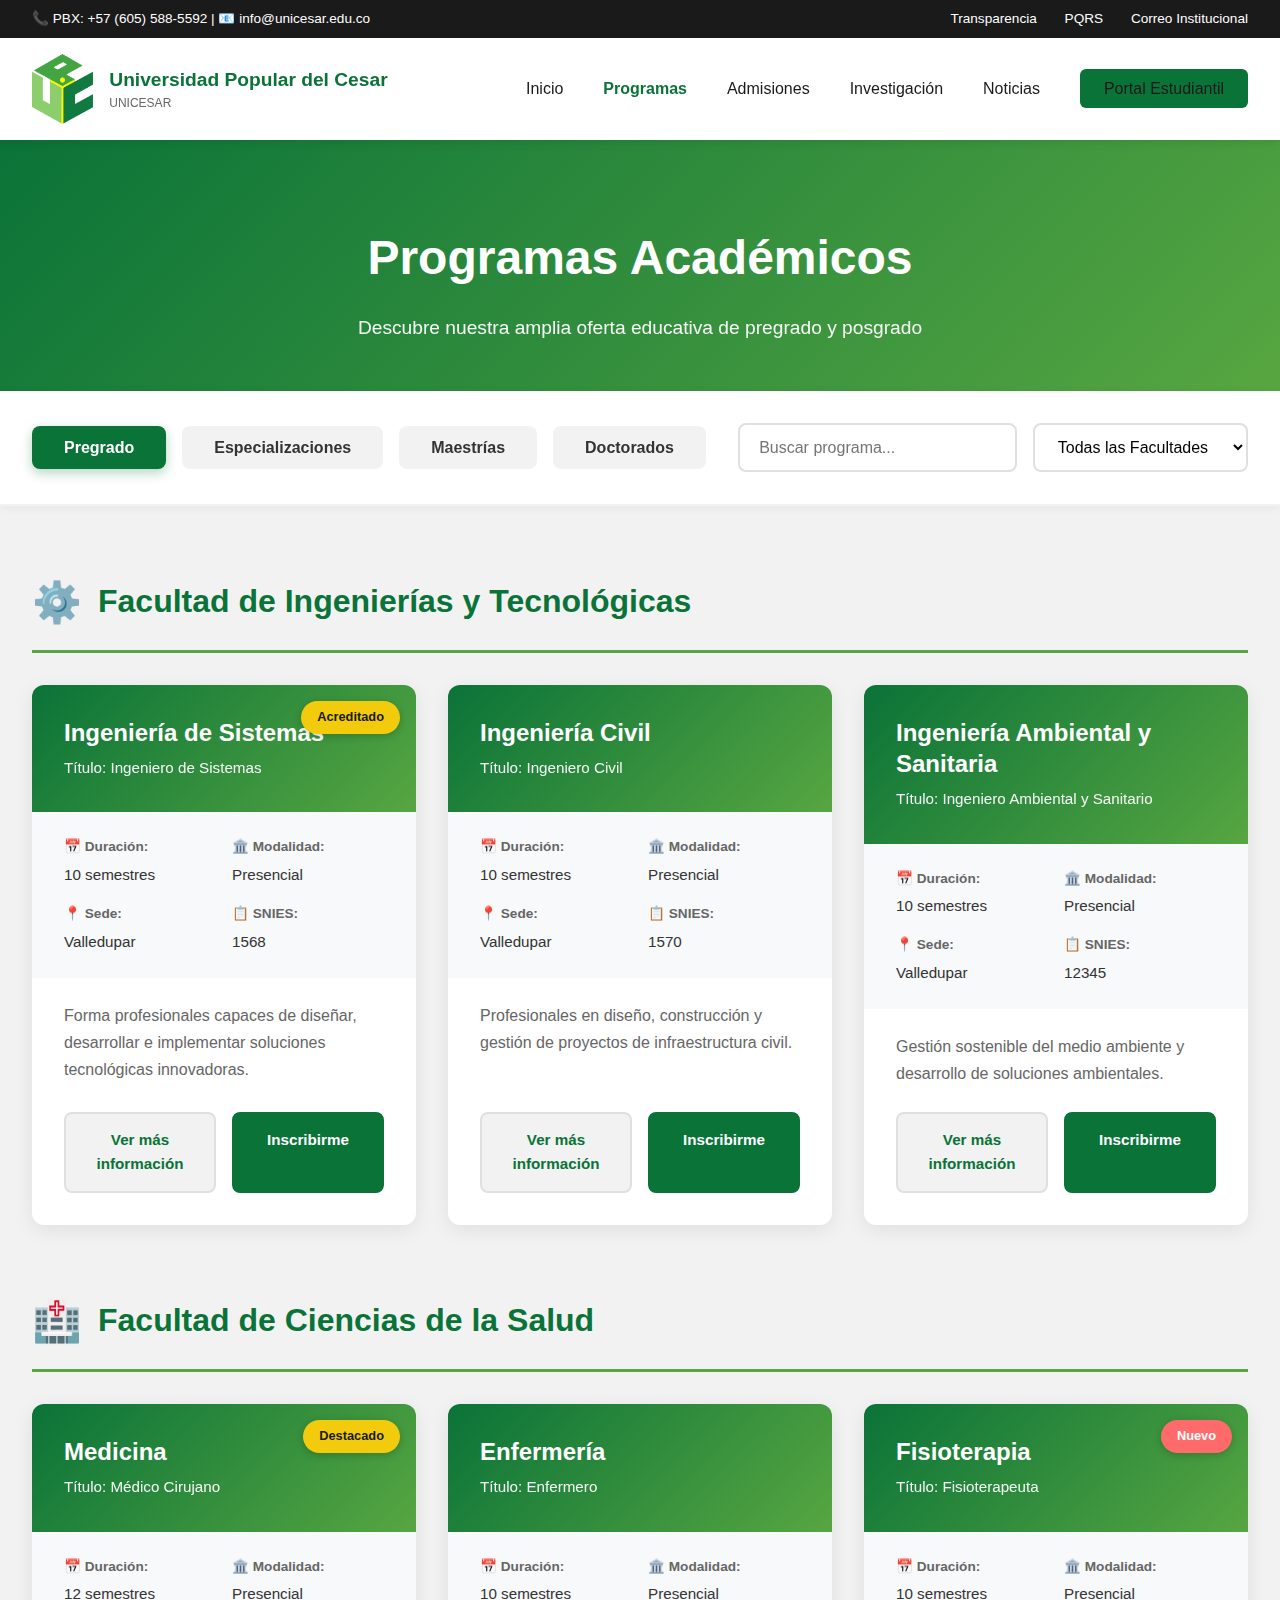
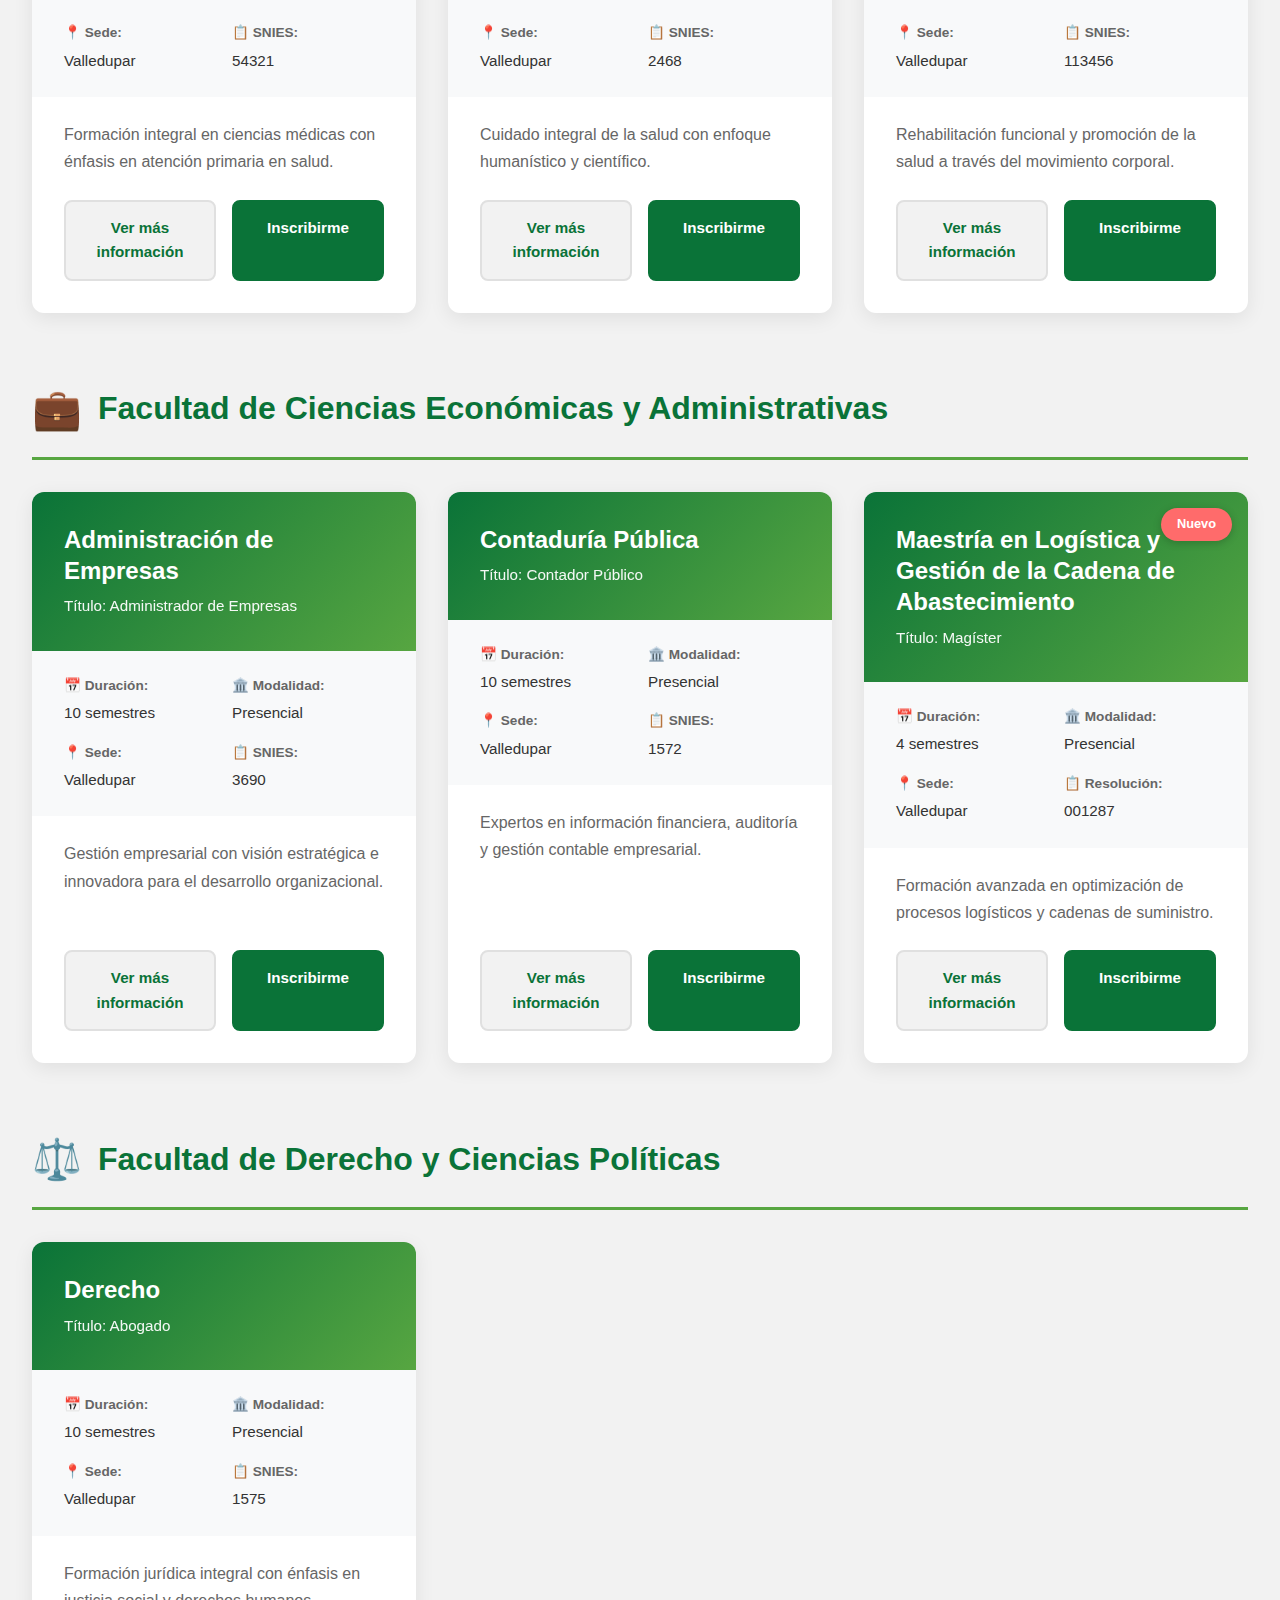
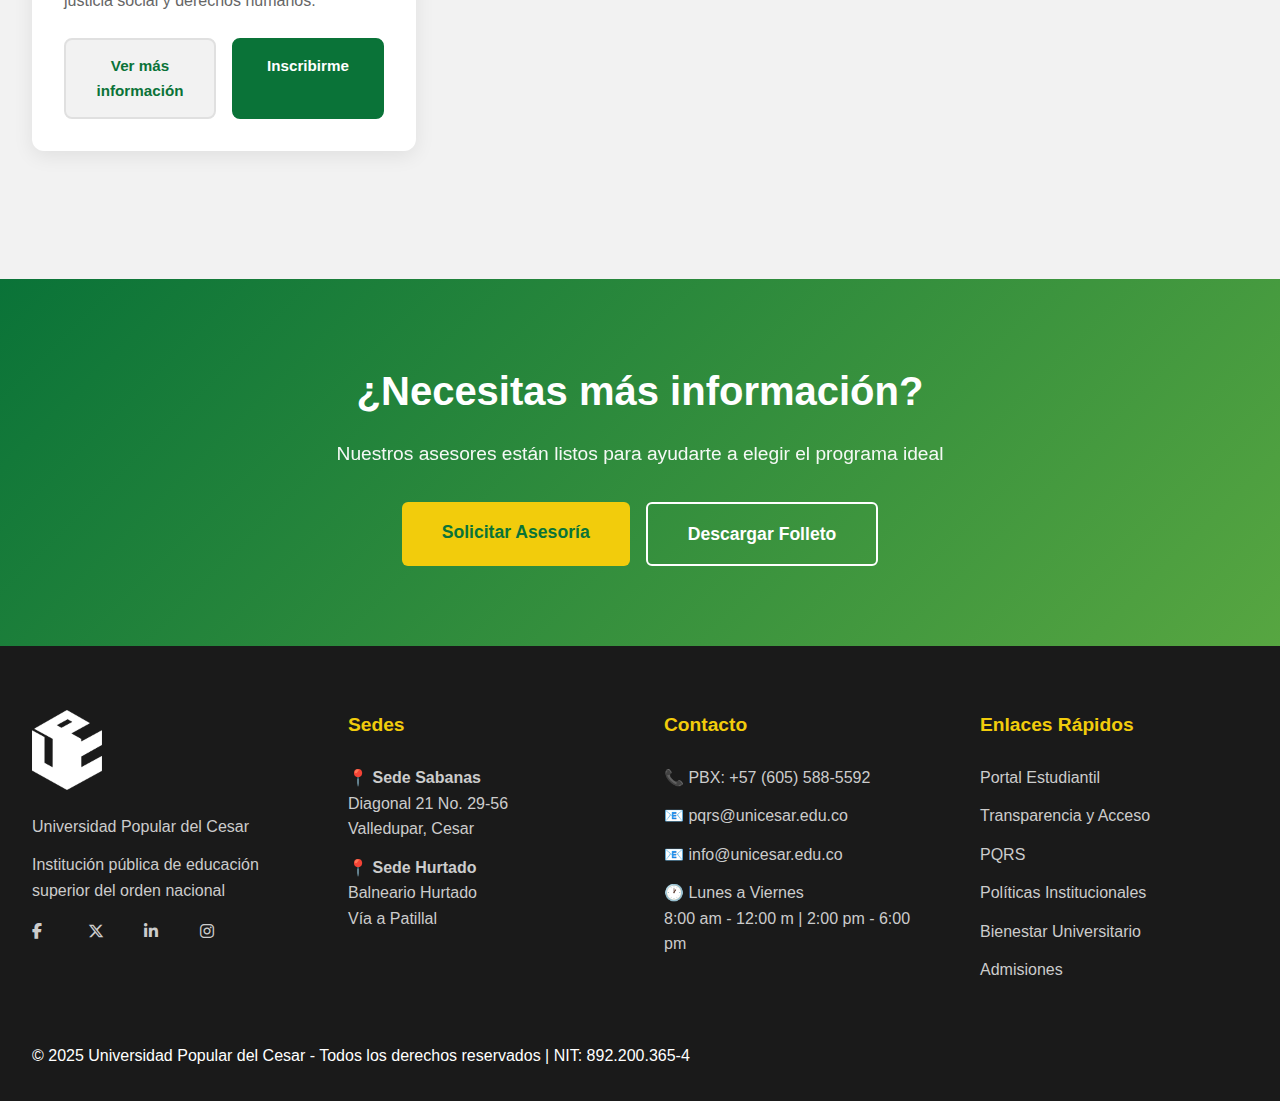
<file: programas.html>
<!DOCTYPE html>
<html lang="es">
<head>
    <meta charset="UTF-8">
    <meta name="viewport" content="width=device-width, initial-scale=1.0">
    <title>Programas Académicos - Universidad Popular del Cesar</title>
    <link rel="stylesheet" href="styles.css">
    <link rel="stylesheet" href="programas.css">
    <link
    rel="stylesheet"
    href="https://cdnjs.cloudflare.com/ajax/libs/font-awesome/6.5.0/css/all.min.css"
    referrerpolicy="no-referrer"
/>
</head>
<body>
    <!-- Top Header -->
    <div class="header-top">
        <div class="header-top-content">
            <div>📞 PBX: +57 (605) 588-5592 | 📧 info@unicesar.edu.co</div>
            <div class="header-top-links">
                <a href="#">Transparencia</a>
                <a href="#">PQRS</a>
                <a href="#">Correo Institucional</a>
            </div>
        </div>
    </div>

    <!-- Main Header -->
    <header>
        <nav>
            <div class="logo-container">
                <img src="img/logo.png" alt="Logo UNICESAR" class="logo-img">
                <div class="logo-text">
                    <h1>Universidad Popular del Cesar</h1>
                    <p>UNICESAR</p>
                </div>
            </div>
            <ul class="nav-menu">
                <li><a href="index.html">Inicio</a></li>
                <li><a href="programas.html" style="color: #0A7338; font-weight: 700;">Programas</a></li>
                <li><a href="admisiones.html">Admisiones</a></li>
                <li><a href="#investigacion">Investigación</a></li>
                <li><a href="noticias.html">Noticias</a></li>
                <li><a class="btn-portal" href="#">Portal Estudiantil</a></li>
            </ul>
        </nav>
    </header>

    <!-- Hero Programas -->
    <section class="programs-hero">
        <div class="container">
            <h1>Programas Académicos</h1>
            <p>Descubre nuestra amplia oferta educativa de pregrado y posgrado</p>
        </div>
    </section>

    <!-- Filtros de Programas -->
    <section class="programs-filters">
        <div class="container">
            <div class="filter-tabs">
                <button class="tab-btn active" data-level="pregrado">Pregrado</button>
                <button class="tab-btn" data-level="especializacion">Especializaciones</button>
                <button class="tab-btn" data-level="maestria">Maestrías</button>
                <button class="tab-btn" data-level="doctorado">Doctorados</button>
            </div>
            <div class="search-filter">
                <input type="text" placeholder="Buscar programa..." id="programSearch">
                <select id="facultyFilter">
                    <option value="todas">Todas las Facultades</option>
                    <option value="ingenierias">Ingenierías</option>
                    <option value="salud">Ciencias de la Salud</option>
                    <option value="economicas">Ciencias Económicas</option>
                    <option value="educacion">Educación y Artes</option>
                    <option value="derecho">Derecho</option>
                    <option value="humanas">Ciencias Sociales</option>
                </select>
            </div>
        </div>
    </section>

    <!-- Programas Grid -->
    <section class="programs-list">
        <div class="container">
            <!-- Facultad de Ingenierías -->
            <div class="faculty-section" data-faculty="ingenierias">
                <h2 class="faculty-title">
                    <span class="faculty-icon">⚙️</span>
                    Facultad de Ingenierías y Tecnológicas
                </h2>
                
                <div class="programs-grid">
                    <!-- Ingeniería de Sistemas -->
                    <div class="program-card-detail" data-level="pregrado">
                        <div class="program-header-detail">
                            <div class="program-badge">Acreditado</div>
                            <h3>Ingeniería de Sistemas</h3>
                            <p class="program-degree">Título: Ingeniero de Sistemas</p>
                        </div>
                        <div class="program-info">
                            <div class="info-item">
                                <span class="info-label">📅 Duración:</span>
                                <span>10 semestres</span>
                            </div>
                            <div class="info-item">
                                <span class="info-label">🏛️ Modalidad:</span>
                                <span>Presencial</span>
                            </div>
                            <div class="info-item">
                                <span class="info-label">📍 Sede:</span>
                                <span>Valledupar</span>
                            </div>
                            <div class="info-item">
                                <span class="info-label">📋 SNIES:</span>
                                <span>1568</span>
                            </div>
                        </div>
                        <p class="program-description">
                            Forma profesionales capaces de diseñar, desarrollar e implementar soluciones tecnológicas innovadoras.
                        </p>
                        <div class="program-actions">
                            <a href="ing-sistemas.html" class="btn-detail">Ver más información</a>
                            <a href="#" class="btn-apply">Inscribirme</a>
                        </div>
                    </div>

                    <!-- Ingeniería Civil -->
                    <div class="program-card-detail" data-level="pregrado">
                        <div class="program-header-detail">
                            <h3>Ingeniería Civil</h3>
                            <p class="program-degree">Título: Ingeniero Civil</p>
                        </div>
                        <div class="program-info">
                            <div class="info-item">
                                <span class="info-label">📅 Duración:</span>
                                <span>10 semestres</span>
                            </div>
                            <div class="info-item">
                                <span class="info-label">🏛️ Modalidad:</span>
                                <span>Presencial</span>
                            </div>
                            <div class="info-item">
                                <span class="info-label">📍 Sede:</span>
                                <span>Valledupar</span>
                            </div>
                            <div class="info-item">
                                <span class="info-label">📋 SNIES:</span>
                                <span>1570</span>
                            </div>
                        </div>
                        <p class="program-description">
                            Profesionales en diseño, construcción y gestión de proyectos de infraestructura civil.
                        </p>
                        <div class="program-actions">
                            <a href="ing-civil.html" class="btn-detail">Ver más información</a>
                            <a href="#" class="btn-apply">Inscribirme</a>
                        </div>
                    </div>

                    <!-- Ingeniería Ambiental -->
                    <div class="program-card-detail" data-level="pregrado">
                        <div class="program-header-detail">
                            <h3>Ingeniería Ambiental y Sanitaria</h3>
                            <p class="program-degree">Título: Ingeniero Ambiental y Sanitario</p>
                        </div>
                        <div class="program-info">
                            <div class="info-item">
                                <span class="info-label">📅 Duración:</span>
                                <span>10 semestres</span>
                            </div>
                            <div class="info-item">
                                <span class="info-label">🏛️ Modalidad:</span>
                                <span>Presencial</span>
                            </div>
                            <div class="info-item">
                                <span class="info-label">📍 Sede:</span>
                                <span>Valledupar</span>
                            </div>
                            <div class="info-item">
                                <span class="info-label">📋 SNIES:</span>
                                <span>12345</span>
                            </div>
                        </div>
                        <p class="program-description">
                            Gestión sostenible del medio ambiente y desarrollo de soluciones ambientales.
                        </p>
                        <div class="program-actions">
                            <a href="#" class="btn-detail">Ver más información</a>
                            <a href="#" class="btn-apply">Inscribirme</a>
                        </div>
                    </div>
                </div>
            </div>

            <!-- Facultad de Ciencias de la Salud -->
            <div class="faculty-section" data-faculty="salud">
                <h2 class="faculty-title">
                    <span class="faculty-icon">🏥</span>
                    Facultad de Ciencias de la Salud
                </h2>
                
                <div class="programs-grid">
                    <!-- Medicina -->
                    <div class="program-card-detail" data-level="pregrado">
                        <div class="program-header-detail">
                            <div class="program-badge badge-featured">Destacado</div>
                            <h3>Medicina</h3>
                            <p class="program-degree">Título: Médico Cirujano</p>
                        </div>
                        <div class="program-info">
                            <div class="info-item">
                                <span class="info-label">📅 Duración:</span>
                                <span>12 semestres</span>
                            </div>
                            <div class="info-item">
                                <span class="info-label">🏛️ Modalidad:</span>
                                <span>Presencial</span>
                            </div>
                            <div class="info-item">
                                <span class="info-label">📍 Sede:</span>
                                <span>Valledupar</span>
                            </div>
                            <div class="info-item">
                                <span class="info-label">📋 SNIES:</span>
                                <span>54321</span>
                            </div>
                        </div>
                        <p class="program-description">
                            Formación integral en ciencias médicas con énfasis en atención primaria en salud.
                        </p>
                        <div class="program-actions">
                            <a href="#" class="btn-detail">Ver más información</a>
                            <a href="#" class="btn-apply">Inscribirme</a>
                        </div>
                    </div>

                    <!-- Enfermería -->
                    <div class="program-card-detail" data-level="pregrado">
                        <div class="program-header-detail">
                            <h3>Enfermería</h3>
                            <p class="program-degree">Título: Enfermero</p>
                        </div>
                        <div class="program-info">
                            <div class="info-item">
                                <span class="info-label">📅 Duración:</span>
                                <span>10 semestres</span>
                            </div>
                            <div class="info-item">
                                <span class="info-label">🏛️ Modalidad:</span>
                                <span>Presencial</span>
                            </div>
                            <div class="info-item">
                                <span class="info-label">📍 Sede:</span>
                                <span>Valledupar</span>
                            </div>
                            <div class="info-item">
                                <span class="info-label">📋 SNIES:</span>
                                <span>2468</span>
                            </div>
                        </div>
                        <p class="program-description">
                            Cuidado integral de la salud con enfoque humanístico y científico.
                        </p>
                        <div class="program-actions">
                            <a href="#" class="btn-detail">Ver más información</a>
                            <a href="#" class="btn-apply">Inscribirme</a>
                        </div>
                    </div>

                    <!-- Fisioterapia -->
                    <div class="program-card-detail" data-level="pregrado">
                        <div class="program-header-detail">
                            <div class="program-badge badge-new">Nuevo</div>
                            <h3>Fisioterapia</h3>
                            <p class="program-degree">Título: Fisioterapeuta</p>
                        </div>
                        <div class="program-info">
                            <div class="info-item">
                                <span class="info-label">📅 Duración:</span>
                                <span>10 semestres</span>
                            </div>
                            <div class="info-item">
                                <span class="info-label">🏛️ Modalidad:</span>
                                <span>Presencial</span>
                            </div>
                            <div class="info-item">
                                <span class="info-label">📍 Sede:</span>
                                <span>Valledupar</span>
                            </div>
                            <div class="info-item">
                                <span class="info-label">📋 SNIES:</span>
                                <span>113456</span>
                            </div>
                        </div>
                        <p class="program-description">
                            Rehabilitación funcional y promoción de la salud a través del movimiento corporal.
                        </p>
                        <div class="program-actions">
                            <a href="#" class="btn-detail">Ver más información</a>
                            <a href="#" class="btn-apply">Inscribirme</a>
                        </div>
                    </div>
                </div>
            </div>

            <!-- Facultad de Ciencias Económicas y Administrativas -->
            <div class="faculty-section" data-faculty="economicas">
                <h2 class="faculty-title">
                    <span class="faculty-icon">💼</span>
                    Facultad de Ciencias Económicas y Administrativas
                </h2>
                
                <div class="programs-grid">
                    <!-- Administración de Empresas -->
                    <div class="program-card-detail" data-level="pregrado">
                        <div class="program-header-detail">
                            <h3>Administración de Empresas</h3>
                            <p class="program-degree">Título: Administrador de Empresas</p>
                        </div>
                        <div class="program-info">
                            <div class="info-item">
                                <span class="info-label">📅 Duración:</span>
                                <span>10 semestres</span>
                            </div>
                            <div class="info-item">
                                <span class="info-label">🏛️ Modalidad:</span>
                                <span>Presencial</span>
                            </div>
                            <div class="info-item">
                                <span class="info-label">📍 Sede:</span>
                                <span>Valledupar</span>
                            </div>
                            <div class="info-item">
                                <span class="info-label">📋 SNIES:</span>
                                <span>3690</span>
                            </div>
                        </div>
                        <p class="program-description">
                            Gestión empresarial con visión estratégica e innovadora para el desarrollo organizacional.
                        </p>
                        <div class="program-actions">
                            <a href="#" class="btn-detail">Ver más información</a>
                            <a href="#" class="btn-apply">Inscribirme</a>
                        </div>
                    </div>

                    <!-- Contaduría Pública -->
                    <div class="program-card-detail" data-level="pregrado">
                        <div class="program-header-detail">
                            <h3>Contaduría Pública</h3>
                            <p class="program-degree">Título: Contador Público</p>
                        </div>
                        <div class="program-info">
                            <div class="info-item">
                                <span class="info-label">📅 Duración:</span>
                                <span>10 semestres</span>
                            </div>
                            <div class="info-item">
                                <span class="info-label">🏛️ Modalidad:</span>
                                <span>Presencial</span>
                            </div>
                            <div class="info-item">
                                <span class="info-label">📍 Sede:</span>
                                <span>Valledupar</span>
                            </div>
                            <div class="info-item">
                                <span class="info-label">📋 SNIES:</span>
                                <span>1572</span>
                            </div>
                        </div>
                        <p class="program-description">
                            Expertos en información financiera, auditoría y gestión contable empresarial.
                        </p>
                        <div class="program-actions">
                            <a href="#" class="btn-detail">Ver más información</a>
                            <a href="#" class="btn-apply">Inscribirme</a>
                        </div>
                    </div>

                    <!-- Maestría en Logística -->
                    <div class="program-card-detail" data-level="maestria">
                        <div class="program-header-detail">
                            <div class="program-badge badge-new">Nuevo</div>
                            <h3>Maestría en Logística y Gestión de la Cadena de Abastecimiento</h3>
                            <p class="program-degree">Título: Magíster</p>
                        </div>
                        <div class="program-info">
                            <div class="info-item">
                                <span class="info-label">📅 Duración:</span>
                                <span>4 semestres</span>
                            </div>
                            <div class="info-item">
                                <span class="info-label">🏛️ Modalidad:</span>
                                <span>Presencial</span>
                            </div>
                            <div class="info-item">
                                <span class="info-label">📍 Sede:</span>
                                <span>Valledupar</span>
                            </div>
                            <div class="info-item">
                                <span class="info-label">📋 Resolución:</span>
                                <span>001287</span>
                            </div>
                        </div>
                        <p class="program-description">
                            Formación avanzada en optimización de procesos logísticos y cadenas de suministro.
                        </p>
                        <div class="program-actions">
                            <a href="#" class="btn-detail">Ver más información</a>
                            <a href="#" class="btn-apply">Inscribirme</a>
                        </div>
                    </div>
                </div>
            </div>

            <!-- Facultad de Derecho -->
            <div class="faculty-section" data-faculty="derecho">
                <h2 class="faculty-title">
                    <span class="faculty-icon">⚖️</span>
                    Facultad de Derecho y Ciencias Políticas
                </h2>
                
                <div class="programs-grid">
                    <!-- Derecho -->
                    <div class="program-card-detail" data-level="pregrado">
                        <div class="program-header-detail">
                            <h3>Derecho</h3>
                            <p class="program-degree">Título: Abogado</p>
                        </div>
                        <div class="program-info">
                            <div class="info-item">
                                <span class="info-label">📅 Duración:</span>
                                <span>10 semestres</span>
                            </div>
                            <div class="info-item">
                                <span class="info-label">🏛️ Modalidad:</span>
                                <span>Presencial</span>
                            </div>
                            <div class="info-item">
                                <span class="info-label">📍 Sede:</span>
                                <span>Valledupar</span>
                            </div>
                            <div class="info-item">
                                <span class="info-label">📋 SNIES:</span>
                                <span>1575</span>
                            </div>
                        </div>
                        <p class="program-description">
                            Formación jurídica integral con énfasis en justicia social y derechos humanos.
                        </p>
                        <div class="program-actions">
                            <a href="#" class="btn-detail">Ver más información</a>
                            <a href="#" class="btn-apply">Inscribirme</a>
                        </div>
                    </div>
                </div>
            </div>
        </div>
    </section>

    <!-- Call to Action -->
    <section class="programs-cta">
        <div class="container">
            <h2>¿Necesitas más información?</h2>
            <p>Nuestros asesores están listos para ayudarte a elegir el programa ideal</p>
            <div class="cta-buttons">
                <a href="#" class="btn btn-primary">Solicitar Asesoría</a>
                <a href="#" class="btn btn-secondary">Descargar Folleto</a>
            </div>
        </div>
    </section>

    <!-- Footer -->
    <footer>
        <div class="footer-content">
            <div class="footer-section">
                <img src="img/logo.png" alt="Logo UNICESAR" class="footer-logo-img">
                <p>Universidad Popular del Cesar</p>
                <p>Institución pública de educación superior del orden nacional</p>
                <div class="footer-social">
                <a href="#" class="social-icon facebook"><i class="fab fa-facebook-f"></i></a>
                <a href="#" class="social-icon twitter"><i class="fab fa-x-twitter"></i></a>
                <a href="#" class="social-icon linkedin"><i class="fab fa-linkedin-in"></i></a>
                <a href="#" class="social-icon instagram"><i class="fab fa-instagram"></i></a>
            </div>
            </div>
            <div class="footer-section">
                <h3>Sedes</h3>
                <p>📍 <strong>Sede Sabanas</strong><br>Diagonal 21 No. 29-56<br>Valledupar, Cesar</p>
                <p>📍 <strong>Sede Hurtado</strong><br>Balneario Hurtado<br>Vía a Patillal</p>
            </div>
            <div class="footer-section">
                <h3>Contacto</h3>
                <p>📞 PBX: +57 (605) 588-5592</p>
                <p>📧 pqrs@unicesar.edu.co</p>
                <p>📧 info@unicesar.edu.co</p>
                <p>🕐 Lunes a Viernes<br>8:00 am - 12:00 m | 2:00 pm - 6:00 pm</p>
            </div>
            <div class="footer-section">
                <h3>Enlaces Rápidos</h3>
                <a href="#">Portal Estudiantil</a>
                <a href="#">Transparencia y Acceso</a>
                <a href="#">PQRS</a>
                <a href="#">Políticas Institucionales</a>
                <a href="#">Bienestar Universitario</a>
                <a href="#">Admisiones</a>
            </div>
        </div>
        <div class="footer-bottom">
            <p>&copy; 2025 Universidad Popular del Cesar - Todos los derechos reservados | NIT: 892.200.365-4</p>
        </div>
    </footer>

    <script>
        // Filtro por nivel
        const tabBtns = document.querySelectorAll('.tab-btn');
        const programCards = document.querySelectorAll('.program-card-detail');

        tabBtns.forEach(btn => {
            btn.addEventListener('click', () => {
                tabBtns.forEach(b => b.classList.remove('active'));
                btn.classList.add('active');
                
                const level = btn.dataset.level;
                
                programCards.forEach(card => {
                    if (level === 'pregrado' && !card.dataset.level) {
                        card.style.display = 'block';
                    } else if (card.dataset.level === level) {
                        card.style.display = 'block';
                    } else {
                        card.style.display = 'none';
                    }
                });
            });
        });

        // Búsqueda
        const searchInput = document.getElementById('programSearch');
        searchInput.addEventListener('input', (e) => {
            const searchTerm = e.target.value.toLowerCase();
            
            programCards.forEach(card => {
                const title = card.querySelector('h3').textContent.toLowerCase();
                const description = card.querySelector('.program-description').textContent.toLowerCase();
                
                if (title.includes(searchTerm) || description.includes(searchTerm)) {
                    card.style.display = 'block';
                } else {
                    card.style.display = 'none';
                }
            });
        });

        // Filtro por facultad
        const facultyFilter = document.getElementById('facultyFilter');
        facultyFilter.addEventListener('change', (e) => {
            const faculty = e.target.value;
            const facultySections = document.querySelectorAll('.faculty-section');
            
            facultySections.forEach(section => {
                if (faculty === 'todas' || section.dataset.faculty === faculty) {
                    section.style.display = 'block';
                } else {
                    section.style.display = 'none';
                }
            });
        });
    </script>
</body>
</html>
</file>
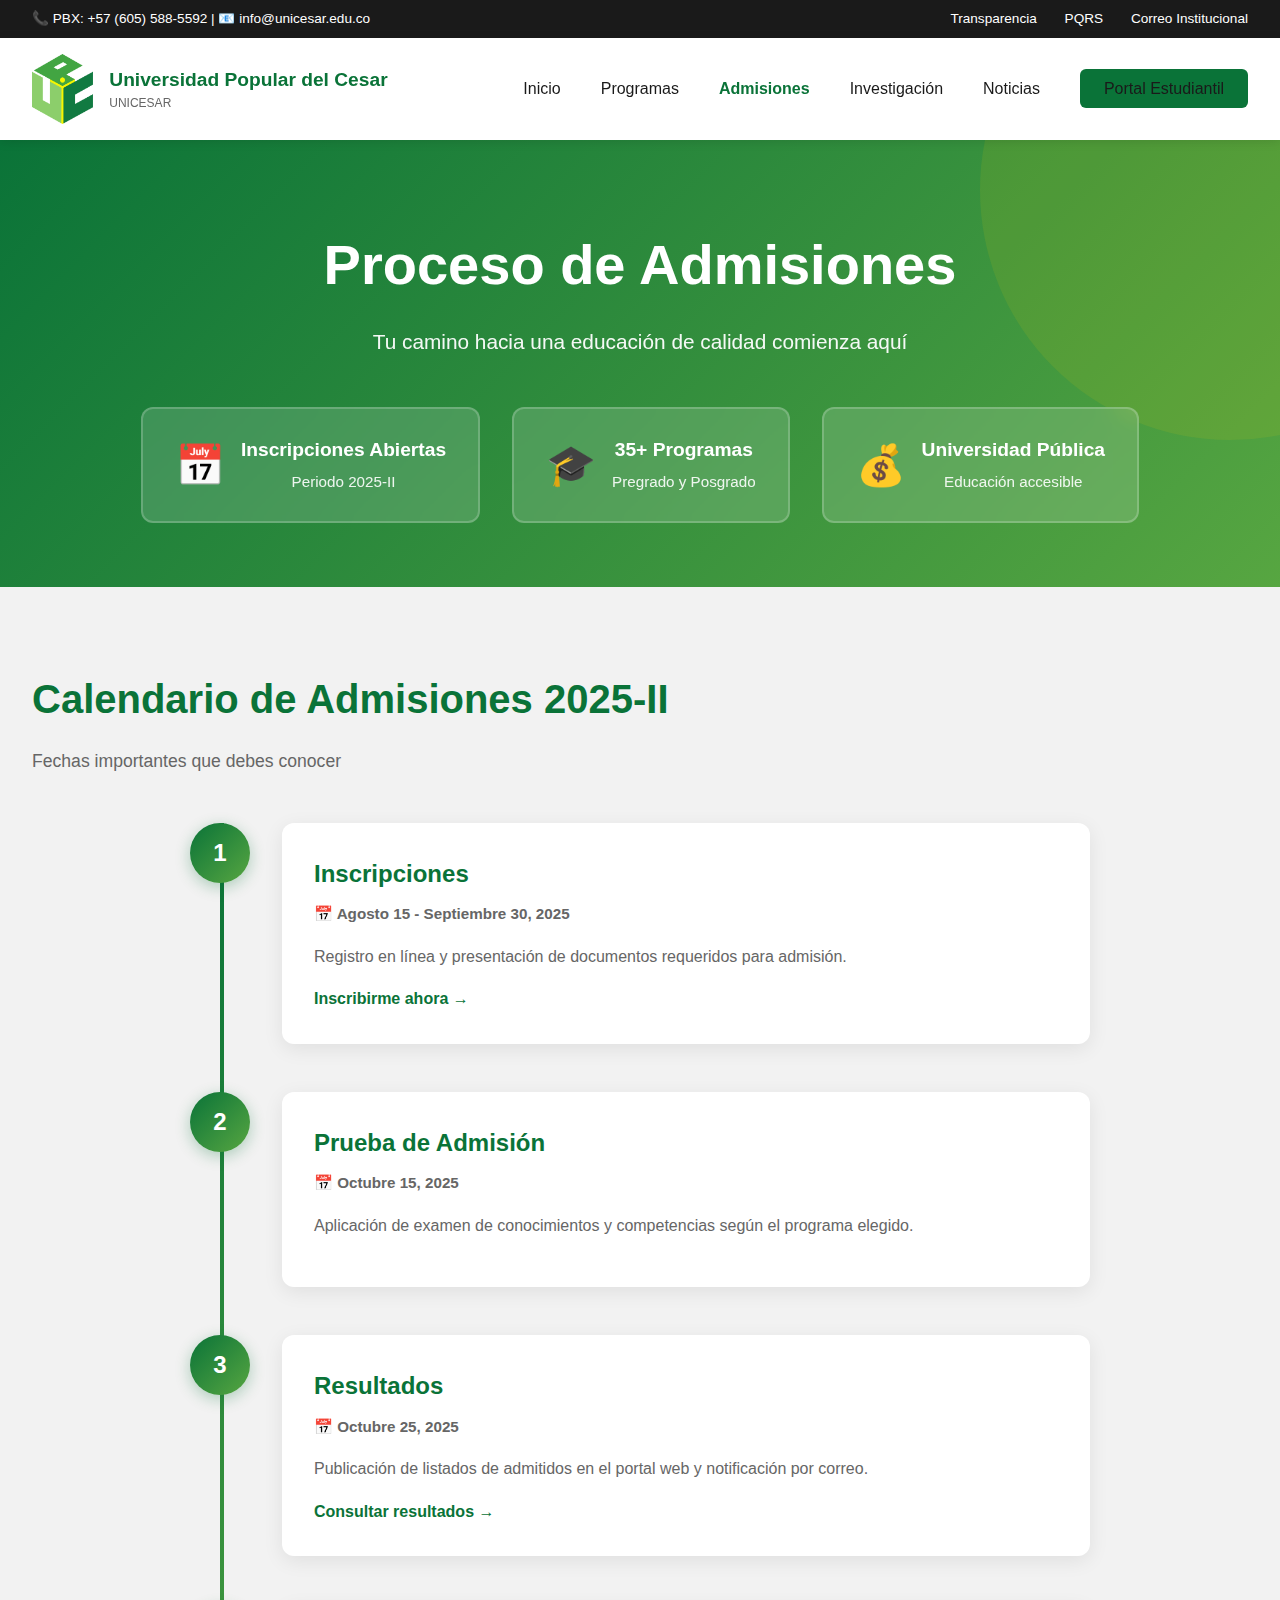
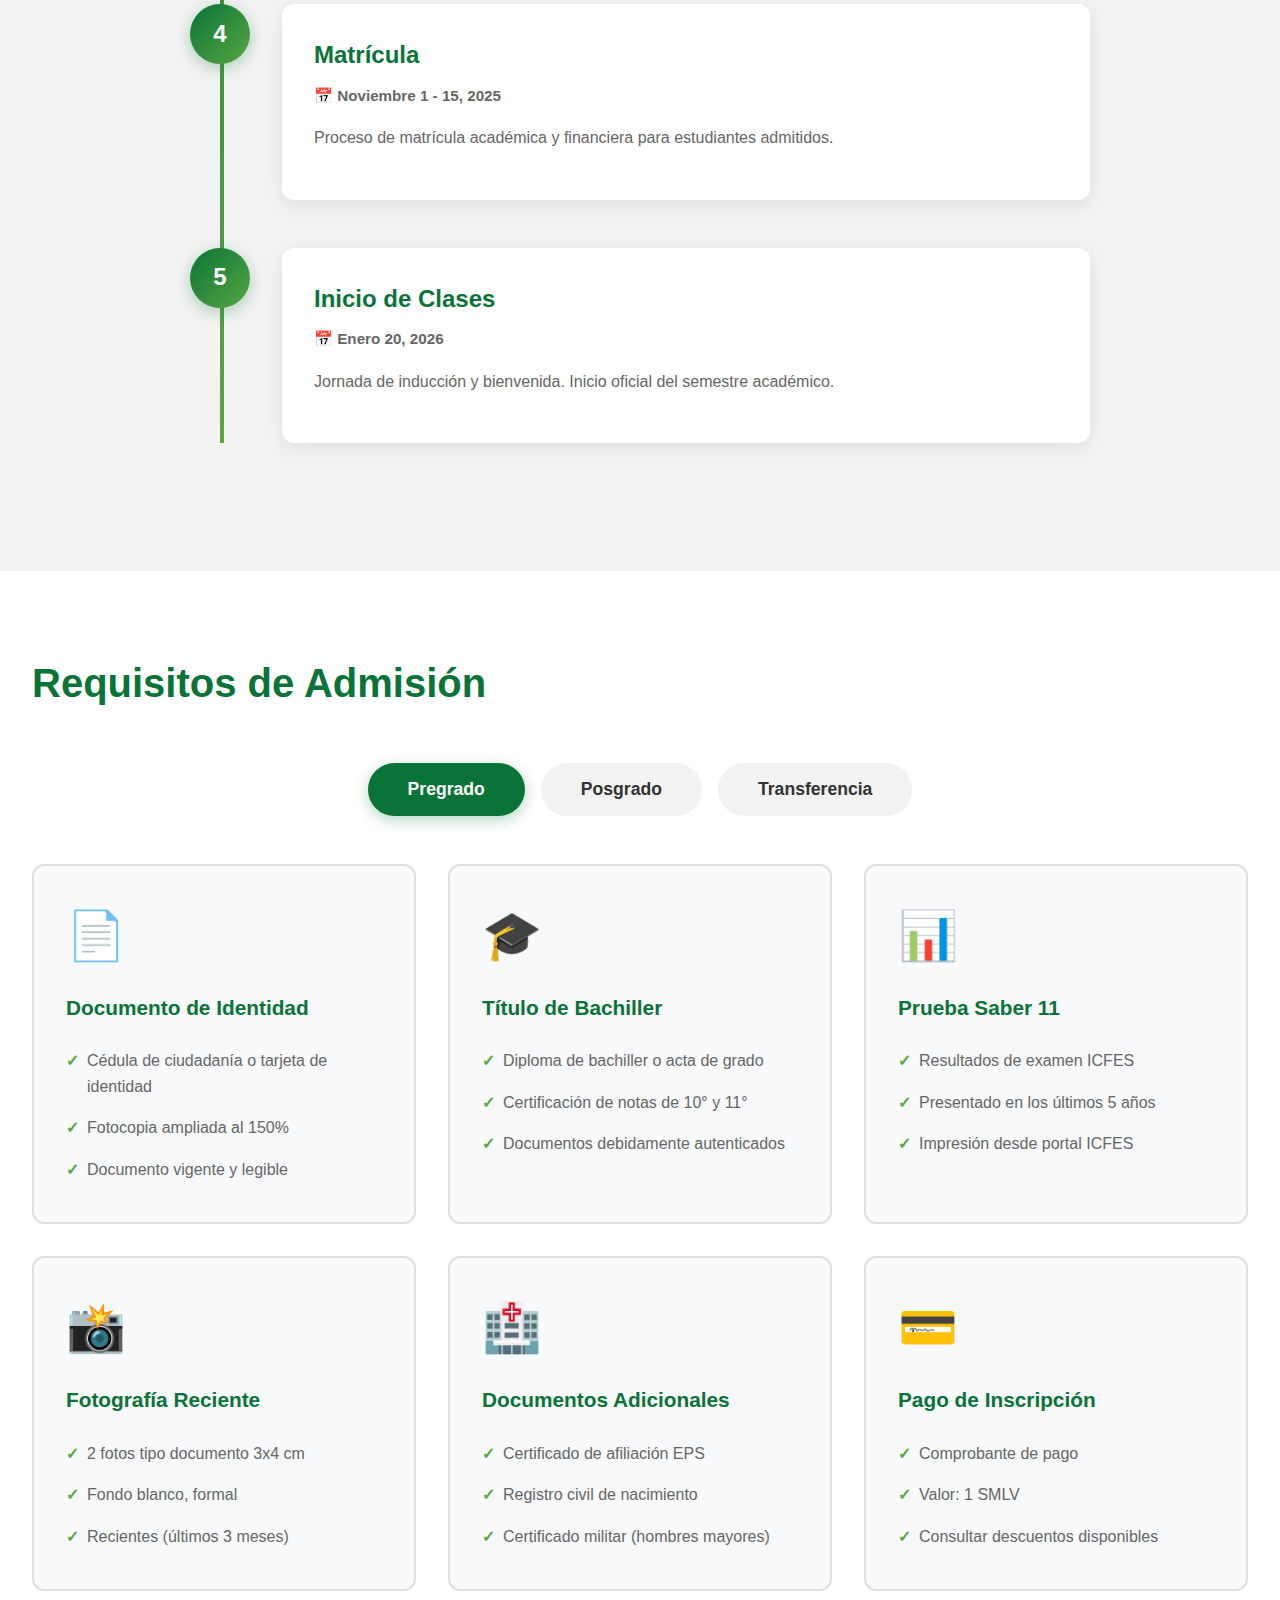
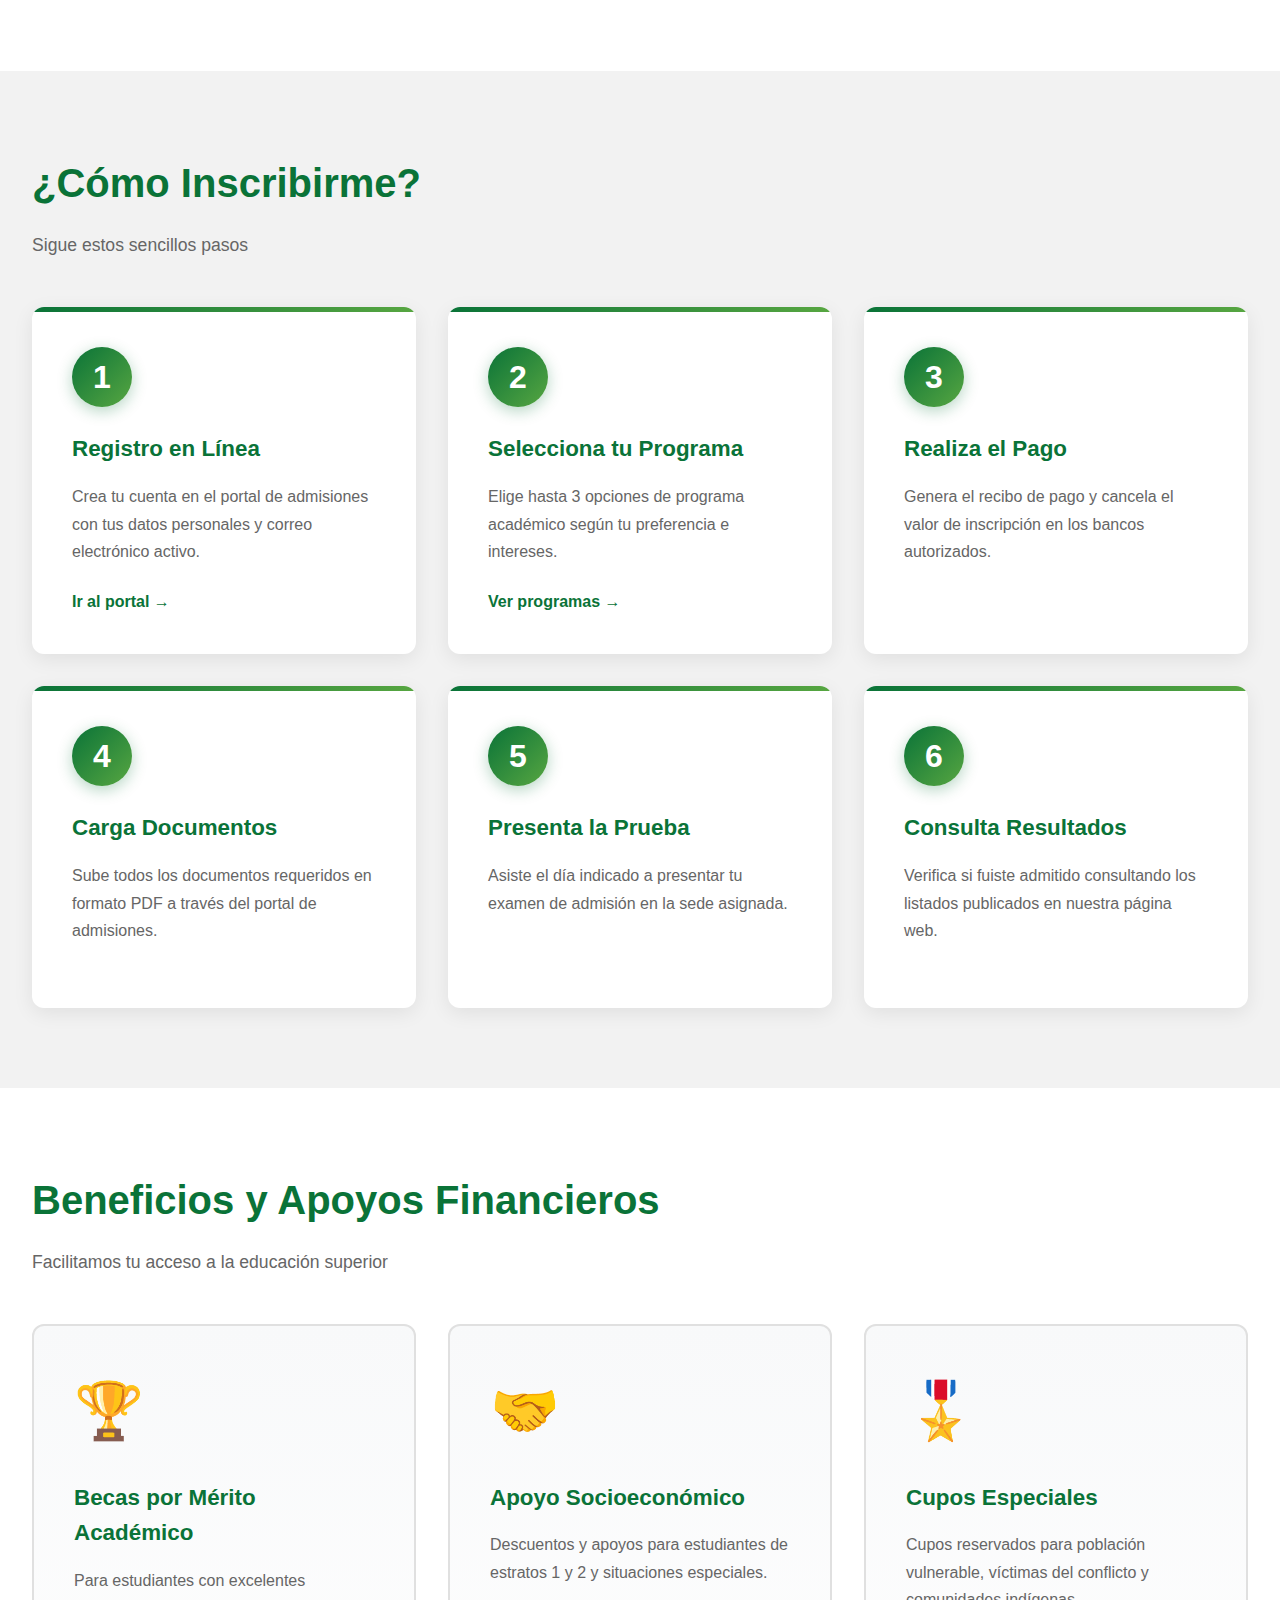
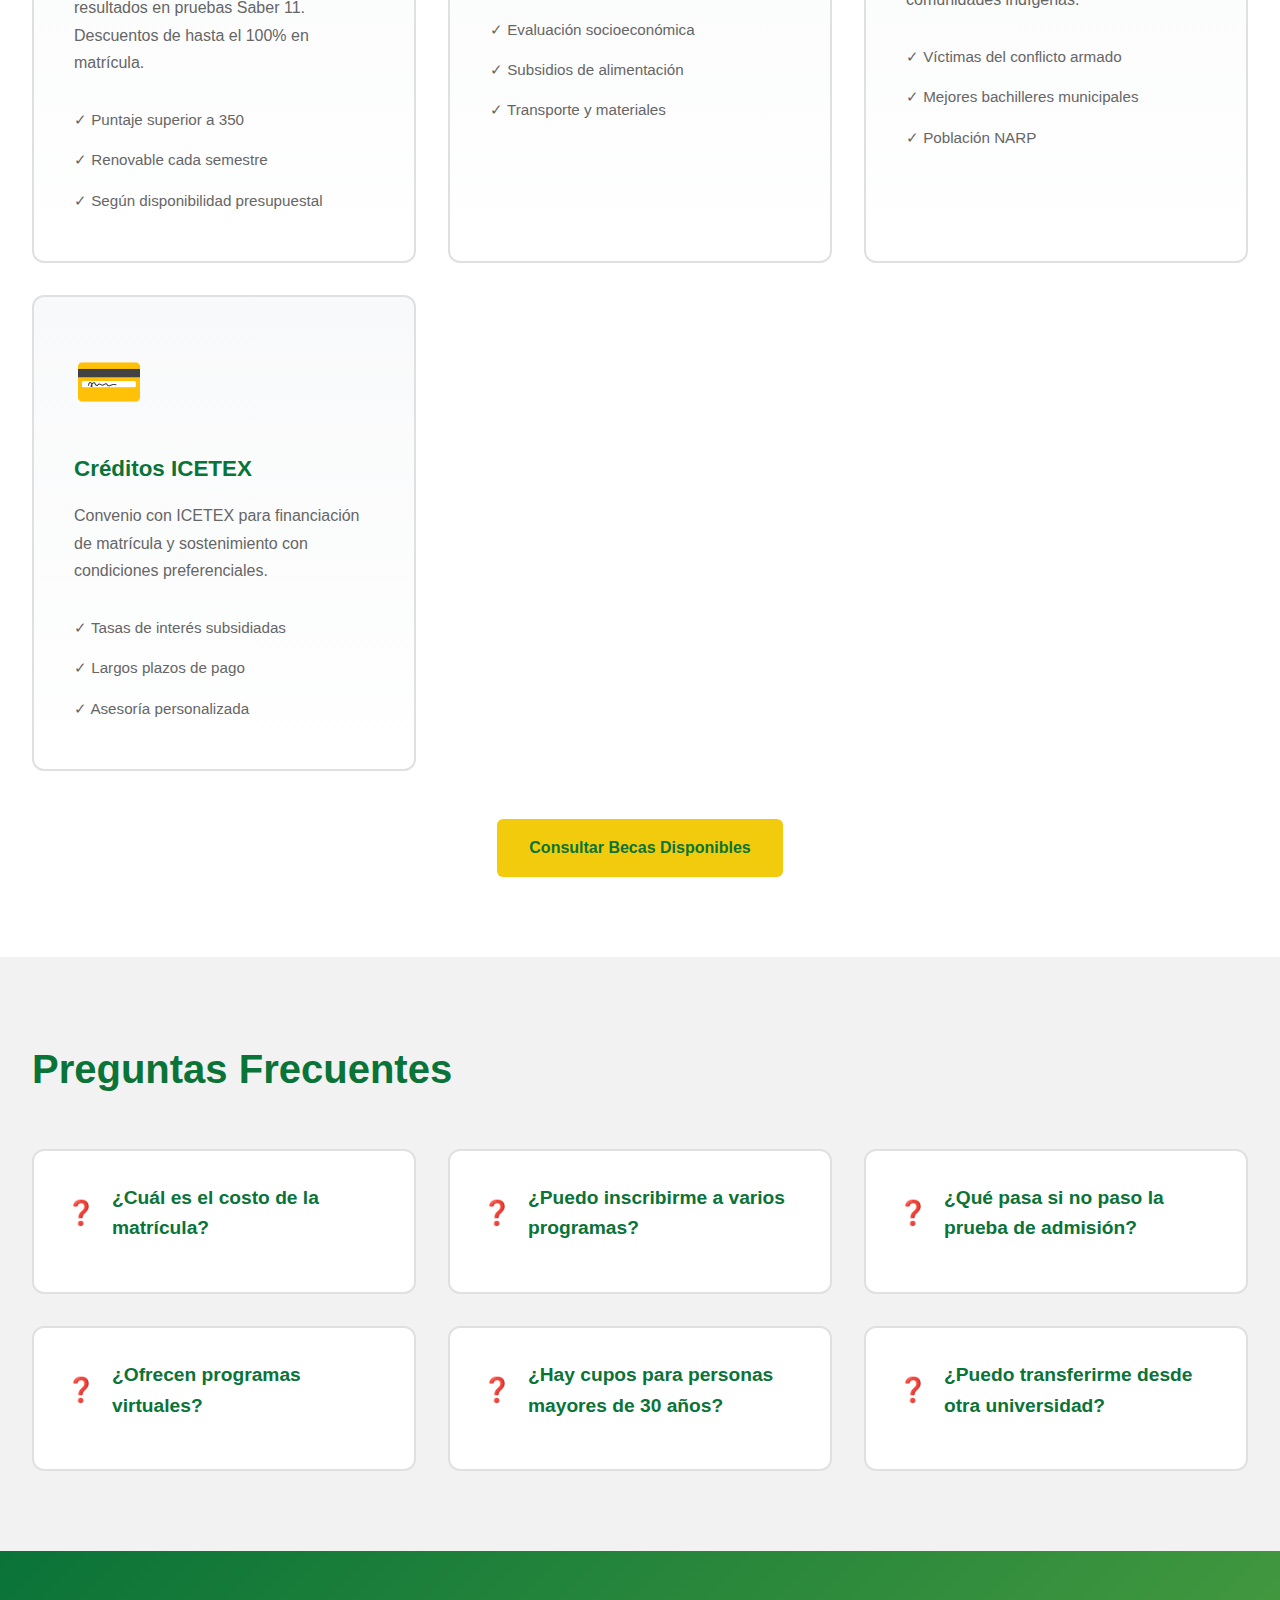
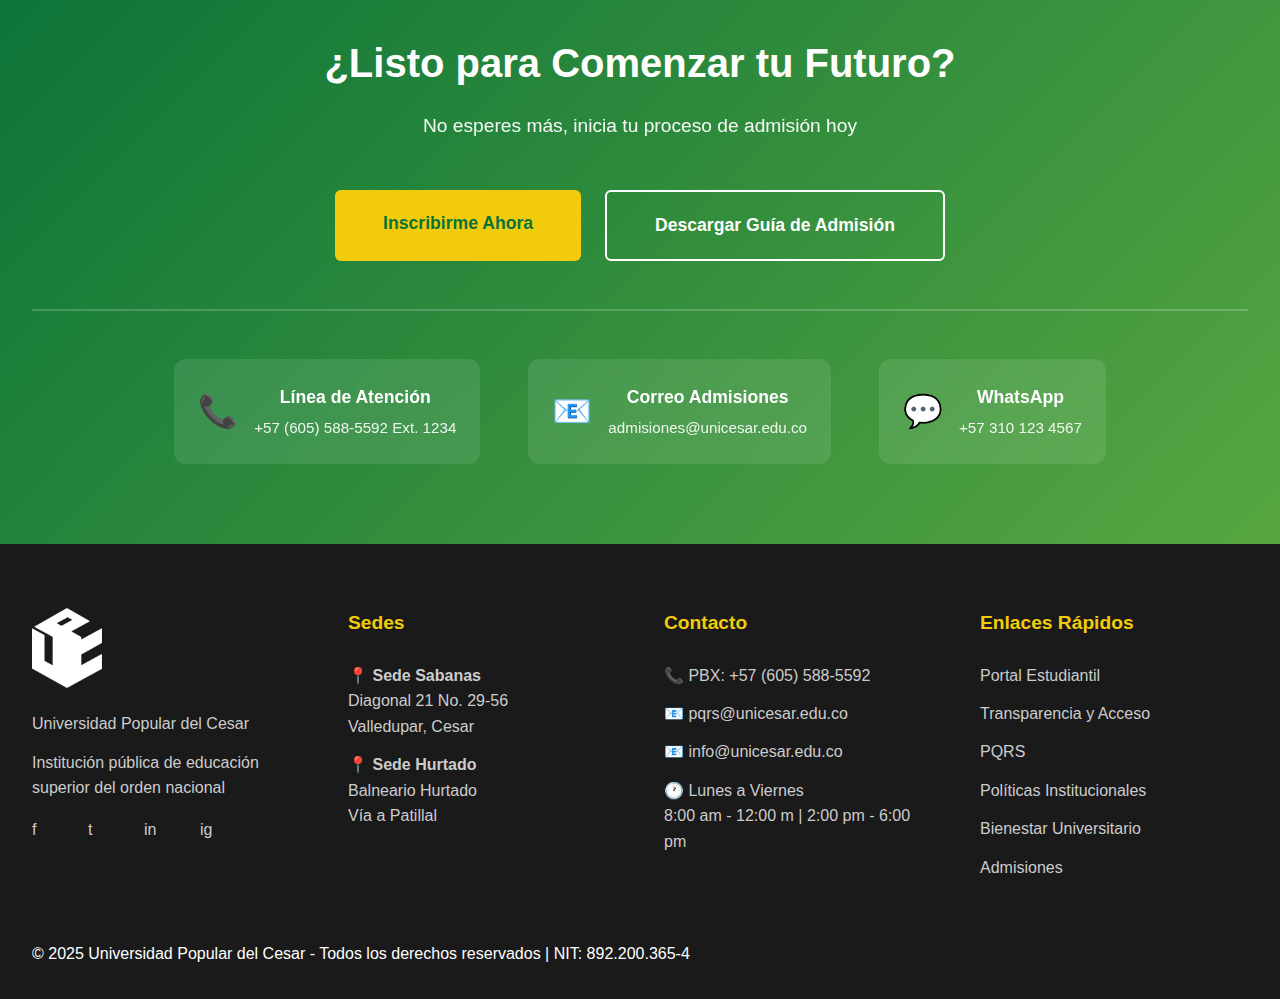
<file: app/admisiones.html>
<!DOCTYPE html>
<html lang="es">
<head>
    <meta charset="UTF-8">
    <meta name="viewport" content="width=device-width, initial-scale=1.0">
    <title>Admisiones - Universidad Popular del Cesar</title>
    <link rel="stylesheet" href="styles.css">
    <link rel="stylesheet" href="admisiones.css">
</head>
<body>
    <!-- Top Header -->
    <div class="header-top">
        <div class="header-top-content">
            <div>📞 PBX: +57 (605) 588-5592 | 📧 info@unicesar.edu.co</div>
            <div class="header-top-links">
                <a href="#">Transparencia</a>
                <a href="#">PQRS</a>
                <a href="#">Correo Institucional</a>
            </div>
        </div>
    </div>

    <!-- Main Header -->
    <header>
        <nav>
            <div class="logo-container">
                <img src="img/logo.png" alt="Logo UNICESAR" class="logo-img">
                <div class="logo-text">
                    <h1>Universidad Popular del Cesar</h1>
                    <p>UNICESAR</p>
                </div>
            </div>
            <ul class="nav-menu">
                <li><a href="index.html">Inicio</a></li>
                <li><a href="programas.html">Programas</a></li>
                <li><a href="admisiones.html" style="color: #0A7338; font-weight: 700;">Admisiones</a></li>
                <li><a href="#investigacion">Investigación</a></li>
                <li><a href="noticias.html">Noticias</a></li>
                <li><a class="btn-portal" href="#">Portal Estudiantil</a></li>
            </ul>
        </nav>
    </header>

    <!-- Hero Admisiones -->
    <section class="admissions-hero">
        <div class="container">
            <h1>Proceso de Admisiones</h1>
            <p>Tu camino hacia una educación de calidad comienza aquí</p>
            <div class="hero-stats-admissions">
                <div class="stat-box">
                    <span class="stat-icon">📅</span>
                    <div>
                        <strong>Inscripciones Abiertas</strong>
                        <p>Periodo 2025-II</p>
                    </div>
                </div>
                <div class="stat-box">
                    <span class="stat-icon">🎓</span>
                    <div>
                        <strong>35+ Programas</strong>
                        <p>Pregrado y Posgrado</p>
                    </div>
                </div>
                <div class="stat-box">
                    <span class="stat-icon">💰</span>
                    <div>
                        <strong>Universidad Pública</strong>
                        <p>Educación accesible</p>
                    </div>
                </div>
            </div>
        </div>
    </section>

    <!-- Calendario de Admisiones -->
    <section class="admission-calendar">
        <div class="container">
            <h2 class="section-title">Calendario de Admisiones 2025-II</h2>
            <p class="section-subtitle">Fechas importantes que debes conocer</p>
            
            <div class="timeline">
                <div class="timeline-item">
                    <div class="timeline-marker">1</div>
                    <div class="timeline-content">
                        <h3>Inscripciones</h3>
                        <p class="timeline-date">📅 Agosto 15 - Septiembre 30, 2025</p>
                        <p>Registro en línea y presentación de documentos requeridos para admisión.</p>
                        <a href="#" class="timeline-link">Inscribirme ahora →</a>
                    </div>
                </div>

                <div class="timeline-item">
                    <div class="timeline-marker">2</div>
                    <div class="timeline-content">
                        <h3>Prueba de Admisión</h3>
                        <p class="timeline-date">📅 Octubre 15, 2025</p>
                        <p>Aplicación de examen de conocimientos y competencias según el programa elegido.</p>
                    </div>
                </div>

                <div class="timeline-item">
                    <div class="timeline-marker">3</div>
                    <div class="timeline-content">
                        <h3>Resultados</h3>
                        <p class="timeline-date">📅 Octubre 25, 2025</p>
                        <p>Publicación de listados de admitidos en el portal web y notificación por correo.</p>
                        <a href="#" class="timeline-link">Consultar resultados →</a>
                    </div>
                </div>

                <div class="timeline-item">
                    <div class="timeline-marker">4</div>
                    <div class="timeline-content">
                        <h3>Matrícula</h3>
                        <p class="timeline-date">📅 Noviembre 1 - 15, 2025</p>
                        <p>Proceso de matrícula académica y financiera para estudiantes admitidos.</p>
                    </div>
                </div>

                <div class="timeline-item">
                    <div class="timeline-marker">5</div>
                    <div class="timeline-content">
                        <h3>Inicio de Clases</h3>
                        <p class="timeline-date">📅 Enero 20, 2026</p>
                        <p>Jornada de inducción y bienvenida. Inicio oficial del semestre académico.</p>
                    </div>
                </div>
            </div>
        </div>
    </section>

    <!-- Requisitos de Admisión -->
    <section class="admission-requirements">
        <div class="container">
            <h2 class="section-title">Requisitos de Admisión</h2>
            
            <div class="requirements-tabs">
                <button class="req-tab active" data-level="pregrado">Pregrado</button>
                <button class="req-tab" data-level="posgrado">Posgrado</button>
                <button class="req-tab" data-level="transferencia">Transferencia</button>
            </div>

            <!-- Requisitos Pregrado -->
            <div class="requirements-content active" id="pregrado">
                <div class="requirements-grid">
                    <div class="requirement-card">
                        <div class="req-icon">📄</div>
                        <h3>Documento de Identidad</h3>
                        <ul>
                            <li>Cédula de ciudadanía o tarjeta de identidad</li>
                            <li>Fotocopia ampliada al 150%</li>
                            <li>Documento vigente y legible</li>
                        </ul>
                    </div>

                    <div class="requirement-card">
                        <div class="req-icon">🎓</div>
                        <h3>Título de Bachiller</h3>
                        <ul>
                            <li>Diploma de bachiller o acta de grado</li>
                            <li>Certificación de notas de 10° y 11°</li>
                            <li>Documentos debidamente autenticados</li>
                        </ul>
                    </div>

                    <div class="requirement-card">
                        <div class="req-icon">📊</div>
                        <h3>Prueba Saber 11</h3>
                        <ul>
                            <li>Resultados de examen ICFES</li>
                            <li>Presentado en los últimos 5 años</li>
                            <li>Impresión desde portal ICFES</li>
                        </ul>
                    </div>

                    <div class="requirement-card">
                        <div class="req-icon">📸</div>
                        <h3>Fotografía Reciente</h3>
                        <ul>
                            <li>2 fotos tipo documento 3x4 cm</li>
                            <li>Fondo blanco, formal</li>
                            <li>Recientes (últimos 3 meses)</li>
                        </ul>
                    </div>

                    <div class="requirement-card">
                        <div class="req-icon">🏥</div>
                        <h3>Documentos Adicionales</h3>
                        <ul>
                            <li>Certificado de afiliación EPS</li>
                            <li>Registro civil de nacimiento</li>
                            <li>Certificado militar (hombres mayores)</li>
                        </ul>
                    </div>

                    <div class="requirement-card">
                        <div class="req-icon">💳</div>
                        <h3>Pago de Inscripción</h3>
                        <ul>
                            <li>Comprobante de pago</li>
                            <li>Valor: 1 SMLV</li>
                            <li>Consultar descuentos disponibles</li>
                        </ul>
                    </div>
                </div>
            </div>

            <!-- Requisitos Posgrado -->
            <div class="requirements-content" id="posgrado">
                <div class="requirements-grid">
                    <div class="requirement-card">
                        <div class="req-icon">🎓</div>
                        <h3>Título Profesional</h3>
                        <ul>
                            <li>Diploma de pregrado</li>
                            <li>Acta de grado autenticada</li>
                            <li>Certificaciones académicas</li>
                        </ul>
                    </div>

                    <div class="requirement-card">
                        <div class="req-icon">📝</div>
                        <h3>Hoja de Vida</h3>
                        <ul>
                            <li>CV académico actualizado</li>
                            <li>Experiencia profesional</li>
                            <li>Referencias laborales</li>
                        </ul>
                    </div>

                    <div class="requirement-card">
                        <div class="req-icon">✍️</div>
                        <h3>Carta de Intención</h3>
                        <ul>
                            <li>Motivación para el programa</li>
                            <li>Objetivos académicos</li>
                            <li>Máximo 2 páginas</li>
                        </ul>
                    </div>

                    <div class="requirement-card">
                        <div class="req-icon">🗣️</div>
                        <h3>Entrevista</h3>
                        <ul>
                            <li>Entrevista con comité académico</li>
                            <li>Evaluación de perfil</li>
                            <li>Fecha según cronograma</li>
                        </ul>
                    </div>
                </div>
            </div>

            <!-- Requisitos Transferencia -->
            <div class="requirements-content" id="transferencia">
                <div class="requirements-grid">
                    <div class="requirement-card">
                        <div class="req-icon">📚</div>
                        <h3>Certificaciones Académicas</h3>
                        <ul>
                            <li>Calificaciones de semestres cursados</li>
                            <li>Programa de estudios (syllabus)</li>
                            <li>Documento de universidad origen</li>
                        </ul>
                    </div>

                    <div class="requirement-card">
                        <div class="req-icon">✅</div>
                        <h3>Paz y Salvo</h3>
                        <ul>
                            <li>Certificado de paz y salvo académico</li>
                            <li>Paz y salvo financiero</li>
                            <li>Universidad de origen</li>
                        </ul>
                    </div>

                    <div class="requirement-card">
                        <div class="req-icon">🔄</div>
                        <h3>Homologación</h3>
                        <ul>
                            <li>Solicitud de homologación</li>
                            <li>Contenidos programáticos</li>
                            <li>Evaluación por comité</li>
                        </ul>
                    </div>
                </div>
            </div>
        </div>
    </section>

    <!-- Pasos para Inscribirse -->
    <section class="enrollment-steps">
        <div class="container">
            <h2 class="section-title">¿Cómo Inscribirme?</h2>
            <p class="section-subtitle">Sigue estos sencillos pasos</p>

            <div class="steps-grid">
                <div class="step-card">
                    <div class="step-number">1</div>
                    <h3>Registro en Línea</h3>
                    <p>Crea tu cuenta en el portal de admisiones con tus datos personales y correo electrónico activo.</p>
                    <a href="#" class="step-link">Ir al portal →</a>
                </div>

                <div class="step-card">
                    <div class="step-number">2</div>
                    <h3>Selecciona tu Programa</h3>
                    <p>Elige hasta 3 opciones de programa académico según tu preferencia e intereses.</p>
                    <a href="programas.html" class="step-link">Ver programas →</a>
                </div>

                <div class="step-card">
                    <div class="step-number">3</div>
                    <h3>Realiza el Pago</h3>
                    <p>Genera el recibo de pago y cancela el valor de inscripción en los bancos autorizados.</p>
                </div>

                <div class="step-card">
                    <div class="step-number">4</div>
                    <h3>Carga Documentos</h3>
                    <p>Sube todos los documentos requeridos en formato PDF a través del portal de admisiones.</p>
                </div>

                <div class="step-card">
                    <div class="step-number">5</div>
                    <h3>Presenta la Prueba</h3>
                    <p>Asiste el día indicado a presentar tu examen de admisión en la sede asignada.</p>
                </div>

                <div class="step-card">
                    <div class="step-number">6</div>
                    <h3>Consulta Resultados</h3>
                    <p>Verifica si fuiste admitido consultando los listados publicados en nuestra página web.</p>
                </div>
            </div>
        </div>
    </section>

    <!-- Beneficios y Becas -->
    <section class="benefits-section">
        <div class="container">
            <h2 class="section-title">Beneficios y Apoyos Financieros</h2>
            <p class="section-subtitle">Facilitamos tu acceso a la educación superior</p>

            <div class="benefits-grid">
                <div class="benefit-card">
                    <div class="benefit-icon">🏆</div>
                    <h3>Becas por Mérito Académico</h3>
                    <p>Para estudiantes con excelentes resultados en pruebas Saber 11. Descuentos de hasta el 100% en matrícula.</p>
                    <ul class="benefit-list">
                        <li>✓ Puntaje superior a 350</li>
                        <li>✓ Renovable cada semestre</li>
                        <li>✓ Según disponibilidad presupuestal</li>
                    </ul>
                </div>

                <div class="benefit-card">
                    <div class="benefit-icon">🤝</div>
                    <h3>Apoyo Socioeconómico</h3>
                    <p>Descuentos y apoyos para estudiantes de estratos 1 y 2 y situaciones especiales.</p>
                    <ul class="benefit-list">
                        <li>✓ Evaluación socioeconómica</li>
                        <li>✓ Subsidios de alimentación</li>
                        <li>✓ Transporte y materiales</li>
                    </ul>
                </div>

                <div class="benefit-card">
                    <div class="benefit-icon">🎖️</div>
                    <h3>Cupos Especiales</h3>
                    <p>Cupos reservados para población vulnerable, víctimas del conflicto y comunidades indígenas.</p>
                    <ul class="benefit-list">
                        <li>✓ Víctimas del conflicto armado</li>
                        <li>✓ Mejores bachilleres municipales</li>
                        <li>✓ Población NARP</li>
                    </ul>
                </div>

                <div class="benefit-card">
                    <div class="benefit-icon">💳</div>
                    <h3>Créditos ICETEX</h3>
                    <p>Convenio con ICETEX para financiación de matrícula y sostenimiento con condiciones preferenciales.</p>
                    <ul class="benefit-list">
                        <li>✓ Tasas de interés subsidiadas</li>
                        <li>✓ Largos plazos de pago</li>
                        <li>✓ Asesoría personalizada</li>
                    </ul>
                </div>
            </div>

            <div style="text-align: center; margin-top: 3rem;">
                <a href="#" class="btn btn-primary">Consultar Becas Disponibles</a>
            </div>
        </div>
    </section>

    <!-- Preguntas Frecuentes -->
    <section class="faq-section">
        <div class="container">
            <h2 class="section-title">Preguntas Frecuentes</h2>
            
            <div class="faq-grid">
                <div class="faq-item">
                    <h3 class="faq-question">¿Cuál es el costo de la matrícula?</h3>
                    <p class="faq-answer">El costo varía según el estrato socioeconómico, desde $200.000 hasta $1.500.000 por semestre. Existen múltiples opciones de becas y apoyos financieros.</p>
                </div>

                <div class="faq-item">
                    <h3 class="faq-question">¿Puedo inscribirme a varios programas?</h3>
                    <p class="faq-answer">Sí, puedes seleccionar hasta 3 opciones de programa en orden de preferencia al momento de tu inscripción.</p>
                </div>

                <div class="faq-item">
                    <h3 class="faq-question">¿Qué pasa si no paso la prueba de admisión?</h3>
                    <p class="faq-answer">Puedes presentarte nuevamente en el siguiente periodo de admisiones. El proceso de inscripción es semestral.</p>
                </div>

                <div class="faq-item">
                    <h3 class="faq-question">¿Ofrecen programas virtuales?</h3>
                    <p class="faq-answer">Sí, contamos con programas en modalidad presencial, virtual y a distancia. Consulta la oferta académica disponible.</p>
                </div>

                <div class="faq-item">
                    <h3 class="faq-question">¿Hay cupos para personas mayores de 30 años?</h3>
                    <p class="faq-answer">Sí, no hay límite de edad para ingresar a la universidad. Valoramos la educación continua y el desarrollo profesional.</p>
                </div>

                <div class="faq-item">
                    <h3 class="faq-question">¿Puedo transferirme desde otra universidad?</h3>
                    <p class="faq-answer">Sí, aceptamos transferencias internas y externas. Debes cumplir requisitos adicionales y proceso de homologación.</p>
                </div>
            </div>
        </div>
    </section>

    <!-- CTA Final -->
    <section class="final-cta">
        <div class="container">
            <h2>¿Listo para Comenzar tu Futuro?</h2>
            <p>No esperes más, inicia tu proceso de admisión hoy</p>
            <div class="cta-buttons">
                <a href="#" class="btn btn-primary btn-large">Inscribirme Ahora</a>
                <a href="#" class="btn btn-secondary btn-large">Descargar Guía de Admisión</a>
            </div>
            <div class="contact-info-cta">
                <div class="contact-item">
                    <span class="contact-icon">📞</span>
                    <div>
                        <strong>Línea de Atención</strong>
                        <p>+57 (605) 588-5592 Ext. 1234</p>
                    </div>
                </div>
                <div class="contact-item">
                    <span class="contact-icon">📧</span>
                    <div>
                        <strong>Correo Admisiones</strong>
                        <p>admisiones@unicesar.edu.co</p>
                    </div>
                </div>
                <div class="contact-item">
                    <span class="contact-icon">💬</span>
                    <div>
                        <strong>WhatsApp</strong>
                        <p>+57 310 123 4567</p>
                    </div>
                </div>
            </div>
        </div>
    </section>

    <!-- Footer -->
    <footer>
        <div class="footer-content">
            <div class="footer-section">
                <img src="img/logo.png" alt="Logo UNICESAR" class="footer-logo-img">
                <p>Universidad Popular del Cesar</p>
                <p>Institución pública de educación superior del orden nacional</p>
                <div class="footer-social">
                    <a href="#" class="social-icon">f</a>
                    <a href="#" class="social-icon">t</a>
                    <a href="#" class="social-icon">in</a>
                    <a href="#" class="social-icon">ig</a>
                </div>
            </div>
            <div class="footer-section">
                <h3>Sedes</h3>
                <p>📍 <strong>Sede Sabanas</strong><br>Diagonal 21 No. 29-56<br>Valledupar, Cesar</p>
                <p>📍 <strong>Sede Hurtado</strong><br>Balneario Hurtado<br>Vía a Patillal</p>
            </div>
            <div class="footer-section">
                <h3>Contacto</h3>
                <p>📞 PBX: +57 (605) 588-5592</p>
                <p>📧 pqrs@unicesar.edu.co</p>
                <p>📧 info@unicesar.edu.co</p>
                <p>🕐 Lunes a Viernes<br>8:00 am - 12:00 m | 2:00 pm - 6:00 pm</p>
            </div>
            <div class="footer-section">
                <h3>Enlaces Rápidos</h3>
                <a href="#">Portal Estudiantil</a>
                <a href="#">Transparencia y Acceso</a>
                <a href="#">PQRS</a>
                <a href="#">Políticas Institucionales</a>
                <a href="#">Bienestar Universitario</a>
                <a href="#">Admisiones</a>
            </div>
        </div>
        <div class="footer-bottom">
            <p>&copy; 2025 Universidad Popular del Cesar - Todos los derechos reservados | NIT: 892.200.365-4</p>
        </div>
    </footer>

    <script>
        // Tabs de requisitos
        const reqTabs = document.querySelectorAll('.req-tab');
        const reqContents = document.querySelectorAll('.requirements-content');

        reqTabs.forEach(tab => {
            tab.addEventListener('click', () => {
                reqTabs.forEach(t => t.classList.remove('active'));
                reqContents.forEach(c => c.classList.remove('active'));
                
                tab.classList.add('active');
                document.getElementById(tab.dataset.level).classList.add('active');
            });
        });

        // Acordeón FAQ
        const faqItems = document.querySelectorAll('.faq-item');
        faqItems.forEach(item => {
            item.addEventListener('click', () => {
                item.classList.toggle('active');
            });
        });
    </script>
</body>
</html>
</file>
<file: styles.css>
* {
    margin: 0;
    padding: 0;
    box-sizing: border-box;
}

:root {
    --verde-oscuro: #0A7338;
    --verde-medio: #57A641;
    --verde-claro: #94BF75;
    --amarillo: #F2CC0C;
    --gris-claro: #F2F2F2;
    --negro: #1a1a1a;
    --blanco: #ffffff;
}

body {
    font-family: -apple-system, BlinkMacSystemFont, 'Segoe UI', Roboto, 'Helvetica Neue', Arial, sans-serif;
    line-height: 1.6;
    color: var(--negro);
}

/* Header */
.header-top {
    background: var(--negro);
    color: white;
    padding: 0.5rem 0;
    font-size: 0.85rem;
}

.header-top-content {
    max-width: 1400px;
    margin: 0 auto;
    padding: 0 2rem;
    display: flex;
    justify-content: space-between;
    align-items: center;
}

.header-top-links a {
    color: white;
    text-decoration: none;
    margin-left: 1.5rem;
    transition: color 0.3s;
}

.header-top-links a:hover {
    color: var(--amarillo);
}

header {
    background: white;
    box-shadow: 0 2px 10px rgba(0,0,0,0.1);
    position: sticky;
    top: 0;
    z-index: 1000;
}

nav {
    max-width: 1400px;
    margin: 0 auto;
    display: flex;
    justify-content: space-between;
    align-items: center;
    padding: 1rem 2rem;
}

.logo-container {
    display: flex;
    align-items: center;
    gap: 1rem;
}

.logo-img {
    height: 70px;
    width: auto;
}

.logo-text h1 {
    font-size: 1.2rem;
    color: var(--verde-oscuro);
    font-weight: 700;
}

.logo-text p {
    font-size: 0.75rem;
    color: #666;
    margin-top: -2px;
}

.nav-menu {
    display: flex;
    gap: 2.5rem;
    list-style: none;
    align-items: center;
}

.nav-menu a {
    color: var(--negro);
    text-decoration: none;
    font-weight: 500;
    transition: color 0.3s;
    position: relative;
}

.nav-menu a::after {
    content: '';
    position: absolute;
    bottom: -5px;
    left: 0;
    width: 0;
    height: 2px;
    background: var(--verde-medio);
    transition: width 0.3s;
}

.nav-menu a:hover {
    color: var(--verde-oscuro);
}

.nav-menu a:hover::after {
    width: 100%;
}

.btn-portal {
    background: var(--verde-oscuro);
    color: white;
    padding: 0.7rem 1.5rem;
    border-radius: 6px;
    text-decoration: none;
    font-weight: 600;
    transition: all 0.3s;
}

.btn-portal:hover {
    background: var(--verde-medio);
    transform: translateY(-2px);
    box-shadow: 0 4px 12px rgba(10, 115, 56, 0.3);
}

/* Hero Section */
.hero {
    background: linear-gradient(135deg, var(--verde-oscuro) 0%, var(--verde-medio) 100%);
    position: relative;
    overflow: hidden;
}

.hero::before {
    content: '';
    position: absolute;
    top: 0;
    left: 0;
    right: 0;
    bottom: 0;
    background: url('data:image/svg+xml,<svg xmlns="http://www.w3.org/2000/svg" viewBox="0 0 1440 320"><path fill="rgba(242,204,12,0.1)" d="M0,96L48,112C96,128,192,160,288,160C384,160,480,128,576,112C672,96,768,96,864,112C960,128,1056,160,1152,160C1248,160,1344,128,1392,112L1440,96L1440,320L1392,320C1344,320,1248,320,1152,320C1056,320,960,320,864,320C768,320,672,320,576,320C480,320,384,320,288,320C192,320,96,320,48,320L0,320Z"></path></svg>');
    background-size: cover;
    background-position: bottom;
}

.hero-content {
    max-width: 1400px;
    margin: 0 auto;
    padding: 6rem 2rem;
    display: grid;
    grid-template-columns: 1fr 1fr;
    gap: 4rem;
    align-items: center;
    position: relative;
    z-index: 1;
}

.hero-text h2 {
    font-size: 3.5rem;
    color: white;
    line-height: 1.2;
    margin-bottom: 1.5rem;
    font-weight: 700;
}

.hero-text p {
    font-size: 1.2rem;
    color: rgba(255,255,255,0.95);
    margin-bottom: 2rem;
    line-height: 1.8;
}

.hero-stats {
    display: grid;
    grid-template-columns: repeat(3, 1fr);
    gap: 2rem;
    margin-top: 3rem;
}

.stat-item {
    text-align: center;
    color: white;
}

.stat-number {
    font-size: 2.5rem;
    font-weight: 700;
    display: block;
    color: var(--amarillo);
}

.stat-label {
    font-size: 0.9rem;
    opacity: 0.9;
}

.hero-buttons {
    display: flex;
    gap: 1rem;
    flex-wrap: wrap;
}

.btn {
    padding: 1rem 2rem;
    border: none;
    border-radius: 6px;
    font-size: 1rem;
    font-weight: 600;
    cursor: pointer;
    transition: all 0.3s;
    text-decoration: none;
    display: inline-block;
}

.btn-primary {
    background: var(--amarillo);
    color: var(--verde-oscuro);
}

.btn-primary:hover {
    transform: translateY(-2px);
    box-shadow: 0 8px 20px rgba(242, 204, 12, 0.4);
    background: #FFD700;
}

.btn-secondary {
    background: transparent;
    color: white;
    border: 2px solid white;
}

.btn-secondary:hover {
    background: white;
    color: var(--verde-oscuro);
}

.hero-image {
    position: relative;
}

.hero-card {
    background: white;
    padding: 2rem;
    border-radius: 12px;
    box-shadow: 0 20px 60px rgba(0,0,0,0.2);
}

.hero-card h3 {
    color: var(--verde-oscuro);
    margin-bottom: 1rem;
    font-size: 1.5rem;
}

.hero-card-list {
    list-style: none;
}

.hero-card-list li {
    padding: 0.8rem 0;
    border-bottom: 1px solid #eee;
    display: flex;
    align-items: center;
    gap: 0.5rem;
}

.hero-card-list li:last-child {
    border-bottom: none;
}

.hero-card-list li::before {
    content: '✓';
    color: var(--verde-medio);
    font-weight: bold;
    font-size: 1.2rem;
}

/* News Banner */
.news-banner {
    background: var(--gris-claro);
    padding: 1rem 0;
    border-bottom: 3px solid var(--verde-oscuro);
}

.news-content {
    max-width: 1400px;
    margin: 0 auto;
    padding: 0 2rem;
    display: flex;
    align-items: center;
    gap: 1rem;
}

.news-label {
    background: var(--verde-oscuro);
    color: white;
    padding: 0.5rem 1rem;
    border-radius: 4px;
    font-weight: 600;
    font-size: 0.9rem;
}

.news-text {
    flex: 1;
    font-size: 1rem;
}

/* Quick Access */
.quick-access {
    padding: 5rem 2rem;
    background: white;
}

.container {
    max-width: 1400px;
    margin: 0 auto;
}

.section-header {
    text-align: center;
    margin-bottom: 4rem;
}

.section-title {
    font-size: 2.5rem;
    color: var(--verde-oscuro);
    margin-bottom: 1rem;
    font-weight: 700;
}

.section-subtitle {
    font-size: 1.1rem;
    color: #666;
}

.access-grid {
    display: grid;
    grid-template-columns: repeat(4, 1fr);
    gap: 2rem;
}

.access-card {
    background: white;
    padding: 2rem;
    border-radius: 12px;
    text-align: center;
    border: 2px solid #eee;
    transition: all 0.3s;
    cursor: pointer;
}

.access-card:hover {
    border-color: var(--verde-medio);
    transform: translateY(-5px);
    box-shadow: 0 10px 30px rgba(10, 115, 56, 0.15);
}

.access-icon {
    width: 80px;
    height: 80px;
    background: linear-gradient(135deg, var(--verde-oscuro) 0%, var(--verde-medio) 100%);
    border-radius: 12px;
    display: flex;
    align-items: center;
    justify-content: center;
    margin: 0 auto 1.5rem;
    font-size: 2rem;
}

.access-card h3 {
    color: var(--verde-oscuro);
    margin-bottom: 0.5rem;
    font-size: 1.2rem;
}

.access-card p {
    color: #666;
    font-size: 0.95rem;
}

/* Programs Section */
.programs {
    padding: 5rem 2rem;
    background: var(--gris-claro);
}

.programs-grid {
    display: grid;
    grid-template-columns: repeat(3, 1fr);
    gap: 2rem;
}

.program-card {
    background: white;
    border-radius: 12px;
    overflow: hidden;
    box-shadow: 0 5px 20px rgba(0,0,0,0.08);
    transition: all 0.3s;
}

.program-card:hover {
    transform: translateY(-10px);
    box-shadow: 0 15px 40px rgba(0,0,0,0.15);
}

.program-header {
    background: linear-gradient(135deg, var(--verde-oscuro) 0%, var(--verde-medio) 100%);
    color: white;
    padding: 2rem;
    text-align: center;
}

.program-icon {
    font-size: 3rem;
    margin-bottom: 1rem;
}

.program-header h3 {
    font-size: 1.5rem;
    font-weight: 700;
}

.program-body {
    padding: 2rem;
}

.program-list {
    list-style: none;
}

.program-list li {
    padding: 0.8rem 0;
    border-bottom: 1px solid #eee;
    display: flex;
    align-items: center;
    gap: 0.5rem;
    color: #333;
}

.program-list li:last-child {
    border-bottom: none;
}

.program-list li::before {
    content: '▸';
    color: var(--verde-medio);
    font-weight: bold;
}

.program-footer {
    padding: 0 2rem 2rem;
}

.btn-program {
    display: block;
    text-align: center;
    padding: 0.8rem;
    background: var(--gris-claro);
    color: var(--verde-oscuro);
    text-decoration: none;
    border-radius: 6px;
    font-weight: 600;
    transition: all 0.3s;
}

.btn-program:hover {
    background: var(--verde-oscuro);
    color: white;
}

/* Features Section */
.features {
    padding: 5rem 2rem;
    background: white;
}

.features-grid {
    display: grid;
    grid-template-columns: repeat(3, 1fr);
    gap: 3rem;
}

.feature-card {
    text-align: center;
}

.feature-icon {
    width: 100px;
    height: 100px;
    background: linear-gradient(135deg, var(--verde-oscuro) 0%, var(--verde-medio) 100%);
    border-radius: 50%;
    display: flex;
    align-items: center;
    justify-content: center;
    margin: 0 auto 1.5rem;
    font-size: 2.5rem;
}

.feature-card h3 {
    color: var(--verde-oscuro);
    font-size: 1.5rem;
    margin-bottom: 1rem;
}

.feature-card p {
    color: #666;
    line-height: 1.8;
}

/* CTA Section */
.cta-section {
    background: linear-gradient(135deg, var(--verde-oscuro) 0%, var(--verde-medio) 100%);
    padding: 5rem 2rem;
    text-align: center;
    color: white;
    position: relative;
    overflow: hidden;
}

.cta-section::before {
    content: '';
    position: absolute;
    width: 300px;
    height: 300px;
    background: var(--amarillo);
    opacity: 0.15;
    border-radius: 50%;
    top: -100px;
    right: -100px;
}

.cta-section::after {
    content: '';
    position: absolute;
    width: 400px;
    height: 400px;
    background: var(--verde-oscuro);
    opacity: 0.3;
    border-radius: 50%;
    bottom: -150px;
    left: -150px;
}

.cta-section h2 {
    font-size: 2.5rem;
    margin-bottom: 1rem;
    position: relative;
    z-index: 1;
}

.cta-section p {
    font-size: 1.2rem;
    margin-bottom: 2rem;
    opacity: 0.95;
    position: relative;
    z-index: 1;
}

.cta-section .hero-buttons {
    position: relative;
    z-index: 1;
    justify-content: center;
}

/* Home News Section */
.home-news-section {
    padding: 5rem 2rem;
    background: white;
}

.home-news-grid {
    display: grid;
    grid-template-columns: repeat(3, 1fr);
    gap: 2rem;
    margin-top: 2rem;
}

.home-news-card {
    background: white;
    border-radius: 12px;
    overflow: hidden;
    box-shadow: 0 5px 20px rgba(0,0,0,0.08);
    transition: all 0.3s;
}

.home-news-card:hover {
    transform: translateY(-10px);
    box-shadow: 0 15px 40px rgba(0,0,0,0.15);
}

.home-news-image {
    position: relative;
    height: 220px;
    overflow: hidden;
}

.home-news-image img {
    width: 100%;
    height: 100%;
    object-fit: cover;
    transition: transform 0.5s;
}

.home-news-card:hover .home-news-image img {
    transform: scale(1.1);
}

.badge {
    position: absolute;
    top: 1rem;
    left: 1rem;
    padding: 0.4rem 0.8rem;
    border-radius: 20px;
    font-weight: 600;
    font-size: 0.75rem;
    color: white;
    box-shadow: 0 2px 8px rgba(0,0,0,0.2);
}

.badge-urgent {
    background: var(--amarillo);
    color: var(--negro);
}

.badge-academic {
    background: var(--verde-oscuro);
}

.badge-research {
    background: var(--verde-medio);
}

.badge-event {
    background: var(--verde-claro);
    color: var(--negro);
}

.home-news-content {
    padding: 1.5rem;
}

.news-date {
    color: #666;
    font-size: 0.85rem;
    display: block;
    margin-bottom: 0.8rem;
}

.home-news-content h3 {
    font-size: 1.2rem;
    color: var(--verde-oscuro);
    margin-bottom: 0.8rem;
    line-height: 1.4;
    font-weight: 700;
}

.home-news-content p {
    color: #666;
    line-height: 1.6;
    margin-bottom: 1rem;
    font-size: 0.95rem;
}

.news-link {
    color: var(--verde-oscuro);
    text-decoration: none;
    font-weight: 600;
    display: inline-flex;
    align-items: center;
    gap: 0.5rem;
    transition: all 0.3s;
}

.news-link:hover {
    color: var(--verde-medio);
    gap: 1rem;
}

@media (max-width: 1024px) {
    .home-news-grid {
        grid-template-columns: repeat(2, 1fr);
    }
}

@media (max-width: 768px) {
    .home-news-grid {
        grid-template-columns: 1fr;
    }
}

/* Footer */
footer {
    background: var(--negro);
    color: white;
    padding: 4rem 2rem 2rem;
}

.footer-content {
    max-width: 1400px;
    margin: 0 auto;
    display: grid;
    grid-template-columns: repeat(4, 1fr);
    gap: 3rem;
    margin-bottom: 3rem;
}

.footer-section h3 {
    color: var(--amarillo);
    margin-bottom: 1.5rem;
    font-size: 1.2rem;
}

.footer-section p,
.footer-section a {
    color: #ccc;
    text-decoration: none;
    display: block;
    margin-bottom: 0.8rem;
    line-height: 1.6;
}

.footer-section a:hover {
    color: var(--amarillo);
}

.footer-logo-img {
    height: 80px;
    width: auto;
    margin-bottom: 1rem;
    filter: brightness(0) invert(1);
}

.footer-social {
    display: flex;
    gap: 1rem;
    margin-top: 1rem;
}

.social-icon {
    width: 40px;
    height: 40px;
    backgroun
</file>
<file: admisiones.css>
/* ============================================
   CSS PARA PÁGINA DE ADMISIONES
   ============================================ */

/* Hero Admisiones */
.admissions-hero {
    background: linear-gradient(135deg, #0A7338 0%, #57A641 100%);
    padding: 5rem 2rem 4rem;
    text-align: center;
    color: white;
    position: relative;
    overflow: hidden;
}

.admissions-hero::before {
    content: '';
    position: absolute;
    width: 500px;
    height: 500px;
    background: rgba(242, 204, 12, 0.1);
    border-radius: 50%;
    top: -200px;
    right: -200px;
}

.admissions-hero h1 {
    font-size: 3.5rem;
    margin-bottom: 1rem;
    font-weight: 700;
    position: relative;
    z-index: 1;
}

.admissions-hero p {
    font-size: 1.3rem;
    opacity: 0.95;
    margin-bottom: 3rem;
    position: relative;
    z-index: 1;
}

.hero-stats-admissions {
    display: flex;
    justify-content: center;
    gap: 2rem;
    flex-wrap: wrap;
    position: relative;
    z-index: 1;
}

.stat-box {
    background: rgba(255, 255, 255, 0.15);
    backdrop-filter: blur(10px);
    padding: 1.5rem 2rem;
    border-radius: 12px;
    display: flex;
    align-items: center;
    gap: 1rem;
    border: 2px solid rgba(255, 255, 255, 0.2);
    min-width: 250px;
}

.stat-icon {
    font-size: 2.5rem;
}

.stat-box strong {
    display: block;
    font-size: 1.2rem;
    margin-bottom: 0.3rem;
}

.stat-box p {
    font-size: 0.95rem;
    opacity: 0.9;
    margin: 0;
}

/* Calendario Timeline */
.admission-calendar {
    padding: 5rem 2rem;
    background: #F2F2F2;
}

.timeline {
    max-width: 900px;
    margin: 3rem auto 0;
    position: relative;
}

.timeline::before {
    content: '';
    position: absolute;
    left: 30px;
    top: 0;
    bottom: 0;
    width: 4px;
    background: linear-gradient(to bottom, #0A7338, #57A641);
}

.timeline-item {
    display: flex;
    gap: 2rem;
    margin-bottom: 3rem;
    position: relative;
}

.timeline-marker {
    width: 60px;
    height: 60px;
    background: linear-gradient(135deg, #0A7338 0%, #57A641 100%);
    border-radius: 50%;
    display: flex;
    align-items: center;
    justify-content: center;
    color: white;
    font-size: 1.5rem;
    font-weight: 700;
    flex-shrink: 0;
    box-shadow: 0 4px 15px rgba(10, 115, 56, 0.3);
    z-index: 1;
}

.timeline-content {
    background: white;
    padding: 2rem;
    border-radius: 12px;
    flex: 1;
    box-shadow: 0 5px 20px rgba(0, 0, 0, 0.08);
    transition: all 0.3s;
}

.timeline-content:hover {
    transform: translateX(10px);
    box-shadow: 0 10px 30px rgba(0, 0, 0, 0.15);
}

.timeline-content h3 {
    color: #0A7338;
    font-size: 1.5rem;
    margin-bottom: 0.5rem;
}

.timeline-date {
    color: #666;
    font-size: 0.95rem;
    margin-bottom: 1rem;
    font-weight: 600;
}

.timeline-content p {
    color: #666;
    line-height: 1.7;
    margin-bottom: 1rem;
}

.timeline-link {
    color: #0A7338;
    text-decoration: none;
    font-weight: 600;
    display: inline-flex;
    align-items: center;
    gap: 0.5rem;
    transition: all 0.3s;
}

.timeline-link:hover {
    color: #57A641;
    gap: 1rem;
}

/* Requisitos de Admisión */
.admission-requirements {
    padding: 5rem 2rem;
    background: white;
}

.requirements-tabs {
    display: flex;
    justify-content: center;
    gap: 1rem;
    margin: 3rem 0;
    flex-wrap: wrap;
}

.req-tab {
    padding: 1rem 2.5rem;
    border: none;
    background: #F2F2F2;
    color: #333;
    border-radius: 30px;
    font-weight: 600;
    cursor: pointer;
    transition: all 0.3s;
    font-size: 1.1rem;
}

.req-tab:hover {
    background: #57A641;
    color: white;
}

.req-tab.active {
    background: #0A7338;
    color: white;
    box-shadow: 0 4px 15px rgba(10, 115, 56, 0.3);
}

.requirements-content {
    display: none;
    animation: fadeIn 0.5s ease;
}

.requirements-content.active {
    display: block;
}

.requirements-grid {
    display: grid;
    grid-template-columns: repeat(auto-fit, minmax(320px, 1fr));
    gap: 2rem;
    margin-top: 2rem;
}

.requirement-card {
    background: #F8F9FA;
    padding: 2rem;
    border-radius: 12px;
    border: 2px solid #e0e0e0;
    transition: all 0.3s;
}

.requirement-card:hover {
    border-color: #57A641;
    transform: translateY(-5px);
    box-shadow: 0 10px 30px rgba(0, 0, 0, 0.1);
}

.req-icon {
    font-size: 3rem;
    margin-bottom: 1rem;
}

.requirement-card h3 {
    color: #0A7338;
    font-size: 1.3rem;
    margin-bottom: 1rem;
}

.requirement-card ul {
    list-style: none;
    padding: 0;
}

.requirement-card ul li {
    padding: 0.5rem 0;
    color: #666;
    display: flex;
    align-items: start;
    gap: 0.5rem;
}

.requirement-card ul li::before {
    content: '✓';
    color: #57A641;
    font-weight: bold;
    flex-shrink: 0;
}

/* Pasos de Inscripción */
.enrollment-steps {
    padding: 5rem 2rem;
    background: #F2F2F2;
}

.steps-grid {
    display: grid;
    grid-template-columns: repeat(auto-fit, minmax(300px, 1fr));
    gap: 2rem;
    margin-top: 3rem;
}

.step-card {
    background: white;
    padding: 2.5rem;
    border-radius: 12px;
    box-shadow: 0 5px 20px rgba(0, 0, 0, 0.08);
    transition: all 0.3s;
    position: relative;
    overflow: hidden;
}

.step-card::before {
    content: '';
    position: absolute;
    top: 0;
    left: 0;
    right: 0;
    height: 5px;
    background: linear-gradient(to right, #0A7338, #57A641);
}

.step-card:hover {
    transform: translateY(-10px);
    box-shadow: 0 15px 40px rgba(0, 0, 0, 0.15);
}

.step-number {
    width: 60px;
    height: 60px;
    background: linear-gradient(135deg, #0A7338 0%, #57A641 100%);
    border-radius: 50%;
    display: flex;
    align-items: center;
    justify-content: center;
    color: white;
    font-size: 2rem;
    font-weight: 700;
    margin-bottom: 1.5rem;
    box-shadow: 0 4px 15px rgba(10, 115, 56, 0.3);
}

.step-card h3 {
    color: #0A7338;
    font-size: 1.4rem;
    margin-bottom: 1rem;
}

.step-card p {
    color: #666;
    line-height: 1.7;
    margin-bottom: 1.5rem;
}

.step-link {
    color: #0A7338;
    text-decoration: none;
    font-weight: 600;
    display: inline-flex;
    align-items: center;
    gap: 0.5rem;
    transition: all 0.3s;
}

.step-link:hover {
    color: #57A641;
    gap: 1rem;
}

/* Beneficios y Becas */
.benefits-section {
    padding: 5rem 2rem;
    background: white;
}

.benefits-grid {
    display: grid;
    grid-template-columns: repeat(auto-fit, minmax(300px, 1fr));
    gap: 2rem;
    margin-top: 3rem;
}

.benefit-card {
    background: linear-gradient(to bottom, #F8F9FA 0%, white 100%);
    padding: 2.5rem;
    border-radius: 12px;
    border: 2px solid #e0e0e0;
    transition: all 0.3s;
}

.benefit-card:hover {
    border-color: #F2CC0C;
    transform: translateY(-5px);
    box-shadow: 0 10px 30px rgba(242, 204, 12, 0.2);
}

.benefit-icon {
    font-size: 3.5rem;
    margin-bottom: 1.5rem;
}

.benefit-card h3 {
    color: #0A7338;
    font-size: 1.4rem;
    margin-bottom: 1rem;
}

.benefit-card p {
    color: #666;
    line-height: 1.7;
    margin-bottom: 1.5rem;
}

.benefit-list {
    list-style: none;
    padding: 0;
}

.benefit-list li {
    padding: 0.5rem 0;
    color: #666;
    font-size: 0.95rem;
}

/* Preguntas Frecuentes */
.faq-section {
    padding: 5rem 2rem;
    background: #F2F2F2;
}

.faq-grid {
    display: grid;
    grid-template-columns: repeat(auto-fit, minmax(350px, 1fr));
    gap: 2rem;
    margin-top: 3rem;
}

.faq-item {
    background: white;
    padding: 2rem;
    border-radius: 12px;
    border: 2px solid #e0e0e0;
    cursor: pointer;
    transition: all 0.3s;
}

.faq-item:hover {
    border-color: #57A641;
}

.faq-question {
    color: #0A7338;
    font-size: 1.2rem;
    margin-bottom: 1rem;
    display: flex;
    align-items: center;
    gap: 1rem;
}

.faq-question::before {
    content: '❓';
    font-size: 1.5rem;
    flex-shrink: 0;
}

.faq-answer {
    color: #666;
    line-height: 1.7;
    max-height: 0;
    overflow: hidden;
    transition: max-height 0.3s ease;
}

.faq-item.active .faq-answer {
    max-height: 200px;
    margin-top: 1rem;
}

/* CTA Final */
.final-cta {
    background: linear-gradient(135deg, #0A7338 0%, #57A641 100%);
    padding: 5rem 2rem;
    text-align: center;
    color: white;
}

.final-cta h2 {
    font-size: 2.5rem;
    margin-bottom: 1rem;
}

.final-cta p {
    font-size: 1.2rem;
    margin-bottom: 3rem;
    opacity: 0.95;
}

.cta-buttons {
    display: flex;
    gap: 1.5rem;
    justify-content: center;
    flex-wrap: wrap;
    margin-bottom: 3rem;
}

.btn-large {
    padding: 1.2rem 3rem;
    font-size: 1.1rem;
}

.contact-info-cta {
    display: flex;
    justify-content: center;
    gap: 3rem;
    flex-wrap: wrap;
    margin-top: 3rem;
    padding-top: 3rem;
    border-top: 2px solid rgba(255, 255, 255, 0.2);
}

.contact-item {
    display: flex;
    align-items: center;
    gap: 1rem;
    background: rgba(255, 255, 255, 0.1);
    padding: 1.5rem;
    border-radius: 12px;
    backdrop-filter: blur(10px);
}

.contact-icon {
    font-size: 2rem;
}

.contact-item strong {
    display: block;
    font-size: 1.1rem;
    margin-bottom: 0.3rem;
}

.contact-item p {
    margin: 0;
    font-size: 0.95rem;
    opacity: 0.9;
}

/* Animaciones */
@keyframes fadeIn {
    from {
        opacity: 0;
        transform: translateY(20px);
    }

    to {
        opacity: 1;
        transform: translateY(0);
    }
}

.timeline-item {
    animation: fadeIn 0.5s ease;
}

.timeline-item:nth-child(1) {
    animation-delay: 0.1s;
}

.timeline-item:nth-child(2) {
    animation-delay: 0.2s;
}

.timeline-item:nth-child(3) {
    animation-delay: 0.3s;
}

.timeline-item:nth-child(4) {
    animation-delay: 0.4s;
}

.timeline-item:nth-child(5) {
    animation-delay: 0.5s;
}

/* Responsive Design */
@media (max-width: 1024px) {
    .hero-stats-admissions {
        flex-direction: column;
        align-items: stretch;
    }

    .stat-box {
        min-width: auto;
    }

    .timeline::before {
        left: 20px;
    }

    .timeline-marker {
        width: 40px;
        height: 40px;
        font-size: 1.2rem;
    }

    .timeline-item {
        gap: 1.5rem;
    }
}

@media (max-width: 768px) {
    .admissions-hero h1 {
        font-size: 2.5rem;
    }

    .admissions-hero p {
        font-size: 1.1rem;
    }

    .requirements-tabs {
        flex-direction: column;
        align-items: stretch;
    }

    .req-tab {
        width: 100%;
    }

    .requirements-grid {
        grid-template-columns: 1fr;
    }

    .steps-grid {
        grid-template-columns: 1fr;
    }

    .benefits-grid {
        grid-template-columns: 1fr;
    }

    .faq-grid {
        grid-template-columns: 1fr;
    }

    .timeline::before {
        display: none;
    }

    .timeline-item {
        flex-direction: column;
        gap: 1rem;
    }

    .timeline-marker {
        margin: 0 auto;
    }

    .contact-info-cta {
        flex-direction: column;
        gap: 1.5rem;
    }

    .cta-buttons {
        flex-direction: column;
        align-items: stretch;
    }

    .btn-large {
        width: 100%;
    }
}

@media (max-width: 480px) {
    .admissions-hero {
        padding: 3rem 1rem 2rem;
    }

    .admissions-hero h1 {
        font-size: 2rem;
    }

    .timeline-content {
        padding: 1.5rem;
    }

    .final-cta h2 {
        font-size: 2rem;
    }
}

/* Print styles */
@media print {

    .header-top,
    .nav-menu,
    .final-cta,
    footer {
        display: none;
    }

    .timeline-item,
    .requirement-card,
    .step-card {
        page-break-inside: avoid;
    }
}

/* Mejoras de accesibilidad */
.req-tab:focus,
.faq-item:focus,
.step-link:focus,
.timeline-link:focus {
    outline: 3px solid #F2CC0C;
    outline-offset: 2px;
}
</file>
<file: programas.css>
/* ============================================
   CSS PARA PÁGINA DE PROGRAMAS ACADÉMICOS
   ============================================ */

/* Hero Programas */
.programs-hero {
    background: linear-gradient(135deg, #0A7338 0%, #57A641 100%);
    padding: 5rem 2rem 3rem;
    text-align: center;
    color: white;
}

.programs-hero h1 {
    font-size: 3rem;
    margin-bottom: 1rem;
    font-weight: 700;
}

.programs-hero p {
    font-size: 1.2rem;
    opacity: 0.95;
}

/* Filtros de Programas */
.programs-filters {
    padding: 2rem;
    background: white;
    border-bottom: 2px solid #F2F2F2;
    position: sticky;
    top: 60px;
    z-index: 100;
    box-shadow: 0 2px 10px rgba(0,0,0,0.05);
}

.programs-filters .container {
    display: flex;
    justify-content: space-between;
    align-items: center;
    gap: 2rem;
    flex-wrap: wrap;
}

.filter-tabs {
    display: flex;
    gap: 1rem;
    flex-wrap: wrap;
}

.tab-btn {
    padding: 0.8rem 2rem;
    border: none;
    background: #F2F2F2;
    color: #333;
    border-radius: 8px;
    font-weight: 600;
    cursor: pointer;
    transition: all 0.3s;
    font-size: 1rem;
}

.tab-btn:hover {
    background: #57A641;
    color: white;
    transform: translateY(-2px);
}

.tab-btn.active {
    background: #0A7338;
    color: white;
    box-shadow: 0 4px 12px rgba(10, 115, 56, 0.3);
}

.search-filter {
    display: flex;
    gap: 1rem;
    flex: 1;
    max-width: 600px;
}

.search-filter input {
    flex: 1;
    padding: 0.8rem 1.2rem;
    border: 2px solid #e0e0e0;
    border-radius: 8px;
    font-size: 1rem;
    transition: border-color 0.3s;
}

.search-filter input:focus {
    outline: none;
    border-color: #0A7338;
}

.search-filter select {
    padding: 0.8rem 1.2rem;
    border: 2px solid #e0e0e0;
    border-radius: 8px;
    font-size: 1rem;
    cursor: pointer;
    background: white;
    transition: border-color 0.3s;
}

.search-filter select:focus {
    outline: none;
    border-color: #0A7338;
}

/* Lista de Programas */
.programs-list {
    padding: 4rem 2rem;
    background: #F2F2F2;
}

.faculty-section {
    margin-bottom: 4rem;
}

.faculty-title {
    display: flex;
    align-items: center;
    gap: 1rem;
    font-size: 2rem;
    color: #0A7338;
    margin-bottom: 2rem;
    padding-bottom: 1rem;
    border-bottom: 3px solid #57A641;
}

.faculty-icon {
    font-size: 2.5rem;
}

/* Grid de Programas */
.programs-grid {
    display: grid;
    grid-template-columns: repeat(auto-fill, minmax(380px, 1fr));
    gap: 2rem;
}

.program-card-detail {
    background: white;
    border-radius: 12px;
    overflow: hidden;
    box-shadow: 0 5px 20px rgba(0,0,0,0.08);
    transition: all 0.3s;
    display: flex;
    flex-direction: column;
}

.program-card-detail:hover {
    transform: translateY(-8px);
    box-shadow: 0 15px 40px rgba(0,0,0,0.15);
}

.program-header-detail {
    padding: 2rem;
    background: linear-gradient(135deg, #0A7338 0%, #57A641 100%);
    color: white;
    position: relative;
}

.program-badge {
    position: absolute;
    top: 1rem;
    right: 1rem;
    padding: 0.4rem 1rem;
    background: #F2CC0C;
    color: #1a1a1a;
    border-radius: 20px;
    font-size: 0.8rem;
    font-weight: 700;
    box-shadow: 0 2px 8px rgba(0,0,0,0.2);
}

.badge-new {
    background: #FF6B6B;
    color: white;
}

.badge-featured {
    background: #F2CC0C;
    color: #1a1a1a;
}

.program-header-detail h3 {
    font-size: 1.5rem;
    margin-bottom: 0.5rem;
    line-height: 1.3;
    font-weight: 700;
}

.program-degree {
    font-size: 0.95rem;
    opacity: 0.95;
    font-weight: 400;
}

.program-info {
    padding: 1.5rem 2rem;
    background: #F8F9FA;
    display: grid;
    grid-template-columns: repeat(2, 1fr);
    gap: 1rem;
}

.info-item {
    display: flex;
    flex-direction: column;
    gap: 0.3rem;
}

.info-label {
    font-size: 0.85rem;
    color: #666;
    font-weight: 600;
}

.info-item span:last-child {
    color: #333;
    font-size: 0.95rem;
}

.program-description {
    padding: 1.5rem 2rem;
    color: #666;
    line-height: 1.7;
    flex: 1;
}

.program-actions {
    padding: 0 2rem 2rem;
    display: flex;
    gap: 1rem;
}

.btn-detail,
.btn-apply {
    flex: 1;
    padding: 0.9rem;
    text-align: center;
    text-decoration: none;
    border-radius: 8px;
    font-weight: 600;
    transition: all 0.3s;
    font-size: 0.95rem;
}

.btn-detail {
    background: #F2F2F2;
    color: #0A7338;
    border: 2px solid #e0e0e0;
}

.btn-detail:hover {
    background: #0A7338;
    color: white;
    border-color: #0A7338;
}

.btn-apply {
    background: #0A7338;
    color: white;
    border: 2px solid #0A7338;
}

.btn-apply:hover {
    background: #57A641;
    border-color: #57A641;
    transform: translateY(-2px);
    box-shadow: 0 4px 12px rgba(10, 115, 56, 0.3);
}

/* Call to Action */
.programs-cta {
    background: linear-gradient(135deg, #0A7338 0%, #57A641 100%);
    padding: 5rem 2rem;
    text-align: center;
    color: white;
}

.programs-cta h2 {
    font-size: 2.5rem;
    margin-bottom: 1rem;
}

.programs-cta p {
    font-size: 1.2rem;
    margin-bottom: 2rem;
    opacity: 0.95;
}

.cta-buttons {
    display: flex;
    gap: 1rem;
    justify-content: center;
    flex-wrap: wrap;
}

.cta-buttons .btn {
    padding: 1rem 2.5rem;
    font-size: 1.1rem;
}

/* Animaciones */
@keyframes slideUp {
    from {
        opacity: 0;
        transform: translateY(30px);
    }
    to {
        opacity: 1;
        transform: translateY(0);
    }
}

.program-card-detail {
    animation: slideUp 0.5s ease;
}

.program-card-detail:nth-child(1) { animation-delay: 0.1s; }
.program-card-detail:nth-child(2) { animation-delay: 0.2s; }
.program-card-detail:nth-child(3) { animation-delay: 0.3s; }
.program-card-detail:nth-child(4) { animation-delay: 0.4s; }

/* Responsive Design */
@media (max-width: 1024px) {
    .programs-grid {
        grid-template-columns: repeat(auto-fill, minmax(320px, 1fr));
    }

    .programs-filters .container {
        flex-direction: column;
        align-items: stretch;
    }

    .filter-tabs {
        justify-content: center;
    }

    .search-filter {
        max-width: 100%;
    }
}

@media (max-width: 768px) {
    .programs-hero h1 {
        font-size: 2rem;
    }

    .programs-hero p {
        font-size: 1rem;
    }

    .faculty-title {
        font-size: 1.5rem;
    }

    .programs-grid {
        grid-template-columns: 1fr;
    }

    .program-info {
        grid-template-columns: 1fr;
    }

    .filter-tabs {
        flex-direction: column;
    }

    .tab-btn {
        width: 100%;
        text-align: center;
    }

    .search-filter {
        flex-direction: column;
    }

    .program-actions {
        flex-direction: column;
    }

    .cta-buttons {
        flex-direction: column;
        align-items: stretch;
    }

    .cta-buttons .btn {
        width: 100%;
    }
}

@media (max-width: 480px) {
    .programs-hero {
        padding: 3rem 1rem 2rem;
    }

    .programs-hero h1 {
        font-size: 1.8rem;
    }

    .faculty-title {
        font-size: 1.3rem;
        flex-direction: column;
        text-align: center;
    }

    .program-header-detail h3 {
        font-size: 1.2rem;
    }

    .programs-cta h2 {
        font-size: 1.8rem;
    }
}

/* Estados de oculto */
.program-card-detail[style*="display: none"],
.faculty-section[style*="display: none"] {
    animation: none;
}

/* Efecto de hover en badges */
.program-badge {
    transition: all 0.3s;
}

.program-card-detail:hover .program-badge {
    transform: scale(1.1);
}

/* Mejoras de accesibilidad */
.tab-btn:focus,
.btn-detail:focus,
.btn-apply:focus,
.search-filter input:focus,
.search-filter select:focus {
    outline: 3px solid #F2CC0C;
    outline-offset: 2px;
}

/* Print styles */
@media print {
    .header-top,
    .nav-menu,
    .programs-filters,
    .programs-cta,
    footer {
        display: none;
    }

    .program-card-detail {
        page-break-inside: avoid;
        box-shadow: none;
        border: 1px solid #ddd;
    }

    .programs-hero {
        background: #0A7338;
        -webkit-print-color-adjust: exact;
        print-color-adjust: exact;
    }
}
</file>
<file: app/styles.css>
* {
    margin: 0;
    padding: 0;
    box-sizing: border-box;
}

:root {
    --verde-oscuro: #0A7338;
    --verde-medio: #57A641;
    --verde-claro: #94BF75;
    --amarillo: #F2CC0C;
    --gris-claro: #F2F2F2;
    --negro: #1a1a1a;
    --blanco: #ffffff;
}

body {
    font-family: -apple-system, BlinkMacSystemFont, 'Segoe UI', Roboto, 'Helvetica Neue', Arial, sans-serif;
    line-height: 1.6;
    color: var(--negro);
}

/* Header */
.header-top {
    background: var(--negro);
    color: white;
    padding: 0.5rem 0;
    font-size: 0.85rem;
}

.header-top-content {
    max-width: 1400px;
    margin: 0 auto;
    padding: 0 2rem;
    display: flex;
    justify-content: space-between;
    align-items: center;
}

.header-top-links a {
    color: white;
    text-decoration: none;
    margin-left: 1.5rem;
    transition: color 0.3s;
}

.header-top-links a:hover {
    color: var(--amarillo);
}

header {
    background: white;
    box-shadow: 0 2px 10px rgba(0,0,0,0.1);
    position: sticky;
    top: 0;
    z-index: 1000;
}

nav {
    max-width: 1400px;
    margin: 0 auto;
    display: flex;
    justify-content: space-between;
    align-items: center;
    padding: 1rem 2rem;
}

.logo-container {
    display: flex;
    align-items: center;
    gap: 1rem;
}

.logo-img {
    height: 70px;
    width: auto;
}

.logo-text h1 {
    font-size: 1.2rem;
    color: var(--verde-oscuro);
    font-weight: 700;
}

.logo-text p {
    font-size: 0.75rem;
    color: #666;
    margin-top: -2px;
}

.nav-menu {
    display: flex;
    gap: 2.5rem;
    list-style: none;
    align-items: center;
}

.nav-menu a {
    color: var(--negro);
    text-decoration: none;
    font-weight: 500;
    transition: color 0.3s;
    position: relative;
}

.nav-menu a::after {
    content: '';
    position: absolute;
    bottom: -5px;
    left: 0;
    width: 0;
    height: 2px;
    background: var(--verde-medio);
    transition: width 0.3s;
}

.nav-menu a:hover {
    color: var(--verde-oscuro);
}

.nav-menu a:hover::after {
    width: 100%;
}

.btn-portal {
    background: var(--verde-oscuro);
    color: white;
    padding: 0.7rem 1.5rem;
    border-radius: 6px;
    text-decoration: none;
    font-weight: 600;
    transition: all 0.3s;
}

.btn-portal:hover {
    background: var(--verde-medio);
    transform: translateY(-2px);
    box-shadow: 0 4px 12px rgba(10, 115, 56, 0.3);
}

/* Hero Section */
.hero {
    background: linear-gradient(135deg, var(--verde-oscuro) 0%, var(--verde-medio) 100%);
    position: relative;
    overflow: hidden;
}

.hero::before {
    content: '';
    position: absolute;
    top: 0;
    left: 0;
    right: 0;
    bottom: 0;
    background: url('data:image/svg+xml,<svg xmlns="http://www.w3.org/2000/svg" viewBox="0 0 1440 320"><path fill="rgba(242,204,12,0.1)" d="M0,96L48,112C96,128,192,160,288,160C384,160,480,128,576,112C672,96,768,96,864,112C960,128,1056,160,1152,160C1248,160,1344,128,1392,112L1440,96L1440,320L1392,320C1344,320,1248,320,1152,320C1056,320,960,320,864,320C768,320,672,320,576,320C480,320,384,320,288,320C192,320,96,320,48,320L0,320Z"></path></svg>');
    background-size: cover;
    background-position: bottom;
}

.hero-content {
    max-width: 1400px;
    margin: 0 auto;
    padding: 6rem 2rem;
    display: grid;
    grid-template-columns: 1fr 1fr;
    gap: 4rem;
    align-items: center;
    position: relative;
    z-index: 1;
}

.hero-text h2 {
    font-size: 3.5rem;
    color: white;
    line-height: 1.2;
    margin-bottom: 1.5rem;
    font-weight: 700;
}

.hero-text p {
    font-size: 1.2rem;
    color: rgba(255,255,255,0.95);
    margin-bottom: 2rem;
    line-height: 1.8;
}

.hero-stats {
    display: grid;
    grid-template-columns: repeat(3, 1fr);
    gap: 2rem;
    margin-top: 3rem;
}

.stat-item {
    text-align: center;
    color: white;
}

.stat-number {
    font-size: 2.5rem;
    font-weight: 700;
    display: block;
    color: var(--amarillo);
}

.stat-label {
    font-size: 0.9rem;
    opacity: 0.9;
}

.hero-buttons {
    display: flex;
    gap: 1rem;
    flex-wrap: wrap;
}

.btn {
    padding: 1rem 2rem;
    border: none;
    border-radius: 6px;
    font-size: 1rem;
    font-weight: 600;
    cursor: pointer;
    transition: all 0.3s;
    text-decoration: none;
    display: inline-block;
}

.btn-primary {
    background: var(--amarillo);
    color: var(--verde-oscuro);
}

.btn-primary:hover {
    transform: translateY(-2px);
    box-shadow: 0 8px 20px rgba(242, 204, 12, 0.4);
    background: #FFD700;
}

.btn-secondary {
    background: transparent;
    color: white;
    border: 2px solid white;
}

.btn-secondary:hover {
    background: white;
    color: var(--verde-oscuro);
}

.hero-image {
    position: relative;
}

.hero-card {
    background: white;
    padding: 2rem;
    border-radius: 12px;
    box-shadow: 0 20px 60px rgba(0,0,0,0.2);
}

.hero-card h3 {
    color: var(--verde-oscuro);
    margin-bottom: 1rem;
    font-size: 1.5rem;
}

.hero-card-list {
    list-style: none;
}

.hero-card-list li {
    padding: 0.8rem 0;
    border-bottom: 1px solid #eee;
    display: flex;
    align-items: center;
    gap: 0.5rem;
}

.hero-card-list li:last-child {
    border-bottom: none;
}

.hero-card-list li::before {
    content: '✓';
    color: var(--verde-medio);
    font-weight: bold;
    font-size: 1.2rem;
}

/* News Banner */
.news-banner {
    background: var(--gris-claro);
    padding: 1rem 0;
    border-bottom: 3px solid var(--verde-oscuro);
}

.news-content {
    max-width: 1400px;
    margin: 0 auto;
    padding: 0 2rem;
    display: flex;
    align-items: center;
    gap: 1rem;
}

.news-label {
    background: var(--verde-oscuro);
    color: white;
    padding: 0.5rem 1rem;
    border-radius: 4px;
    font-weight: 600;
    font-size: 0.9rem;
}

.news-text {
    flex: 1;
    font-size: 1rem;
}

/* Quick Access */
.quick-access {
    padding: 5rem 2rem;
    background: white;
}

.container {
    max-width: 1400px;
    margin: 0 auto;
}

.section-header {
    text-align: center;
    margin-bottom: 4rem;
}

.section-title {
    font-size: 2.5rem;
    color: var(--verde-oscuro);
    margin-bottom: 1rem;
    font-weight: 700;
}

.section-subtitle {
    font-size: 1.1rem;
    color: #666;
}

.access-grid {
    display: grid;
    grid-template-columns: repeat(4, 1fr);
    gap: 2rem;
}

.access-card {
    background: white;
    padding: 2rem;
    border-radius: 12px;
    text-align: center;
    border: 2px solid #eee;
    transition: all 0.3s;
    cursor: pointer;
}

.access-card:hover {
    border-color: var(--verde-medio);
    transform: translateY(-5px);
    box-shadow: 0 10px 30px rgba(10, 115, 56, 0.15);
}

.access-icon {
    width: 80px;
    height: 80px;
    background: linear-gradient(135deg, var(--verde-oscuro) 0%, var(--verde-medio) 100%);
    border-radius: 12px;
    display: flex;
    align-items: center;
    justify-content: center;
    margin: 0 auto 1.5rem;
    font-size: 2rem;
}

.access-card h3 {
    color: var(--verde-oscuro);
    margin-bottom: 0.5rem;
    font-size: 1.2rem;
}

.access-card p {
    color: #666;
    font-size: 0.95rem;
}

/* Programs Section */
.programs {
    padding: 5rem 2rem;
    background: var(--gris-claro);
}

.programs-grid {
    display: grid;
    grid-template-columns: repeat(3, 1fr);
    gap: 2rem;
}

.program-card {
    background: white;
    border-radius: 12px;
    overflow: hidden;
    box-shadow: 0 5px 20px rgba(0,0,0,0.08);
    transition: all 0.3s;
}

.program-card:hover {
    transform: translateY(-10px);
    box-shadow: 0 15px 40px rgba(0,0,0,0.15);
}

.program-header {
    background: linear-gradient(135deg, var(--verde-oscuro) 0%, var(--verde-medio) 100%);
    color: white;
    padding: 2rem;
    text-align: center;
}

.program-icon {
    font-size: 3rem;
    margin-bottom: 1rem;
}

.program-header h3 {
    font-size: 1.5rem;
    font-weight: 700;
}

.program-body {
    padding: 2rem;
}

.program-list {
    list-style: none;
}

.program-list li {
    padding: 0.8rem 0;
    border-bottom: 1px solid #eee;
    display: flex;
    align-items: center;
    gap: 0.5rem;
    color: #333;
}

.program-list li:last-child {
    border-bottom: none;
}

.program-list li::before {
    content: '▸';
    color: var(--verde-medio);
    font-weight: bold;
}

.program-footer {
    padding: 0 2rem 2rem;
}

.btn-program {
    display: block;
    text-align: center;
    padding: 0.8rem;
    background: var(--gris-claro);
    color: var(--verde-oscuro);
    text-decoration: none;
    border-radius: 6px;
    font-weight: 600;
    transition: all 0.3s;
}

.btn-program:hover {
    background: var(--verde-oscuro);
    color: white;
}

/* Features Section */
.features {
    padding: 5rem 2rem;
    background: white;
}

.features-grid {
    display: grid;
    grid-template-columns: repeat(3, 1fr);
    gap: 3rem;
}

.feature-card {
    text-align: center;
}

.feature-icon {
    width: 100px;
    height: 100px;
    background: linear-gradient(135deg, var(--verde-oscuro) 0%, var(--verde-medio) 100%);
    border-radius: 50%;
    display: flex;
    align-items: center;
    justify-content: center;
    margin: 0 auto 1.5rem;
    font-size: 2.5rem;
}

.feature-card h3 {
    color: var(--verde-oscuro);
    font-size: 1.5rem;
    margin-bottom: 1rem;
}

.feature-card p {
    color: #666;
    line-height: 1.8;
}

/* CTA Section */
.cta-section {
    background: linear-gradient(135deg, var(--verde-oscuro) 0%, var(--verde-medio) 100%);
    padding: 5rem 2rem;
    text-align: center;
    color: white;
    position: relative;
    overflow: hidden;
}

.cta-section::before {
    content: '';
    position: absolute;
    width: 300px;
    height: 300px;
    background: var(--amarillo);
    opacity: 0.15;
    border-radius: 50%;
    top: -100px;
    right: -100px;
}

.cta-section::after {
    content: '';
    position: absolute;
    width: 400px;
    height: 400px;
    background: var(--verde-oscuro);
    opacity: 0.3;
    border-radius: 50%;
    bottom: -150px;
    left: -150px;
}

.cta-section h2 {
    font-size: 2.5rem;
    margin-bottom: 1rem;
    position: relative;
    z-index: 1;
}

.cta-section p {
    font-size: 1.2rem;
    margin-bottom: 2rem;
    opacity: 0.95;
    position: relative;
    z-index: 1;
}

.cta-section .hero-buttons {
    position: relative;
    z-index: 1;
    justify-content: center;
}

/* Home News Section */
.home-news-section {
    padding: 5rem 2rem;
    background: white;
}

.home-news-grid {
    display: grid;
    grid-template-columns: repeat(3, 1fr);
    gap: 2rem;
    margin-top: 2rem;
}

.home-news-card {
    background: white;
    border-radius: 12px;
    overflow: hidden;
    box-shadow: 0 5px 20px rgba(0,0,0,0.08);
    transition: all 0.3s;
}

.home-news-card:hover {
    transform: translateY(-10px);
    box-shadow: 0 15px 40px rgba(0,0,0,0.15);
}

.home-news-image {
    position: relative;
    height: 220px;
    overflow: hidden;
}

.home-news-image img {
    width: 100%;
    height: 100%;
    object-fit: cover;
    transition: transform 0.5s;
}

.home-news-card:hover .home-news-image img {
    transform: scale(1.1);
}

.badge {
    position: absolute;
    top: 1rem;
    left: 1rem;
    padding: 0.4rem 0.8rem;
    border-radius: 20px;
    font-weight: 600;
    font-size: 0.75rem;
    color: white;
    box-shadow: 0 2px 8px rgba(0,0,0,0.2);
}

.badge-urgent {
    background: var(--amarillo);
    color: var(--negro);
}

.badge-academic {
    background: var(--verde-oscuro);
}

.badge-research {
    background: var(--verde-medio);
}

.badge-event {
    background: var(--verde-claro);
    color: var(--negro);
}

.home-news-content {
    padding: 1.5rem;
}

.news-date {
    color: #666;
    font-size: 0.85rem;
    display: block;
    margin-bottom: 0.8rem;
}

.home-news-content h3 {
    font-size: 1.2rem;
    color: var(--verde-oscuro);
    margin-bottom: 0.8rem;
    line-height: 1.4;
    font-weight: 700;
}

.home-news-content p {
    color: #666;
    line-height: 1.6;
    margin-bottom: 1rem;
    font-size: 0.95rem;
}

.news-link {
    color: var(--verde-oscuro);
    text-decoration: none;
    font-weight: 600;
    display: inline-flex;
    align-items: center;
    gap: 0.5rem;
    transition: all 0.3s;
}

.news-link:hover {
    color: var(--verde-medio);
    gap: 1rem;
}

@media (max-width: 1024px) {
    .home-news-grid {
        grid-template-columns: repeat(2, 1fr);
    }
}

@media (max-width: 768px) {
    .home-news-grid {
        grid-template-columns: 1fr;
    }
}

/* Footer */
footer {
    background: var(--negro);
    color: white;
    padding: 4rem 2rem 2rem;
}

.footer-content {
    max-width: 1400px;
    margin: 0 auto;
    display: grid;
    grid-template-columns: repeat(4, 1fr);
    gap: 3rem;
    margin-bottom: 3rem;
}

.footer-section h3 {
    color: var(--amarillo);
    margin-bottom: 1.5rem;
    font-size: 1.2rem;
}

.footer-section p,
.footer-section a {
    color: #ccc;
    text-decoration: none;
    display: block;
    margin-bottom: 0.8rem;
    line-height: 1.6;
}

.footer-section a:hover {
    color: var(--amarillo);
}

.footer-logo-img {
    height: 80px;
    width: auto;
    margin-bottom: 1rem;
    filter: brightness(0) invert(1);
}

.footer-social {
    display: flex;
    gap: 1rem;
    margin-top: 1rem;
}

.social-icon {
    width: 40px;
    height: 40px;
    backgroun
</file>
<file: app/admisiones.css>
/* ============================================
   CSS PARA PÁGINA DE ADMISIONES
   ============================================ */

/* Hero Admisiones */
.admissions-hero {
    background: linear-gradient(135deg, #0A7338 0%, #57A641 100%);
    padding: 5rem 2rem 4rem;
    text-align: center;
    color: white;
    position: relative;
    overflow: hidden;
}

.admissions-hero::before {
    content: '';
    position: absolute;
    width: 500px;
    height: 500px;
    background: rgba(242, 204, 12, 0.1);
    border-radius: 50%;
    top: -200px;
    right: -200px;
}

.admissions-hero h1 {
    font-size: 3.5rem;
    margin-bottom: 1rem;
    font-weight: 700;
    position: relative;
    z-index: 1;
}

.admissions-hero p {
    font-size: 1.3rem;
    opacity: 0.95;
    margin-bottom: 3rem;
    position: relative;
    z-index: 1;
}

.hero-stats-admissions {
    display: flex;
    justify-content: center;
    gap: 2rem;
    flex-wrap: wrap;
    position: relative;
    z-index: 1;
}

.stat-box {
    background: rgba(255, 255, 255, 0.15);
    backdrop-filter: blur(10px);
    padding: 1.5rem 2rem;
    border-radius: 12px;
    display: flex;
    align-items: center;
    gap: 1rem;
    border: 2px solid rgba(255, 255, 255, 0.2);
    min-width: 250px;
}

.stat-icon {
    font-size: 2.5rem;
}

.stat-box strong {
    display: block;
    font-size: 1.2rem;
    margin-bottom: 0.3rem;
}

.stat-box p {
    font-size: 0.95rem;
    opacity: 0.9;
    margin: 0;
}

/* Calendario Timeline */
.admission-calendar {
    padding: 5rem 2rem;
    background: #F2F2F2;
}

.timeline {
    max-width: 900px;
    margin: 3rem auto 0;
    position: relative;
}

.timeline::before {
    content: '';
    position: absolute;
    left: 30px;
    top: 0;
    bottom: 0;
    width: 4px;
    background: linear-gradient(to bottom, #0A7338, #57A641);
}

.timeline-item {
    display: flex;
    gap: 2rem;
    margin-bottom: 3rem;
    position: relative;
}

.timeline-marker {
    width: 60px;
    height: 60px;
    background: linear-gradient(135deg, #0A7338 0%, #57A641 100%);
    border-radius: 50%;
    display: flex;
    align-items: center;
    justify-content: center;
    color: white;
    font-size: 1.5rem;
    font-weight: 700;
    flex-shrink: 0;
    box-shadow: 0 4px 15px rgba(10, 115, 56, 0.3);
    z-index: 1;
}

.timeline-content {
    background: white;
    padding: 2rem;
    border-radius: 12px;
    flex: 1;
    box-shadow: 0 5px 20px rgba(0, 0, 0, 0.08);
    transition: all 0.3s;
}

.timeline-content:hover {
    transform: translateX(10px);
    box-shadow: 0 10px 30px rgba(0, 0, 0, 0.15);
}

.timeline-content h3 {
    color: #0A7338;
    font-size: 1.5rem;
    margin-bottom: 0.5rem;
}

.timeline-date {
    color: #666;
    font-size: 0.95rem;
    margin-bottom: 1rem;
    font-weight: 600;
}

.timeline-content p {
    color: #666;
    line-height: 1.7;
    margin-bottom: 1rem;
}

.timeline-link {
    color: #0A7338;
    text-decoration: none;
    font-weight: 600;
    display: inline-flex;
    align-items: center;
    gap: 0.5rem;
    transition: all 0.3s;
}

.timeline-link:hover {
    color: #57A641;
    gap: 1rem;
}

/* Requisitos de Admisión */
.admission-requirements {
    padding: 5rem 2rem;
    background: white;
}

.requirements-tabs {
    display: flex;
    justify-content: center;
    gap: 1rem;
    margin: 3rem 0;
    flex-wrap: wrap;
}

.req-tab {
    padding: 1rem 2.5rem;
    border: none;
    background: #F2F2F2;
    color: #333;
    border-radius: 30px;
    font-weight: 600;
    cursor: pointer;
    transition: all 0.3s;
    font-size: 1.1rem;
}

.req-tab:hover {
    background: #57A641;
    color: white;
}

.req-tab.active {
    background: #0A7338;
    color: white;
    box-shadow: 0 4px 15px rgba(10, 115, 56, 0.3);
}

.requirements-content {
    display: none;
    animation: fadeIn 0.5s ease;
}

.requirements-content.active {
    display: block;
}

.requirements-grid {
    display: grid;
    grid-template-columns: repeat(auto-fit, minmax(320px, 1fr));
    gap: 2rem;
    margin-top: 2rem;
}

.requirement-card {
    background: #F8F9FA;
    padding: 2rem;
    border-radius: 12px;
    border: 2px solid #e0e0e0;
    transition: all 0.3s;
}

.requirement-card:hover {
    border-color: #57A641;
    transform: translateY(-5px);
    box-shadow: 0 10px 30px rgba(0, 0, 0, 0.1);
}

.req-icon {
    font-size: 3rem;
    margin-bottom: 1rem;
}

.requirement-card h3 {
    color: #0A7338;
    font-size: 1.3rem;
    margin-bottom: 1rem;
}

.requirement-card ul {
    list-style: none;
    padding: 0;
}

.requirement-card ul li {
    padding: 0.5rem 0;
    color: #666;
    display: flex;
    align-items: start;
    gap: 0.5rem;
}

.requirement-card ul li::before {
    content: '✓';
    color: #57A641;
    font-weight: bold;
    flex-shrink: 0;
}

/* Pasos de Inscripción */
.enrollment-steps {
    padding: 5rem 2rem;
    background: #F2F2F2;
}

.steps-grid {
    display: grid;
    grid-template-columns: repeat(auto-fit, minmax(300px, 1fr));
    gap: 2rem;
    margin-top: 3rem;
}

.step-card {
    background: white;
    padding: 2.5rem;
    border-radius: 12px;
    box-shadow: 0 5px 20px rgba(0, 0, 0, 0.08);
    transition: all 0.3s;
    position: relative;
    overflow: hidden;
}

.step-card::before {
    content: '';
    position: absolute;
    top: 0;
    left: 0;
    right: 0;
    height: 5px;
    background: linear-gradient(to right, #0A7338, #57A641);
}

.step-card:hover {
    transform: translateY(-10px);
    box-shadow: 0 15px 40px rgba(0, 0, 0, 0.15);
}

.step-number {
    width: 60px;
    height: 60px;
    background: linear-gradient(135deg, #0A7338 0%, #57A641 100%);
    border-radius: 50%;
    display: flex;
    align-items: center;
    justify-content: center;
    color: white;
    font-size: 2rem;
    font-weight: 700;
    margin-bottom: 1.5rem;
    box-shadow: 0 4px 15px rgba(10, 115, 56, 0.3);
}

.step-card h3 {
    color: #0A7338;
    font-size: 1.4rem;
    margin-bottom: 1rem;
}

.step-card p {
    color: #666;
    line-height: 1.7;
    margin-bottom: 1.5rem;
}

.step-link {
    color: #0A7338;
    text-decoration: none;
    font-weight: 600;
    display: inline-flex;
    align-items: center;
    gap: 0.5rem;
    transition: all 0.3s;
}

.step-link:hover {
    color: #57A641;
    gap: 1rem;
}

/* Beneficios y Becas */
.benefits-section {
    padding: 5rem 2rem;
    background: white;
}

.benefits-grid {
    display: grid;
    grid-template-columns: repeat(auto-fit, minmax(300px, 1fr));
    gap: 2rem;
    margin-top: 3rem;
}

.benefit-card {
    background: linear-gradient(to bottom, #F8F9FA 0%, white 100%);
    padding: 2.5rem;
    border-radius: 12px;
    border: 2px solid #e0e0e0;
    transition: all 0.3s;
}

.benefit-card:hover {
    border-color: #F2CC0C;
    transform: translateY(-5px);
    box-shadow: 0 10px 30px rgba(242, 204, 12, 0.2);
}

.benefit-icon {
    font-size: 3.5rem;
    margin-bottom: 1.5rem;
}

.benefit-card h3 {
    color: #0A7338;
    font-size: 1.4rem;
    margin-bottom: 1rem;
}

.benefit-card p {
    color: #666;
    line-height: 1.7;
    margin-bottom: 1.5rem;
}

.benefit-list {
    list-style: none;
    padding: 0;
}

.benefit-list li {
    padding: 0.5rem 0;
    color: #666;
    font-size: 0.95rem;
}

/* Preguntas Frecuentes */
.faq-section {
    padding: 5rem 2rem;
    background: #F2F2F2;
}

.faq-grid {
    display: grid;
    grid-template-columns: repeat(auto-fit, minmax(350px, 1fr));
    gap: 2rem;
    margin-top: 3rem;
}

.faq-item {
    background: white;
    padding: 2rem;
    border-radius: 12px;
    border: 2px solid #e0e0e0;
    cursor: pointer;
    transition: all 0.3s;
}

.faq-item:hover {
    border-color: #57A641;
}

.faq-question {
    color: #0A7338;
    font-size: 1.2rem;
    margin-bottom: 1rem;
    display: flex;
    align-items: center;
    gap: 1rem;
}

.faq-question::before {
    content: '❓';
    font-size: 1.5rem;
    flex-shrink: 0;
}

.faq-answer {
    color: #666;
    line-height: 1.7;
    max-height: 0;
    overflow: hidden;
    transition: max-height 0.3s ease;
}

.faq-item.active .faq-answer {
    max-height: 200px;
    margin-top: 1rem;
}

/* CTA Final */
.final-cta {
    background: linear-gradient(135deg, #0A7338 0%, #57A641 100%);
    padding: 5rem 2rem;
    text-align: center;
    color: white;
}

.final-cta h2 {
    font-size: 2.5rem;
    margin-bottom: 1rem;
}

.final-cta p {
    font-size: 1.2rem;
    margin-bottom: 3rem;
    opacity: 0.95;
}

.cta-buttons {
    display: flex;
    gap: 1.5rem;
    justify-content: center;
    flex-wrap: wrap;
    margin-bottom: 3rem;
}

.btn-large {
    padding: 1.2rem 3rem;
    font-size: 1.1rem;
}

.contact-info-cta {
    display: flex;
    justify-content: center;
    gap: 3rem;
    flex-wrap: wrap;
    margin-top: 3rem;
    padding-top: 3rem;
    border-top: 2px solid rgba(255, 255, 255, 0.2);
}

.contact-item {
    display: flex;
    align-items: center;
    gap: 1rem;
    background: rgba(255, 255, 255, 0.1);
    padding: 1.5rem;
    border-radius: 12px;
    backdrop-filter: blur(10px);
}

.contact-icon {
    font-size: 2rem;
}

.contact-item strong {
    display: block;
    font-size: 1.1rem;
    margin-bottom: 0.3rem;
}

.contact-item p {
    margin: 0;
    font-size: 0.95rem;
    opacity: 0.9;
}

/* Animaciones */
@keyframes fadeIn {
    from {
        opacity: 0;
        transform: translateY(20px);
    }
    to {
        opacity: 1;
        transform: translateY(0);
    }
}

.timeline-item {
    animation: fadeIn 0.5s ease;
}

.timeline-item:nth-child(1) { animation-delay: 0.1s; }
.timeline-item:nth-child(2) { animation-delay: 0.2s; }
.timeline-item:nth-child(3) { animation-delay: 0.3s; }
.timeline-item:nth-child(4) { animation-delay: 0.4s; }
.timeline-item:nth-child(5) { animation-delay: 0.5s; }

/* Responsive Design */
@media (max-width: 1024px) {
    .hero-stats-admissions {
        flex-direction: column;
        align-items: stretch;
    }

    .stat-box {
        min-width: auto;
    }

    .timeline::before {
        left: 20px;
    }

    .timeline-marker {
        width: 40px;
        height: 40px;
        font-size: 1.2rem;
    }

    .timeline-item {
        gap: 1.5rem;
    }
}

@media (max-width: 768px) {
    .admissions-hero h1 {
        font-size: 2.5rem;
    }

    .admissions-hero p {
        font-size: 1.1rem;
    }

    .requirements-tabs {
        flex-direction: column;
        align-items: stretch;
    }

    .req-tab {
        width: 100%;
    }

    .requirements-grid {
        grid-template-columns: 1fr;
    }

    .steps-grid {
        grid-template-columns: 1fr;
    }

    .benefits-grid {
        grid-template-columns: 1fr;
    }

    .faq-grid {
        grid-template-columns: 1fr;
    }

    .timeline::before {
        display: none;
    }

    .timeline-item {
        flex-direction: column;
        gap: 1rem;
    }

    .timeline-marker {
        margin: 0 auto;
    }

    .contact-info-cta {
        flex-direction: column;
        gap: 1.5rem;
    }

    .cta-buttons {
        flex-direction: column;
        align-items: stretch;
    }

    .btn-large {
        width: 100%;
    }
}

@media (max-width: 480px) {
    .admissions-hero {
        padding: 3rem 1rem 2rem;
    }

    .admissions-hero h1 {
        font-size: 2rem;
    }

    .timeline-content {
        padding: 1.5rem;
    }

    .final-cta h2 {
        font-size: 2rem;
    }
}

/* Print styles */
@media print {
    .header-top,
    .nav-menu,
    .final-cta,
    footer {
        display: none;
    }

    .timeline-item,
    .requirement-card,
    .step-card {
        page-break-inside: avoid;
    }
}

/* Mejoras de accesibilidad */
.req-tab:focus,
.faq-item:focus,
.step-link:focus,
.timeline-link:focus {
    outline: 3px solid #F2CC0C;
    outline-offset: 2px;
}
</file>
